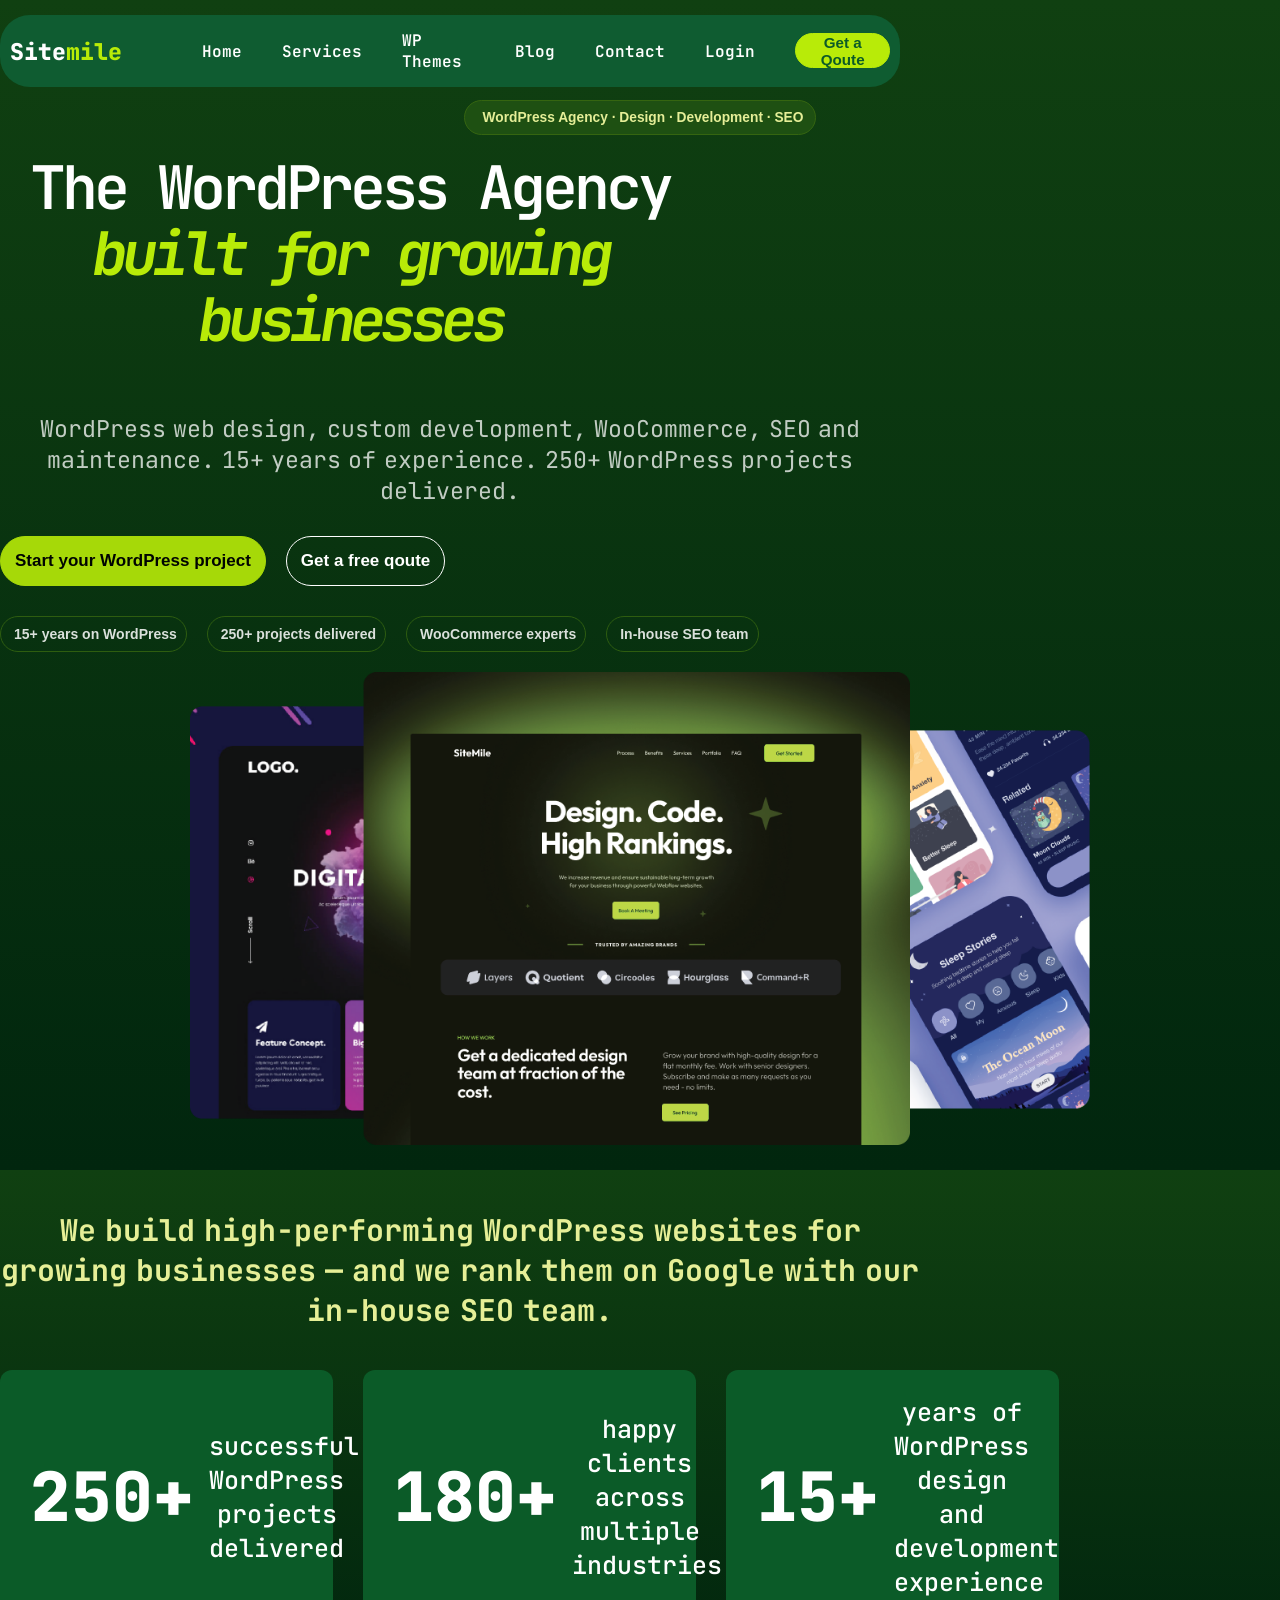
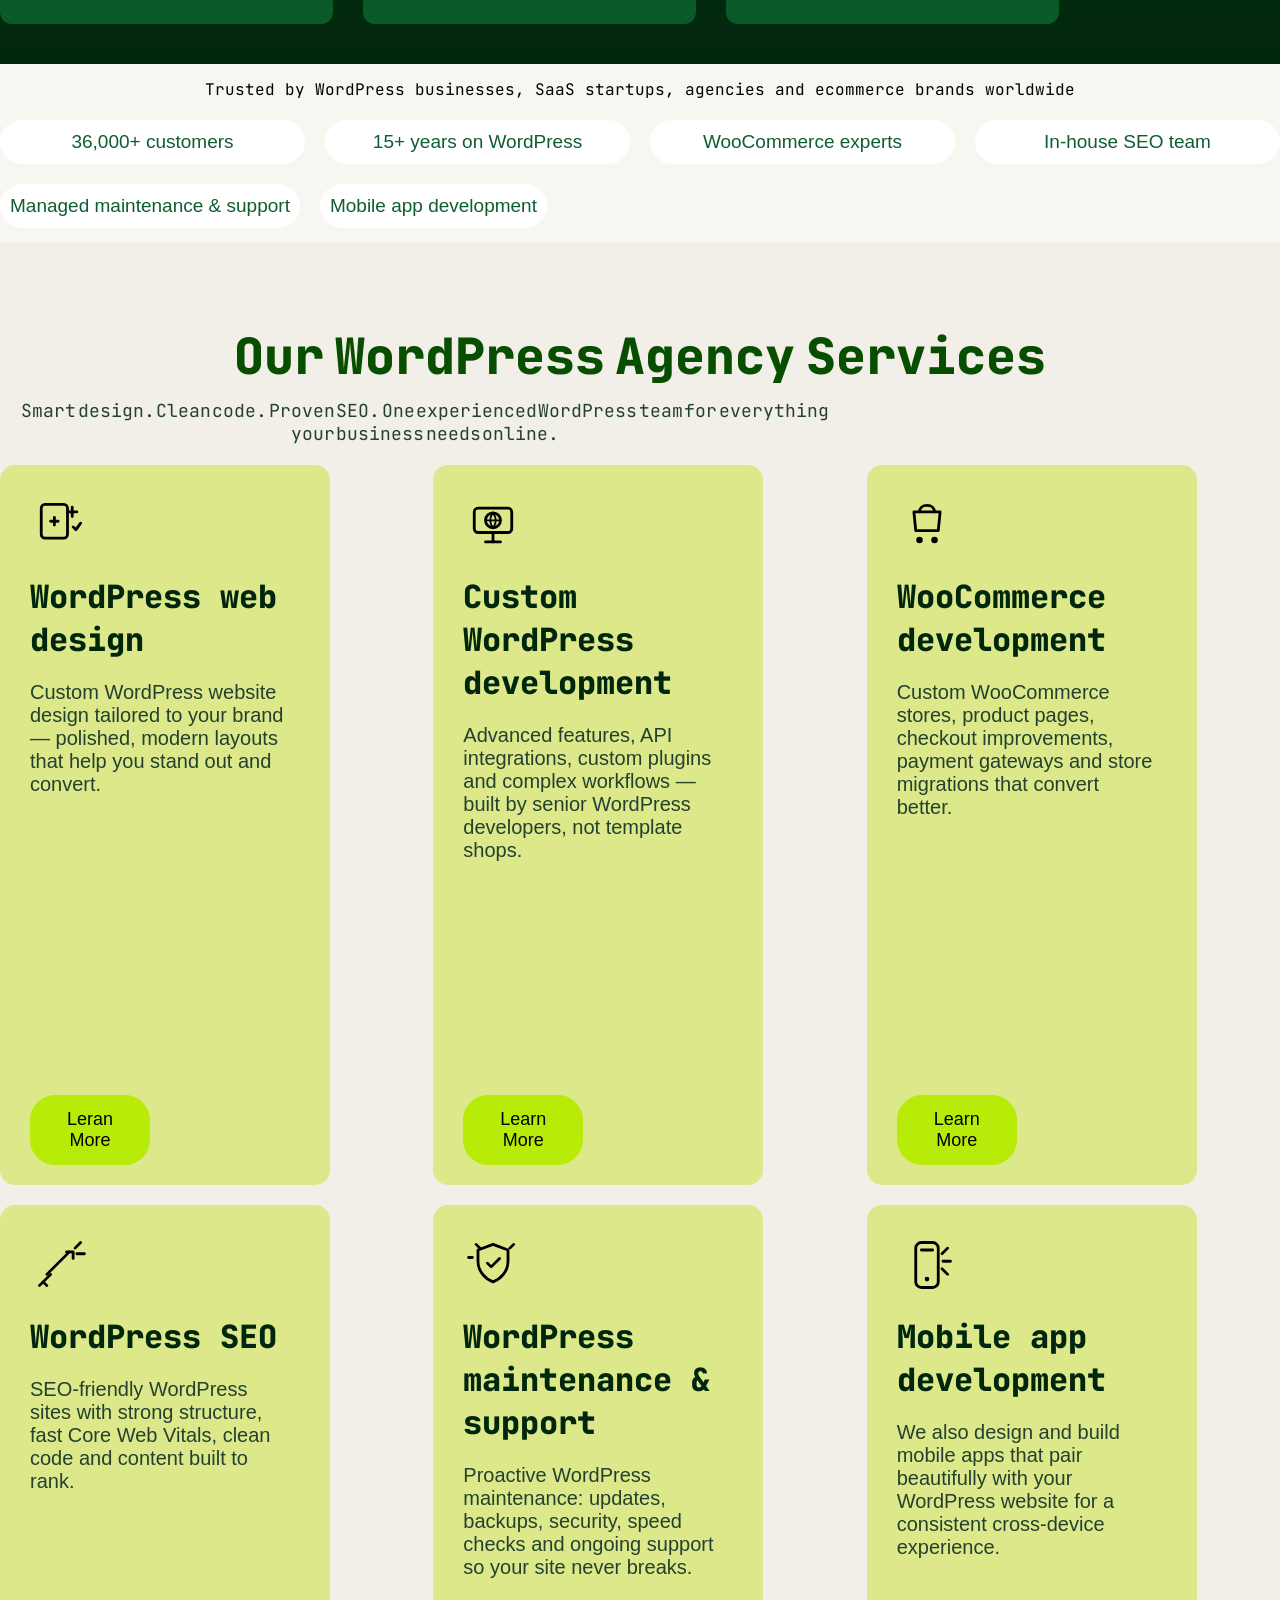
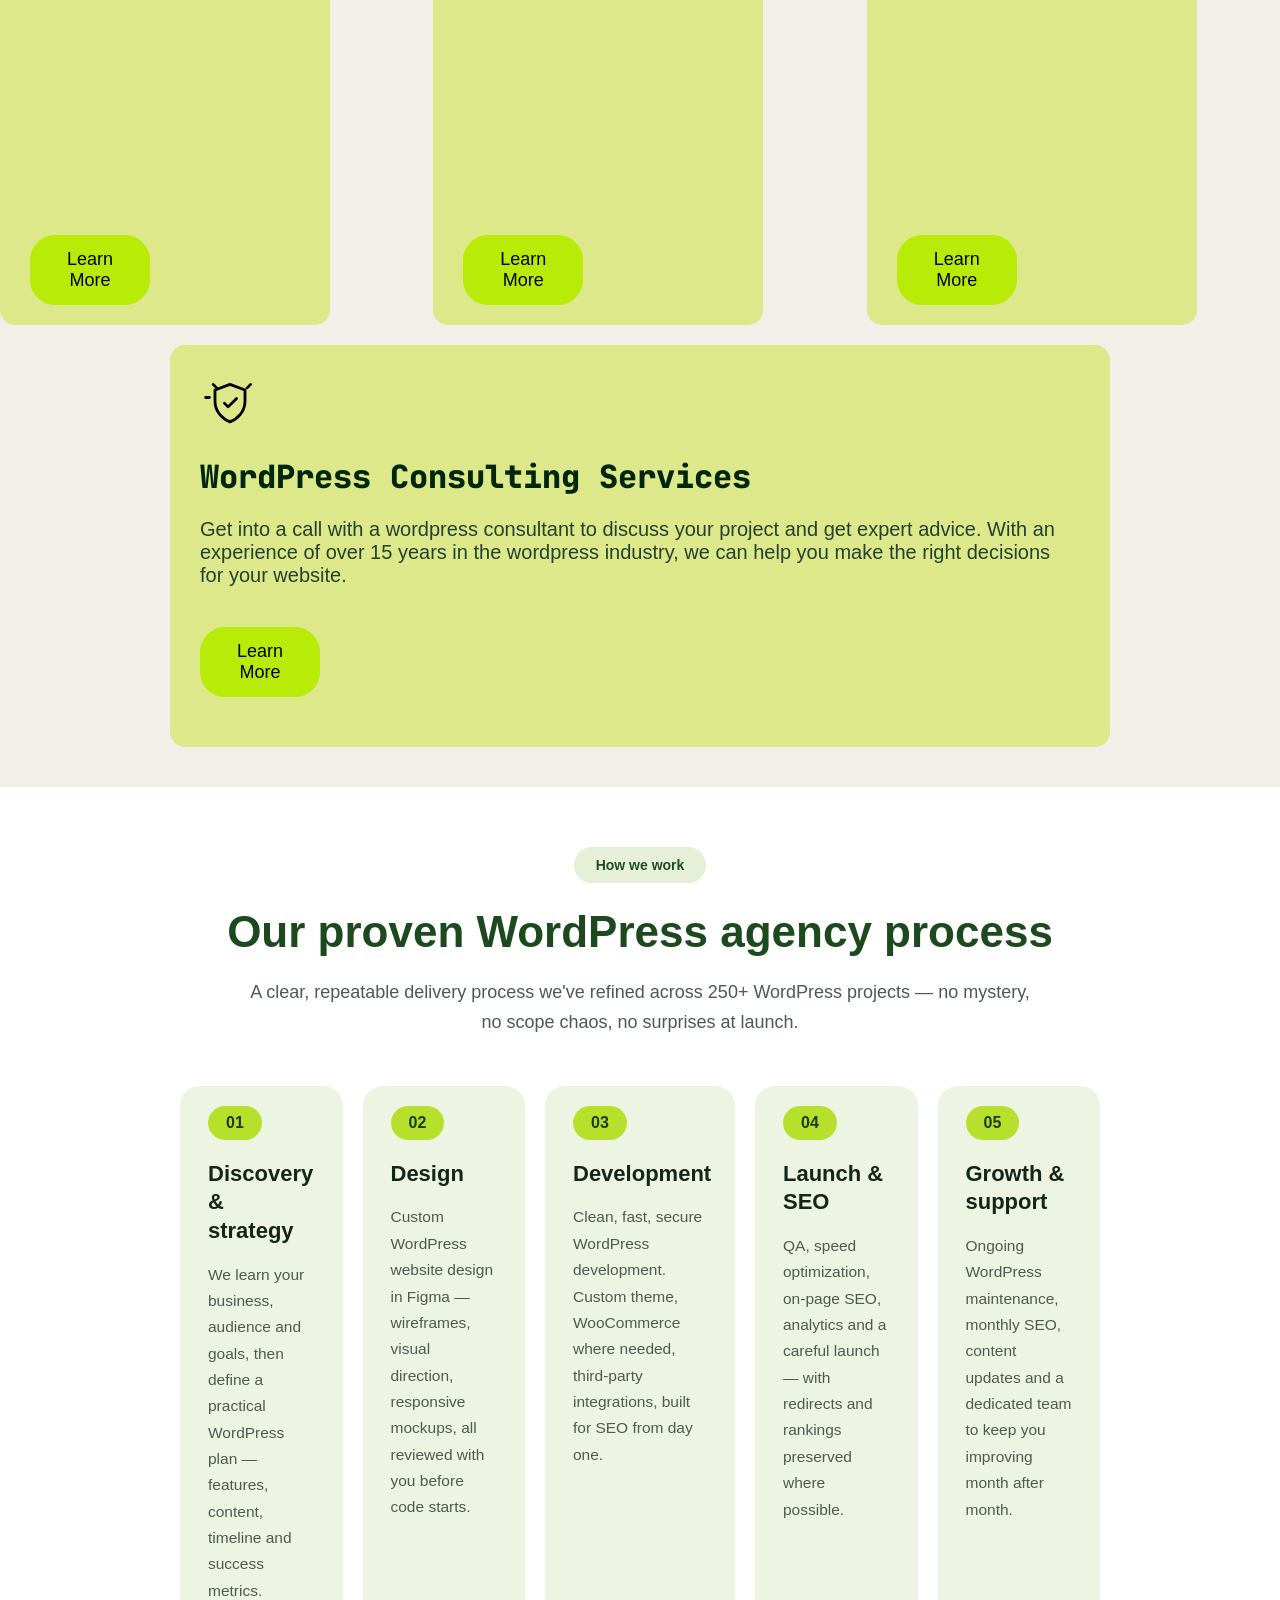
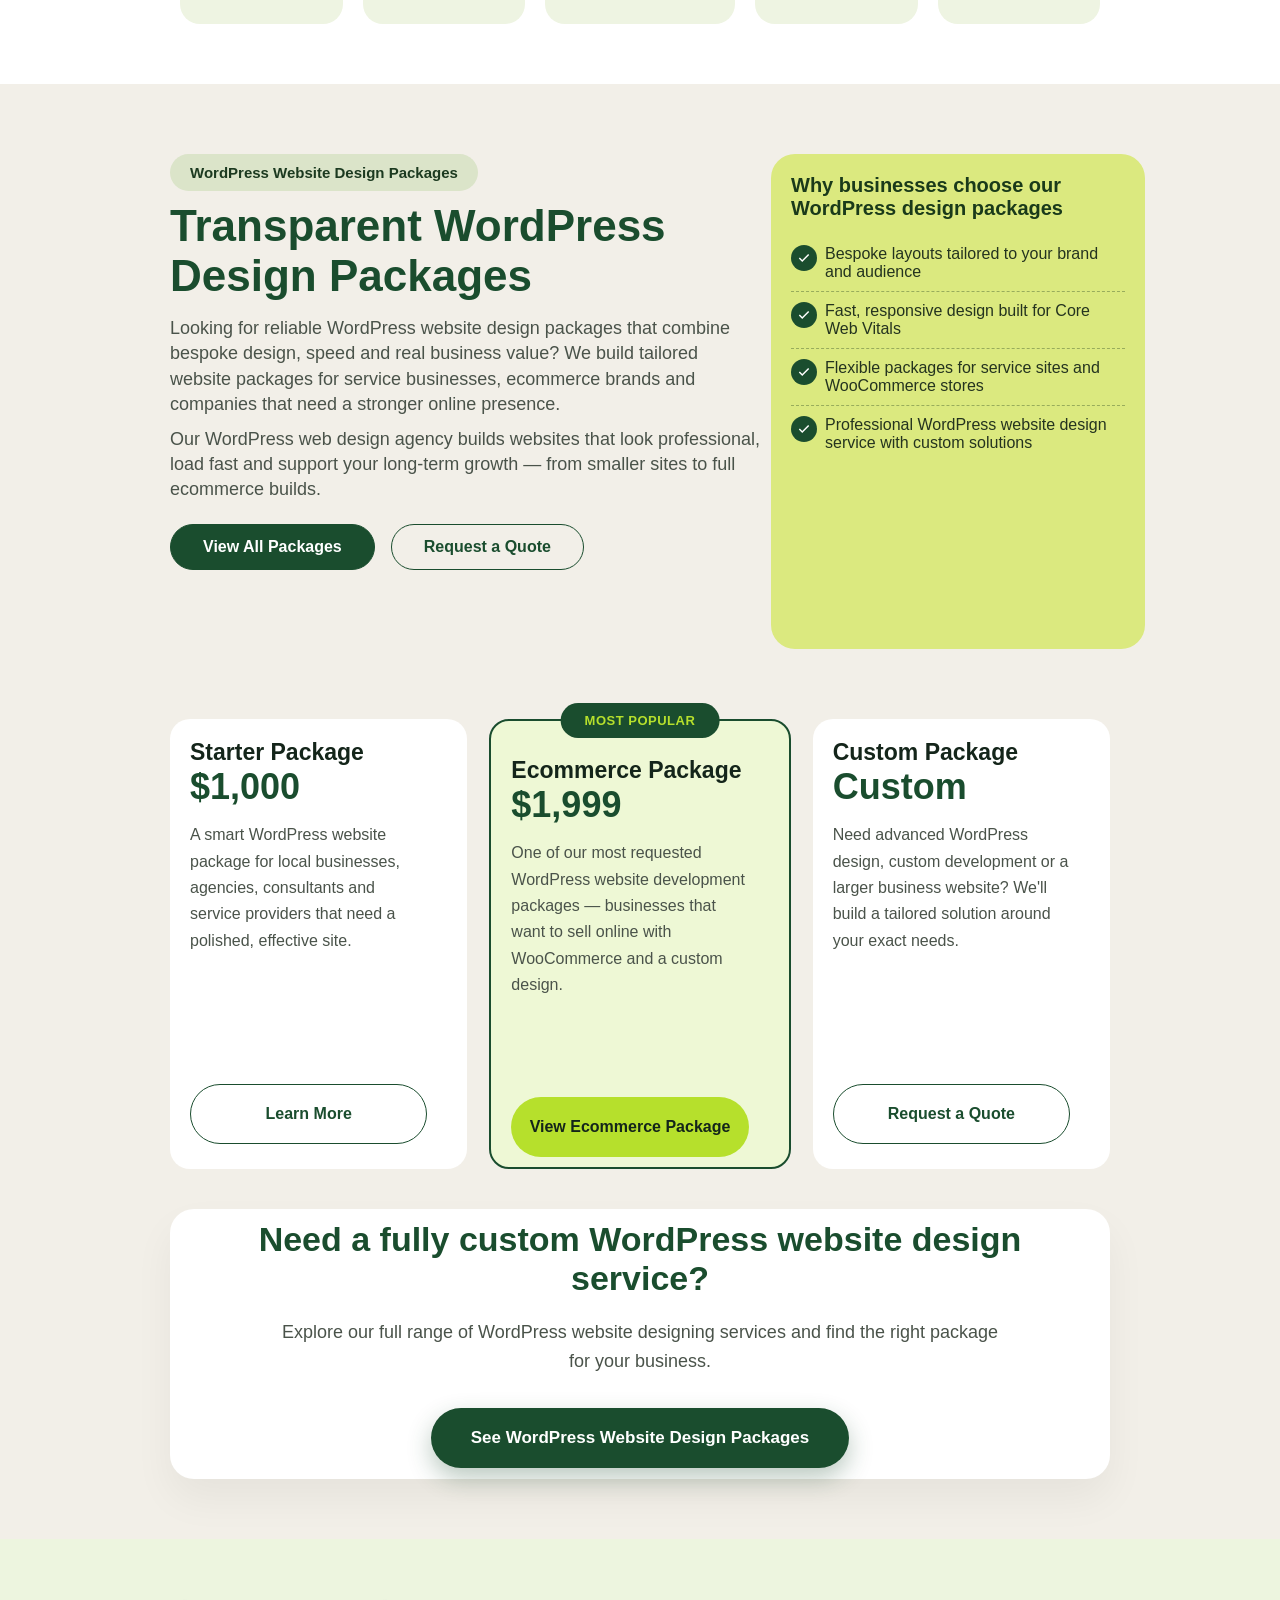
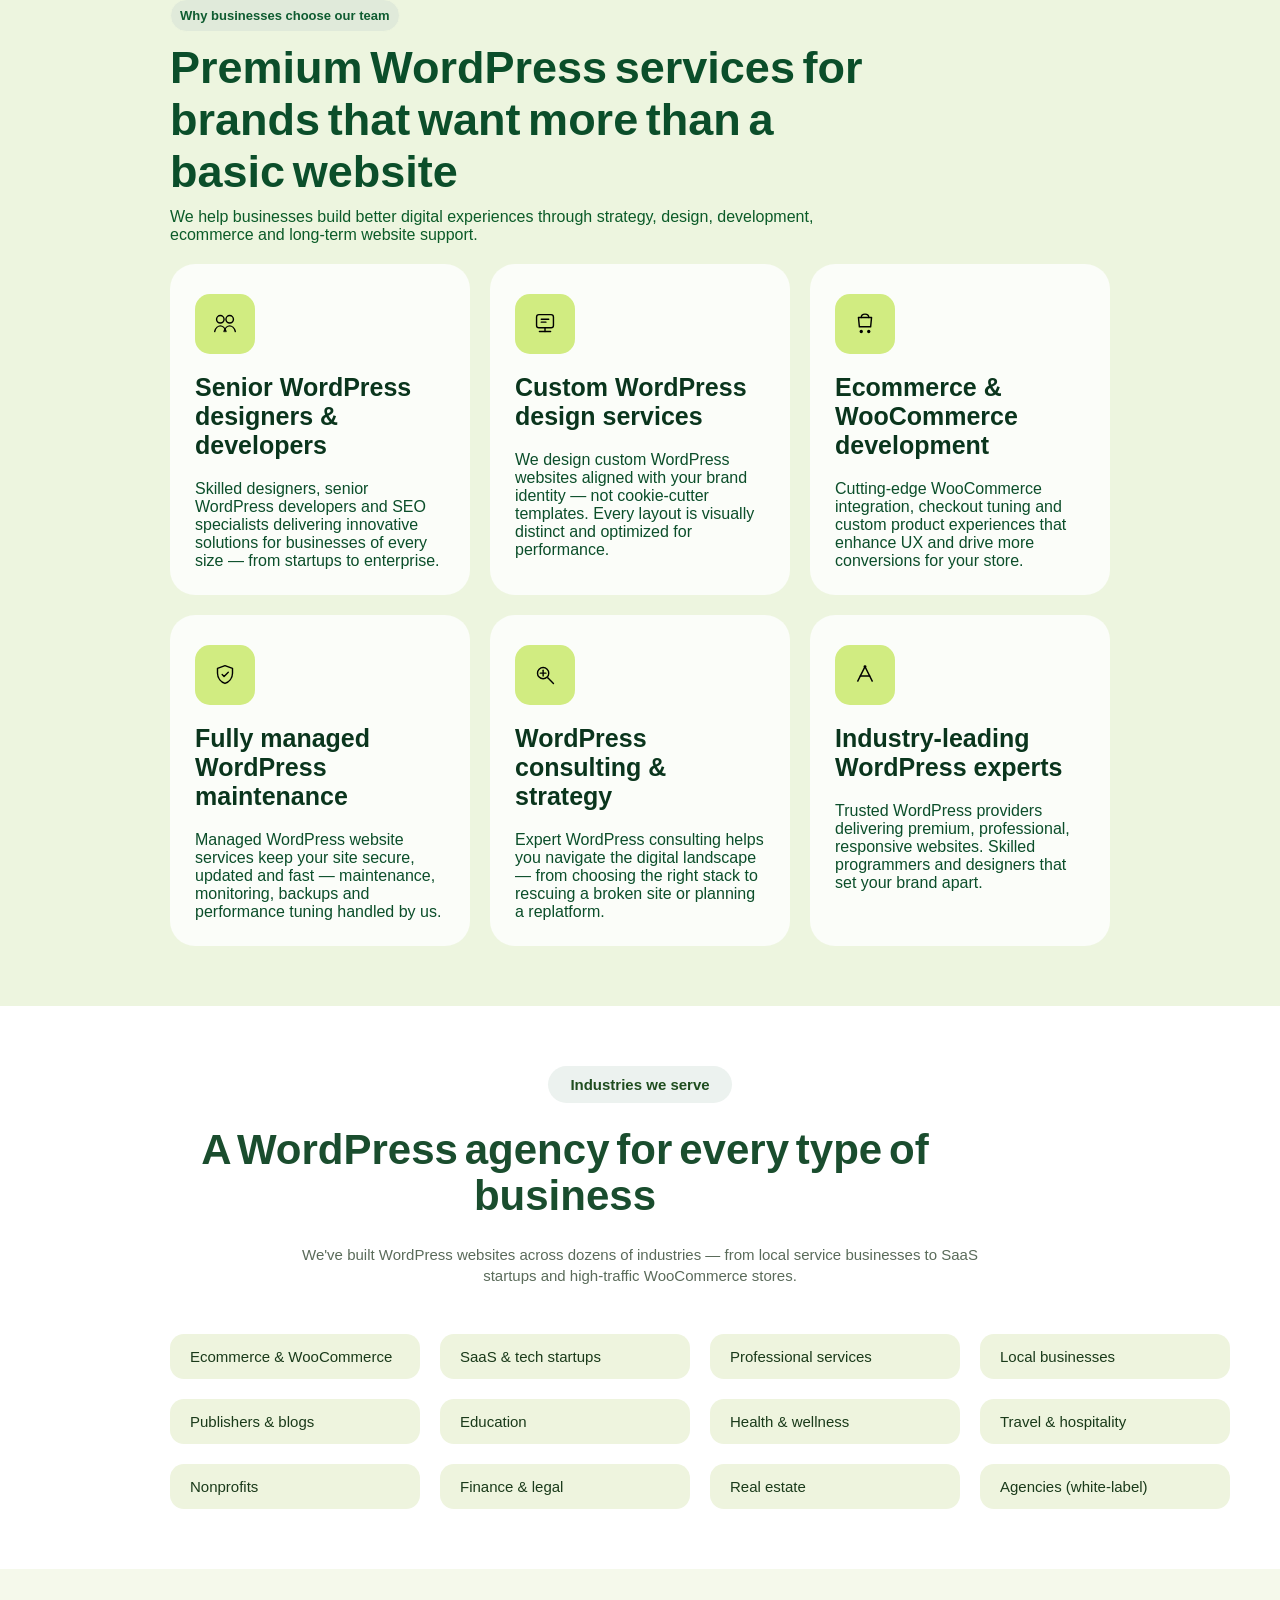
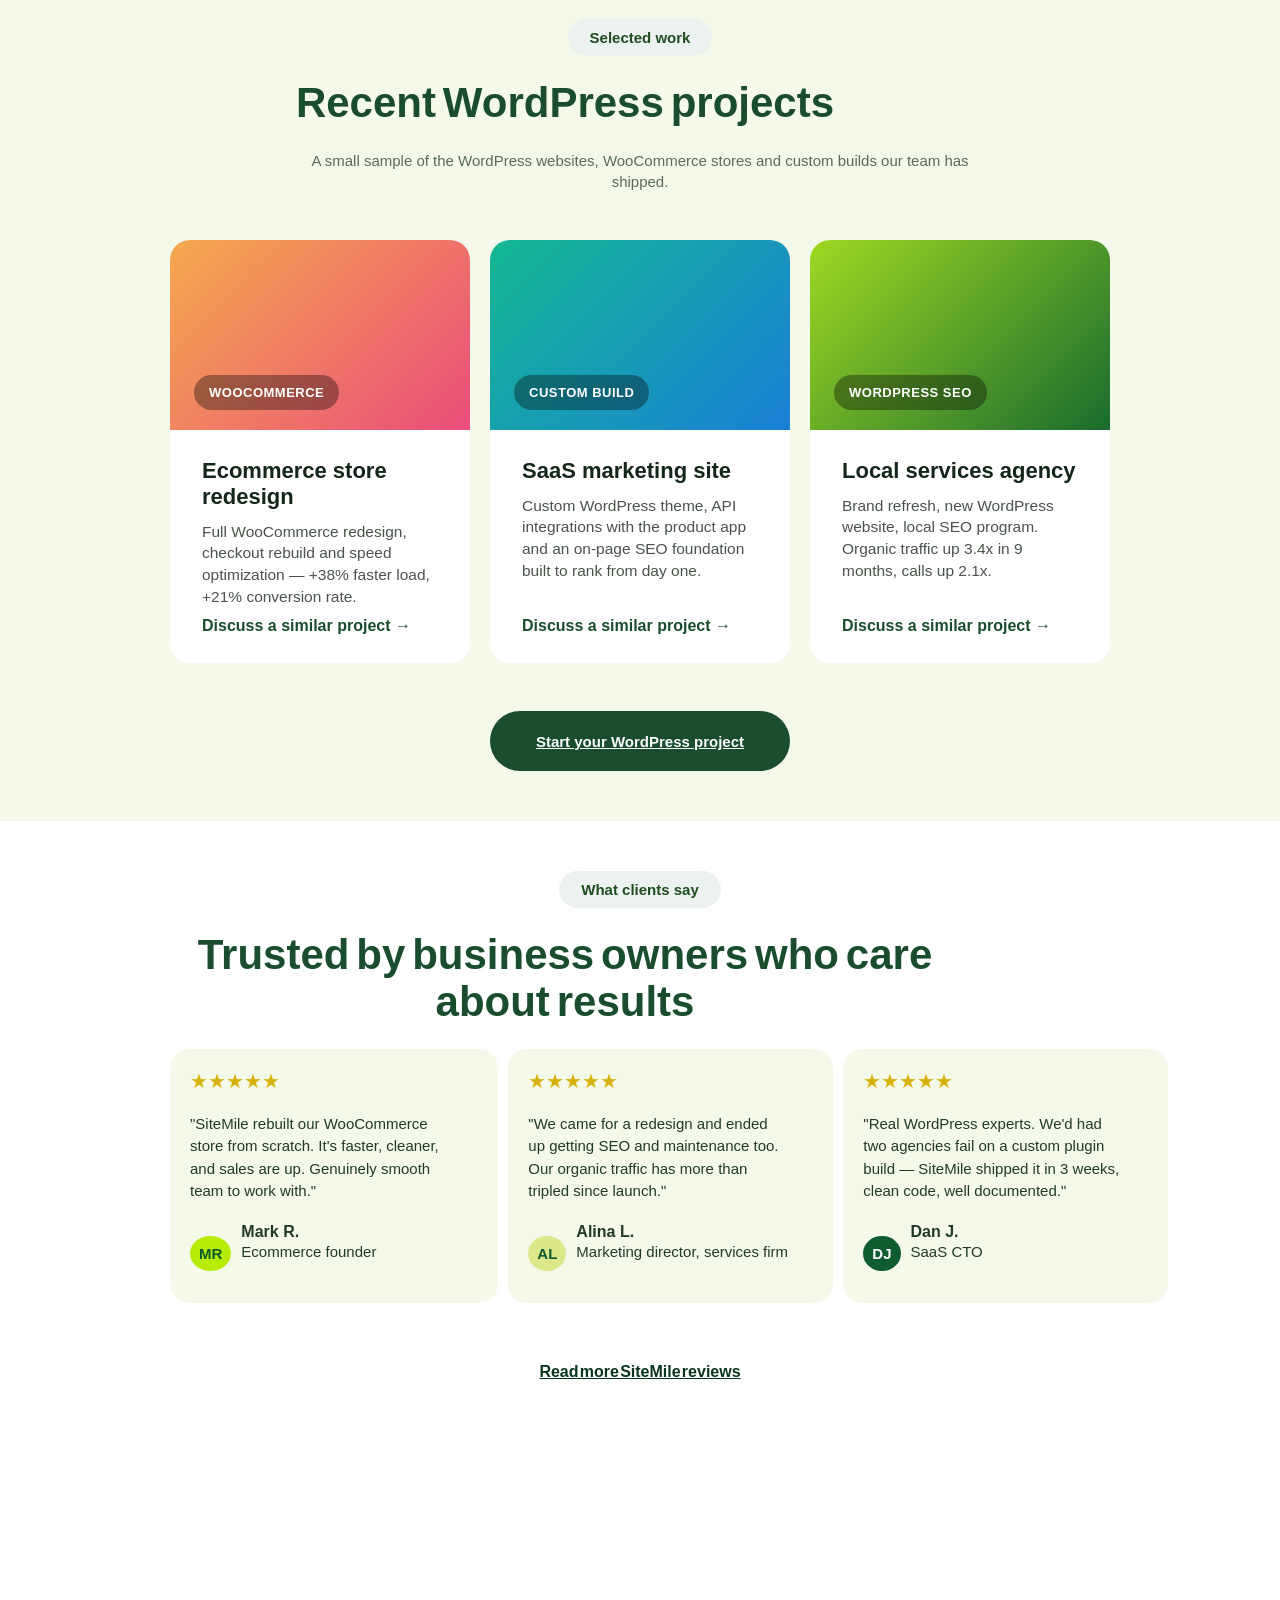
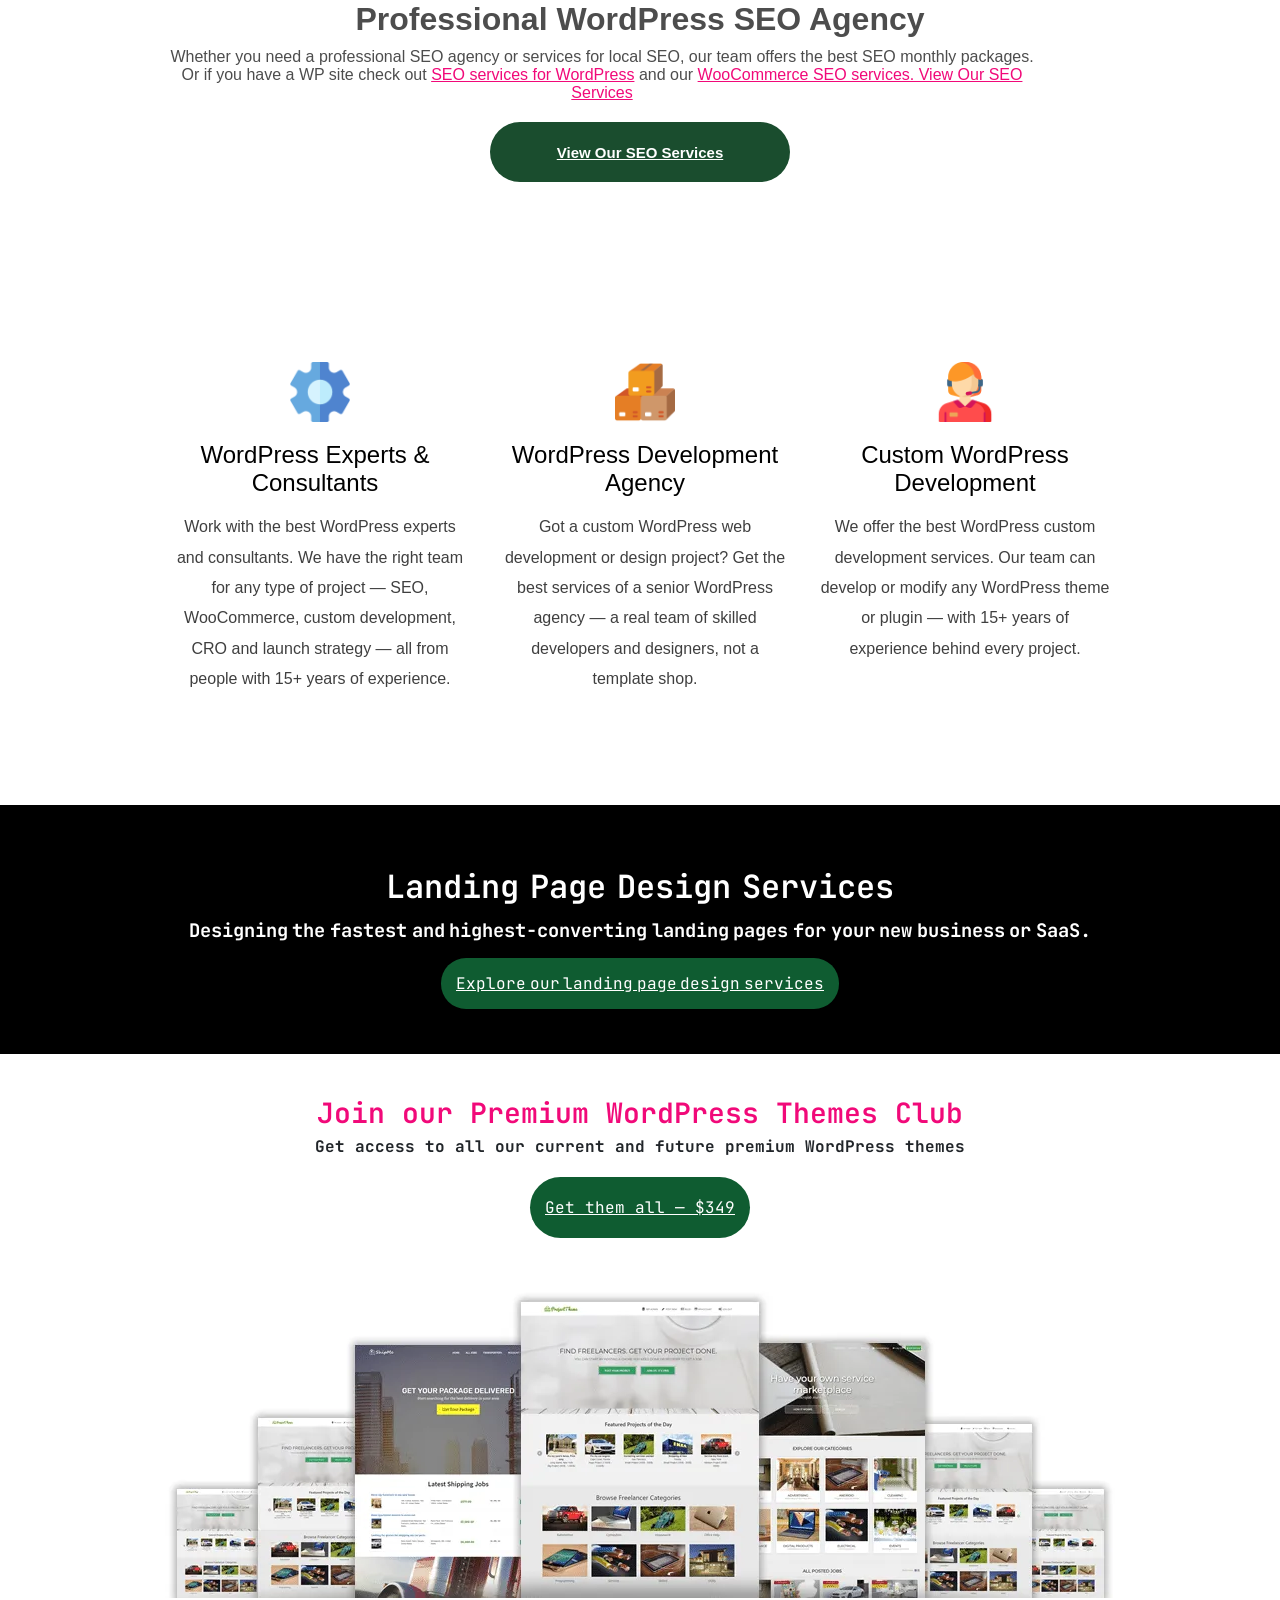
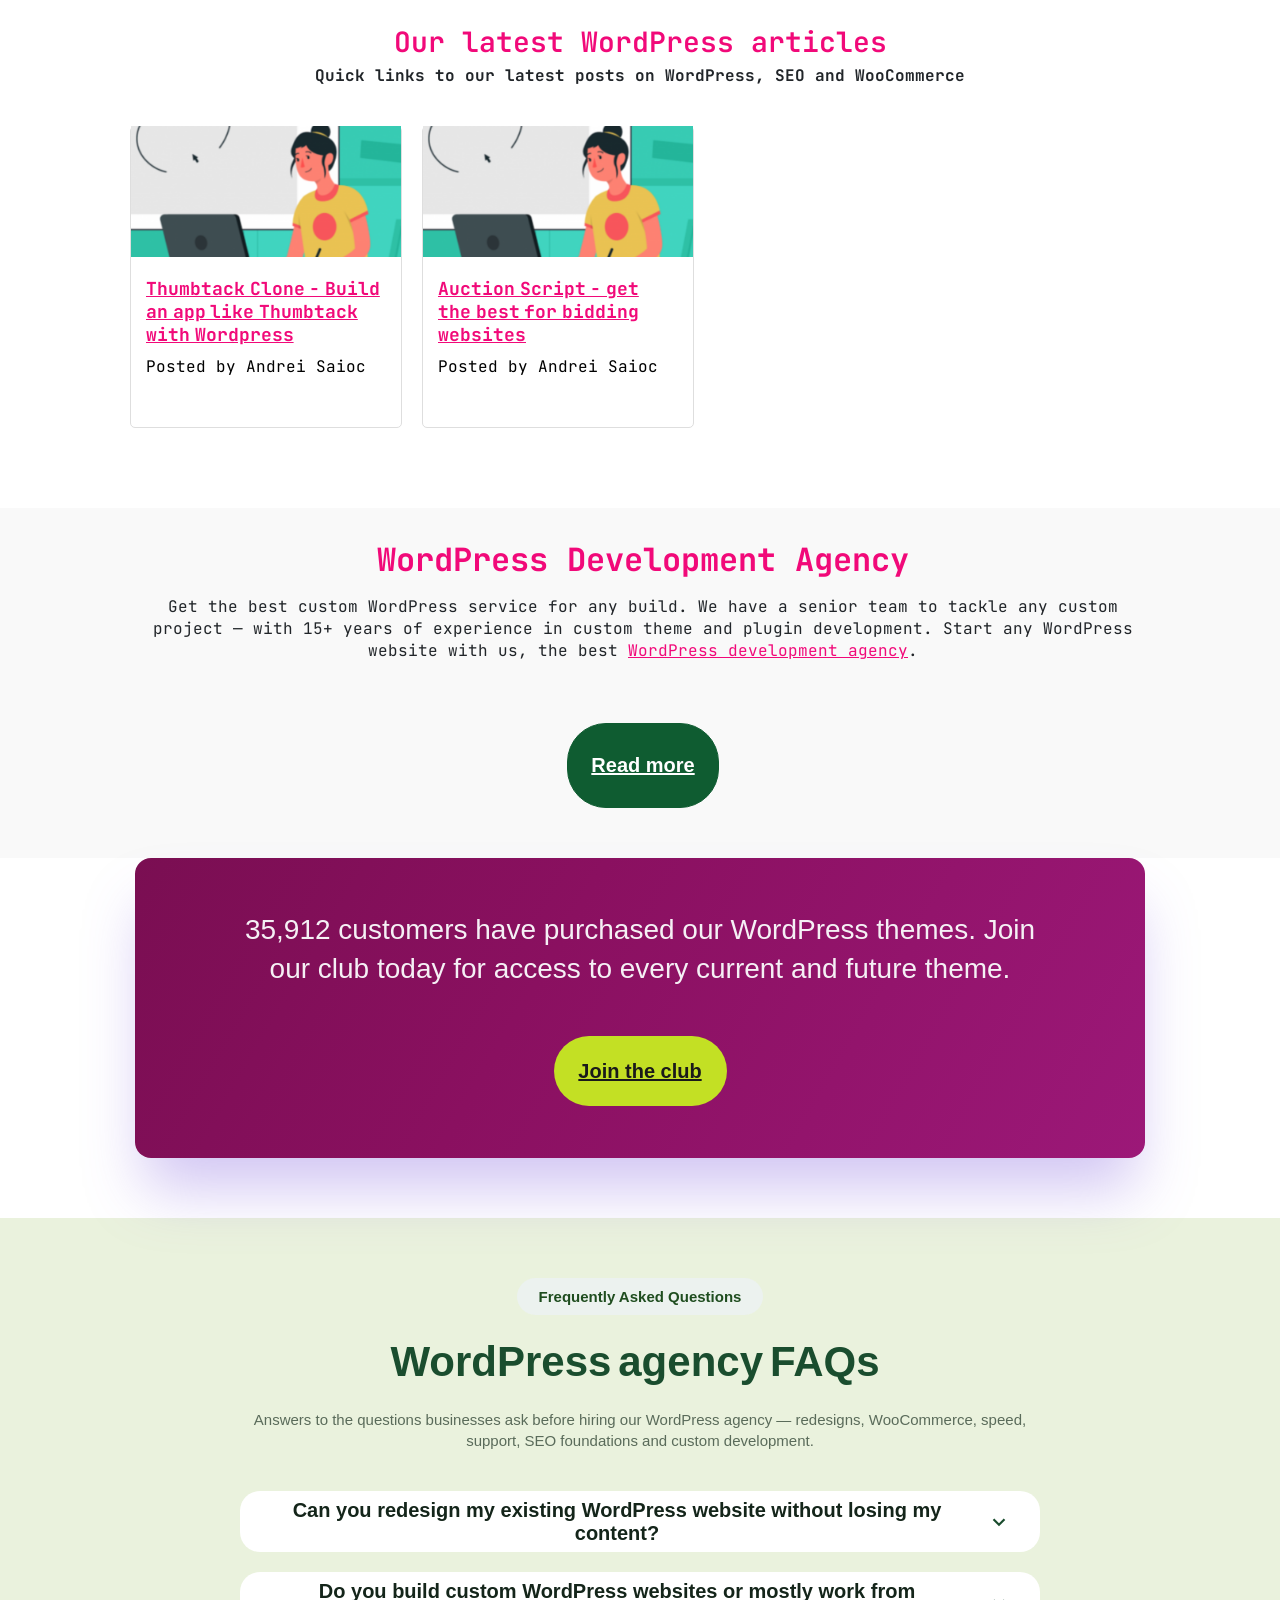
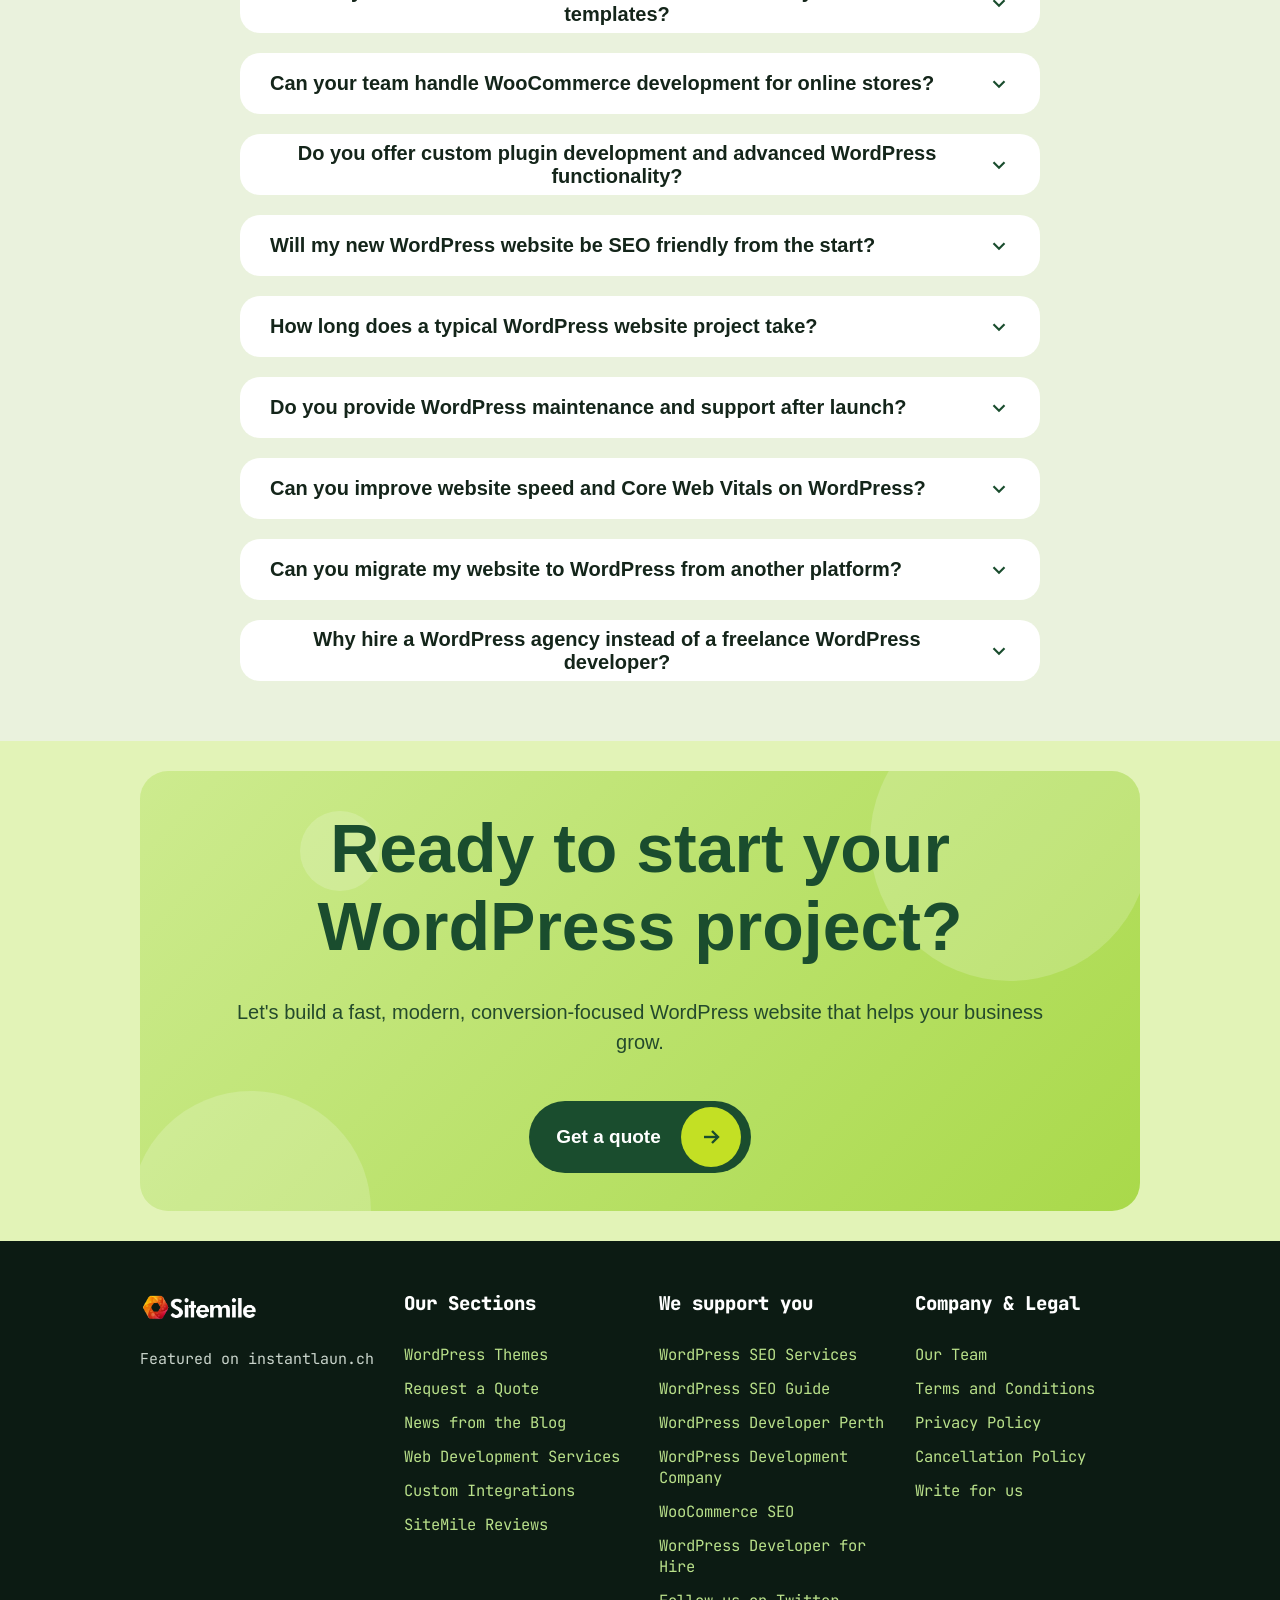
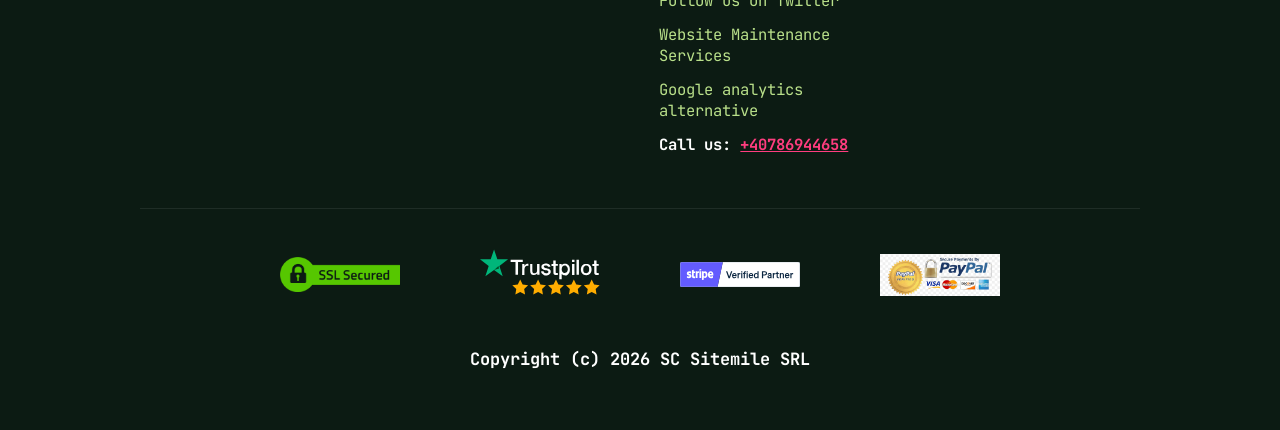
<file: index.html>
<!DOCTYPE html>
<html lang="en">

<head>
  <meta charset="UTF-8">
  <meta name="viewport" content="width=device-width, initial-scale=1.0">
  <link rel="stylesheet" href="css/style.css">
  <link rel="preconnect" href="https://fonts.googleapis.com">
  <link rel="preconnect" href="https://fonts.gstatic.com" crossorigin>
  <link href="https://fonts.googleapis.com/css2?family=JetBrains+Mono:ital,wght@0,100..800;1,100..800&family=Lato:ital,
wght@0,100;0,300;0,400;0,700;0,900;1,100;1,300;1,400;1,700;1,900&display=swap" rel="stylesheet">
  <title>Document</title>
</head>

<body>
  <nav>
    <div>
      <p class="site-p">Site<span style="color: #B8EB08;">mile</span></p>
    </div>
    <div>
      <ul class="nav-list">
        <li>Home</li>
        <li class="Services">Services
          <div class="Services-info">
            <p>WordPress Web Design</p>
            <p>WordPress Web Development</p>
            <p>Affordable Web Design</p>
            <p>Ecommerce SEO Packages</p>
            <p>Wix SEO Services</p>
            <p> Home Services SEO</p>
            <p>Resturant SEO</p>
            <p>Enterprise SEO Services</p>
            <p>SEO Pacckages</p>
            <p>WordPress SEO</p>
            <p>WordPress Maintainance</p>
            <p>Mobile App Development</p>
            <p>WooCommerce Development</p>
            <p>Hire WordPress Developers</p>
            <p>WordPress Consulting</p>
          </div>
        </li>
        <li>WP Themes</li>
        <li>Blog</li>
        <li>Contact</li>
        <li>Login</li>
        <li>
          <button>Get a Qoute</button>
        </li>
      </ul>
    </div>
  </nav>

  <section class="first-section">
    <div class="first-sectiondiv">
      <button class="WordPress">WordPress Agency · Design · Development · SEO</button>
      <h1 class="WordPress-h1">
        The WordPress Agency <span>built for growing businesses</span>
      </h1>
      <p>
        WordPress web design, custom development, WooCommerce, SEO and maintenance. 15+ years of experience. 250+
        WordPress projects delivered.
      </p>
      <div class="first-sectiondiv2">
        <button class="btn1">Start your WordPress project</button>
        <button class="btn2">Get a free qoute</button>
      </div>
      <div class="first-sectiondiv3">
        <button>15+ years on WordPress</button>
        <button>250+ projects delivered</button>
        <button>WooCommerce experts</button>
        <button>In-house SEO team</button>
      </div>
      <img class="Asset-img"
        src="/WordPress Agency _ WordPress Design, Development, WooCommerce & SEO _ SiteMile/imgi_1_Asset-1@2x.png"
        alt="">
    </div>

  </section>

  <section class="section2">
    <div>
      <h2 class="section2-h2">
        We build high-performing WordPress websites for growing businesses — and we rank them on Google with our
        in-house SEO team.
      </h2>
      <div class="section2-div">
        <div>
          <h1>250+</h1>
          <p>successful WordPress projects delivered</p>
        </div>
        <div>
          <h1>180+</h1>
          <p>happy clients across multiple industries</p>
        </div>
        <div>
          <h1>15+</h1>
          <p class="stubornp"> years of WordPress design and development experience</p>
        </div>
      </div>
    </div>

  </section>

  <section class="trusted">
    <p>
      Trusted by WordPress businesses, SaaS startups, agencies and ecommerce brands worldwide
    </p>
    <div class="trusted-div">
      <button>36,000+ customers</button>
      <button>15+ years on WordPress</button>
      <button>WooCommerce experts</button>
      <button>In-house SEO team</button>
    </div>
    <div class="trust-div">
      <button>Managed maintenance & support</button>
      <button>Mobile app development</button>
    </div>
  </section>

  <section class="Agency-service">
    <h1>Our WordPress Agency Services</h1>
    <p class="smart">Smart design. Clean code. Proven SEO. One experienced WordPress team for everything your business
      needs online.</p>
    <div class="Agency-card">
      <div>
        <img src="/WordPress Agency _ WordPress Design, Development, WooCommerce & SEO _ SiteMile/download (6).svg"
          alt="">
        <h3>WordPress web design</h3>
        <p>Custom WordPress website design tailored to your brand — polished, modern layouts that help you stand out and
          convert.</p>
        <button> Leran More</button>
      </div>
      <div>
        <img src="/WordPress Agency _ WordPress Design, Development, WooCommerce & SEO _ SiteMile/download (7).svg"
          alt="">
        <h3>Custom WordPress development</h3>
        <p>Advanced features, API integrations, custom plugins and complex workflows — built by senior WordPress
          developers, not template shops.</p>
        <button>Learn More</button>
      </div>
      <div>
        <img src="/WordPress Agency _ WordPress Design, Development, WooCommerce & SEO _ SiteMile/download (3).svg"
          alt="">
        <h3>WooCommerce development</h3>
        <p>Custom WooCommerce stores, product pages, checkout improvements, payment gateways and store migrations that
          convert better.</p>
        <button> Learn More</button>
      </div>
      <div>
        <img src="/WordPress Agency _ WordPress Design, Development, WooCommerce & SEO _ SiteMile/download (9).svg"
          alt="">
        <h3>WordPress SEO</h3>
        <p>SEO-friendly WordPress sites with strong structure, fast Core Web Vitals, clean code and content built to
          rank.</p>
        <button> Learn More</button>
      </div>
      <div>
        <img src="/WordPress Agency _ WordPress Design, Development, WooCommerce & SEO _ SiteMile/download (10).svg"
          alt="">
        <h3>WordPress maintenance & support</h3>
        <p>Proactive WordPress maintenance: updates, backups, security, speed checks and ongoing support so your site
          never breaks.</p>
        <button> Learn More</button>
      </div>
      <div>
        <img src="/WordPress Agency _ WordPress Design, Development, WooCommerce & SEO _ SiteMile/download (11).svg"
          alt="">
        <h3>Mobile app development</h3>
        <p>We also design and build mobile apps that pair beautifully with your WordPress website for a consistent
          cross-device experience.</p>
        <button>Learn More</button>
      </div>
    </div>
    <div class="Agency-card2">
      <img src="/WordPress Agency _ WordPress Design, Development, WooCommerce & SEO _ SiteMile/download (12).svg"
        alt="">
      <h1>WordPress Consulting Services</h1>
      <p>Get into a call with a wordpress consultant to discuss your project and get expert advice. With an experience
        of over 15 years in the wordpress industry, we can help you make the right decisions for your website.</p>
      <button>Learn More</button>
    </div>

  </section>


  <div class="process-section">

    <span class="process-section__badge">How we work</span>
    <h2 class="process-section__title">Our proven WordPress agency process</h2>
    <p class="process-section__subtitle">
      A clear, repeatable delivery process we've refined across 250+ WordPress projects — no mystery, no scope chaos, no
      surprises at launch.
    </p>

    <div class="process-grid">

      <div class="process-card">
        <span class="process-card__number">01</span>
        <h3 class="process-card__title">Discovery &amp; strategy</h3>
        <p class="process-card__text">We learn your business, audience and goals, then define a practical WordPress plan
          — features, content, timeline and success metrics.</p>
      </div>

      <div class="process-card">
        <span class="process-card__number">02</span>
        <h3 class="process-card__title">Design</h3>
        <p class="process-card__text">Custom WordPress website design in Figma — wireframes, visual direction,
          responsive mockups, all reviewed with you before code starts.</p>
      </div>

      <div class="process-card">
        <span class="process-card__number">03</span>
        <h3 class="process-card__title">Development</h3>
        <p class="process-card__text">Clean, fast, secure WordPress development. Custom theme, WooCommerce where needed,
          third-party integrations, built for SEO from day one.</p>
      </div>

      <div class="process-card">
        <span class="process-card__number">04</span>
        <h3 class="process-card__title">Launch &amp; SEO</h3>
        <p class="process-card__text">QA, speed optimization, on-page SEO, analytics and a careful launch — with
          redirects and rankings preserved where possible.</p>
      </div>

      <div class="process-card">
        <span class="process-card__number">05</span>
        <h3 class="process-card__title">Growth &amp; support</h3>
        <p class="process-card__text">Ongoing WordPress maintenance, monthly SEO, content updates and a dedicated team
          to keep you improving month after month.</p>
      </div>

    </div>

  </div>
  <section class="section3">


    <div class="hero-section">

      <div class="hero-content">
        <span class="hero-content__badge">WordPress Website Design Packages</span>

        <h1 class="hero-content__title">Transparent WordPress Design Packages</h1>

        <p class="hero-content__text">
          Looking for reliable WordPress website design packages that combine bespoke design, speed and real business
          value? We build tailored website packages for service businesses, ecommerce brands and companies that need a
          stronger online presence.
        </p>

        <p class="hero-content__text">
          Our WordPress web design agency builds websites that look professional, load fast and support your long-term
          growth — from smaller sites to full ecommerce builds.
        </p>

        <div class="hero-content__actions">
          <a href="#" class="hero-btn hero-btn--solid">View All Packages</a>
          <a href="#" class="hero-btn hero-btn--outline">Request a Quote</a>
        </div>
      </div>

      <div class="hero-card">
        <h2 class="hero-card__title">Why businesses choose our WordPress design packages</h2>

        <ul class="hero-card__list">
          <li>
            <span class="hero-card__check">
              <svg viewBox="0 0 24 24">
                <polyline points="4 12 9 17 20 6" />
              </svg>
            </span>
            <p>Bespoke layouts tailored to your brand and audience</p>
          </li>
          <li>
            <span class="hero-card__check">
              <svg viewBox="0 0 24 24">
                <polyline points="4 12 9 17 20 6" />
              </svg>
            </span>
            <p>Fast, responsive design built for Core Web Vitals</p>
          </li>
          <li>
            <span class="hero-card__check">
              <svg viewBox="0 0 24 24">
                <polyline points="4 12 9 17 20 6" />
              </svg>
            </span>
            <p>Flexible packages for service sites and WooCommerce stores</p>
          </li>
          <li>
            <span class="hero-card__check">
              <svg viewBox="0 0 24 24">
                <polyline points="4 12 9 17 20 6" />
              </svg>
            </span>
            <p>Professional WordPress website design service with custom solutions</p>
          </li>
        </ul>
      </div>

    </div>
    <div class="pricing-grid">

      <div class="pricing-card">
        <h3 class="pricing-card__title">Starter Package</h3>
        <p class="pricing-card__price">$1,000</p>
        <p class="pricing-card__text">A smart WordPress website package for local businesses, agencies, consultants and
          service providers that need a polished, effective site.</p>
        <a href="#" class="pricing-btn pricing-btn--outline">Learn More</a>
      </div>

      <div class="pricing-card pricing-card--featured">
        <span class="pricing-card__badge">MOST POPULAR</span>
        <h3 class="pricing-card__title">Ecommerce Package</h3>
        <p class="pricing-card__price">$1,999</p>
        <p class="pricing-card__text">One of our most requested WordPress website development packages — businesses that
          want to sell online with WooCommerce and a custom design.</p>
        <a href="#" class="pricing-btn pricing-btn--solid">View Ecommerce Package</a>
      </div>

      <div class="pricing-card">
        <h3 class="pricing-card__title">Custom Package</h3>
        <p class="pricing-card__price">Custom</p>
        <p class="pricing-card__text">Need advanced WordPress design, custom development or a larger business website?
          We'll build a tailored solution around your exact needs.</p>
        <a href="#" class="pricing-btn pricing-btn--outline">Request a Quote</a>
      </div>

    </div>

    <div class="cta-card">
      <h2 class="cta-card__title">Need a fully custom WordPress website design service?</h2>
      <p class="cta-card__text">Explore our full range of WordPress website designing services and find the right
        package for your business.</p>
      <a href="#" class="cta-card__btn">See WordPress Website Design Packages</a>
    </div>

  </section>

  <section class="section4">
    <button>Why businesses choose our team</button>
    <h2>Premium WordPress services for brands that want more than a basic website</h2>
    <p class="p-d">We help businesses build better digital experiences through strategy, design, development, ecommerce
      and long-term website support.</p>
    <div class="section4-grid">
      <div>
        <img src="/WordPress Agency _ WordPress Design, Development, WooCommerce & SEO _ SiteMile/download (5).svg"
          alt="">
        <h3>Senior WordPress designers & developers</h3>
        <p>Skilled designers, senior WordPress developers and SEO specialists delivering innovative solutions for
          businesses of every size — from startups to enterprise.</p>
      </div>
      <div>
        <img src="/WordPress Agency _ WordPress Design, Development, WooCommerce & SEO _ SiteMile/download (4).svg"
          alt="">
        <h3>Custom WordPress design services</h3>
        <p>We design custom WordPress websites aligned with your brand identity — not cookie-cutter templates. Every
          layout is visually distinct and optimized for performance.</p>
      </div>
      <div>
        <img src="/WordPress Agency _ WordPress Design, Development, WooCommerce & SEO _ SiteMile/download (3).svg"
          alt="">
        <h3>Ecommerce & WooCommerce development</h3>
        <p>Cutting-edge WooCommerce integration, checkout tuning and custom product experiences that enhance UX and
          drive more conversions for your store.</p>
      </div>
      <div>
        <img src="/WordPress Agency _ WordPress Design, Development, WooCommerce & SEO _ SiteMile/download (2).svg"
          alt="">
        <h3>Fully managed WordPress maintenance</h3>
        <p>Managed WordPress website services keep your site secure, updated and fast — maintenance, monitoring, backups
          and performance tuning handled by us.</p>
      </div>
      <div>
        <img src="/WordPress Agency _ WordPress Design, Development, WooCommerce & SEO _ SiteMile/download (1).svg"
          alt="">
        <h3>WordPress consulting & strategy</h3>
        <p>Expert WordPress consulting helps you navigate the digital landscape — from choosing the right stack to
          rescuing a broken site or planning a replatform.</p>
      </div>
      <div>
        <img src="/WordPress Agency _ WordPress Design, Development, WooCommerce & SEO _ SiteMile/download.svg" alt="">
        <h3>Industry-leading WordPress experts</h3>
        <p>Trusted WordPress providers delivering premium, professional, responsive websites. Skilled programmers and
          designers that set your brand apart.</p>
      </div>
    </div>

  </section>

  <div class="industries-section">

    <span class="industries-section__badge">Industries we serve</span>
    <h2 class="industries-section__title">A WordPress agency for every type of business</h2>
    <p class="industries-section__subtitle">
      We've built WordPress websites across dozens of industries — from local service businesses to SaaS startups and
      high-traffic WooCommerce stores.
    </p>

    <div class="industries-grid">
      <div class="industry-tag">Ecommerce & WooCommerce</div>
      <div class="industry-tag">SaaS & tech startups</div>
      <div class="industry-tag">Professional services</div>
      <div class="industry-tag">Local businesses</div>

      <div class="industry-tag">Publishers & blogs</div>
      <div class="industry-tag">Education</div>
      <div class="industry-tag">Health & wellness</div>
      <div class="industry-tag">Travel & hospitality</div>

      <div class="industry-tag">Nonprofits</div>
      <div class="industry-tag">Finance & legal</div>
      <div class="industry-tag">Real estate</div>
      <div class="industry-tag">Agencies (white-label)</div>
    </div>

  </div>

  <div class="work-section">
    <span class="industries-section__badge">Selected work</span>
    <h2 class="industries-section__title">Recent WordPress projects</h2>
    <p class="industries-section__subtitle">
      A small sample of the WordPress websites, WooCommerce stores and custom builds our team has shipped.
    </p>

    <div class="showcase-grid">

      <div class="showcase-card">
        <div class="showcase-card__image showcase-card__image--woo">
          <span class="showcase-card__badge">WOOCOMMERCE</span>
        </div>
        <div class="showcase-card__body">
          <h3 class="showcase-card__title">Ecommerce store redesign</h3>
          <p class="showcase-card__text">Full WooCommerce redesign, checkout rebuild and speed optimization — +38%
            faster load, +21% conversion rate.</p>
          <a href="#" class="showcase-card__link">Discuss a similar project &#8594;</a>
        </div>
      </div>

      <div class="showcase-card">
        <div class="showcase-card__image showcase-card__image--custom">
          <span class="showcase-card__badge">CUSTOM BUILD</span>
        </div>
        <div class="showcase-card__body">
          <h3 class="showcase-card__title">SaaS marketing site</h3>
          <p class="showcase-card__text">Custom WordPress theme, API integrations with the product app and an on-page
            SEO foundation built to rank from day one.</p>
          <a href="#" class="showcase-card__link">Discuss a similar project &#8594;</a>
        </div>
      </div>

      <div class="showcase-card">
        <div class="showcase-card__image showcase-card__image--seo">
          <span class="showcase-card__badge">WORDPRESS SEO</span>
        </div>
        <div class="showcase-card__body">
          <h3 class="showcase-card__title">Local services agency</h3>
          <p class="showcase-card__text">Brand refresh, new WordPress website, local SEO program. Organic traffic up
            3.4x in 9 months, calls up 2.1x.</p>
          <a href="#" class="showcase-card__link">Discuss a similar project &#8594;</a>
        </div>
      </div>

    </div>

    <a href="#" class="showcase-cta">Start your WordPress project</a>

  </div>

  <section class="business-owner">
    <span class="industries-section__badge">What clients say</span>
    <h2 class="industries-section__title">Trusted by business owners who care about results</h2>
    <div class="owner-flex">
      <div class="owner-card">
        <span>★★★★★</span>
        <p>"SiteMile rebuilt our WooCommerce store from scratch. It's faster, cleaner, and sales are up. Genuinely
          smooth team to work with."</p>
        <div class="initial-flex">
          <h3 class="mr">MR</h3>
          <div class="initial">
            <h4>Mark R.</h4>
            <p>Ecommerce founder</p>
          </div>
        </div>
      </div>
      <div class="owner-card">
        <span>★★★★★</span>
        <p>"We came for a redesign and ended up getting SEO and maintenance too. Our organic traffic has more than
          tripled since launch."</p>
        <div class="initial-flex">
          <h3 class="al">AL</h3>
          <div class="initial">
            <h4>Alina L.</h4>
            <p>Marketing director, services firm</p>
          </div>
        </div>
      </div>
      <div class="owner-card">
        <span>★★★★★</span>
        <p>"Real WordPress experts. We'd had two agencies fail on a custom plugin build — SiteMile shipped it in 3
          weeks, clean code, well documented."</p>
        <div class="initial-flex">
          <h3 class="dj">DJ</h3>
          <div class="initial">
            <h4>Dan J.</h4>
            <p>SaaS CTO</p>
          </div>
        </div>
      </div>

    </div>

    <a href="" class="more">Read more SiteMile reviews</a>

    <div class="professional">
      <h2>Professional WordPress SEO Agency</h2>
      <p>
        Whether you need a professional SEO agency or services for local SEO, our team offers the best SEO monthly
        packages.
        Or if you have a WP site check out <a href="">SEO services for WordPress</a> and our <a href=""> WooCommerce SEO
          services.
          View Our SEO Services</a>
      </p>
      <a href="#" class="showcase-cta">View Our SEO Services</a>

    </div>
    <div class="professional-flex">
      <div>
        <img src="/WordPress Agency _ WordPress Design, Development, WooCommerce & SEO _ SiteMile/imgi_2_adjust.png"
          alt="">
        <h2>WordPress Experts & Consultants</h2>
        <p>
          Work with the best WordPress experts and consultants. We have the right team for any type of project — SEO,
          WooCommerce, custom development, CRO and launch strategy — all from people with 15+ years of experience.
        </p>
      </div>
      <div>
        <img src="/WordPress Agency _ WordPress Design, Development, WooCommerce & SEO _ SiteMile/imgi_3_boxes.png"
          alt="">
        <h2>WordPress Development Agency</h2>
        <p>
          Got a custom WordPress web development or design project? Get the best services of a senior WordPress agency —
          a real team of skilled developers and designers, not a template shop.
        </p>
      </div>
      <div>
        <img src="/WordPress Agency _ WordPress Design, Development, WooCommerce & SEO _ SiteMile/imgi_4_cservice.png"
          alt="">
        <h2>Custom WordPress Development</h2>
        <p>
          We offer the best WordPress custom development services. Our team can develop or modify any WordPress theme or
          plugin — with 15+ years of experience behind every project.
        </p>
      </div>

    </div>

  </section>

  <div class="landing-page">
    <h2>Landing Page Design Services</h2>
    <h3>Designing the fastest and highest-converting landing pages for your new business or SaaS.</h3>
    <a href="#">Explore our landing page design services</a>

  </div>

  <div class="premium">
    <div>
      <h3>Join our Premium WordPress Themes Club</h3>
      <h4>Get access to all our current and future premium WordPress themes</h4>
      <a href="" class="premium-a">Get them all — $349</a>
    </div>
    <img
      src="/WordPress Agency _ WordPress Design, Development, WooCommerce & SEO _ SiteMile/imgi_5_second_graphic_n.webp"
      alt="">
    <h3>Our latest WordPress articles</h3>
    <h4>Quick links to our latest posts on WordPress, SEO and WooCommerce</h4>
    <div class="premium-flex">
      <div class="premium-flexed">
        <img
          src="/WordPress Agency _ WordPress Design, Development, WooCommerce & SEO _ SiteMile/imgi_6_Screenshot-2022-05-27-at-16.11.20.png"
          alt="">
        <a href="">Thumbtack Clone - Build an app like Thumbtack with Wordpress</a>
        <p>Posted by Andrei Saioc</p>
      </div>
      <div class="premium-flexed">
        <img
          src="/WordPress Agency _ WordPress Design, Development, WooCommerce & SEO _ SiteMile/imgi_6_Screenshot-2022-05-27-at-16.11.20.png"
          alt="">
        <a href="">Auction Script - get the best for bidding websites</a>
        <p>Posted by Andrei Saioc</p>
      </div>
    </div>

  </div>

  <div class="Development">
    <h2>WordPress Development Agency</h2>
    <p>
      Get the best custom WordPress service for any build. We have a senior team to tackle any custom project — with 15+
      years of experience in custom theme and plugin development. Start any WordPress website with us, the best
      <a href=""> WordPress development agency</a>.
    </p>
    <button>Read more</button>
  </div>

  <div class="banner">
    <div class="club-banner">
      <p class="club-banner__text">35,912 customers have purchased our WordPress themes. Join our club today for access
        to every current and future theme.</p>
      <a href="#" class="club-banner__btn">Join the club</a>
    </div>
  </div>

  <section class="FAQS">
    <span class="industries-section__badge">Frequently Asked Questions</span>
    <h2 class="industries-section__title">WordPress agency FAQs</h2>
    <p style="width: 800px; margin-bottom: 40px;" class="industries-section__subtitle">
      Answers to the questions businesses ask before hiring our WordPress agency — redesigns, WooCommerce, speed,
      support, SEO foundations and custom development.
    </p>

    <div class="faq-list">

      <div class="faq-item">
        <p class="faq-item__question">Can you redesign my existing WordPress website without losing my content?</p>
        <span class="faq-item__icon"><svg viewBox="0 0 24 24">
            <polyline points="6 9 12 15 18 9" />
          </svg></span>
      </div>

      <div class="faq-item">
        <p class="faq-item__question">Do you build custom WordPress websites or mostly work from templates?</p>
        <span class="faq-item__icon"><svg viewBox="0 0 24 24">
            <polyline points="6 9 12 15 18 9" />
          </svg></span>
      </div>

      <div class="faq-item">
        <p class="faq-item__question">Can your team handle WooCommerce development for online stores?</p>
        <span class="faq-item__icon"><svg viewBox="0 0 24 24">
            <polyline points="6 9 12 15 18 9" />
          </svg></span>
      </div>

      <div class="faq-item">
        <p class="faq-item__question">Do you offer custom plugin development and advanced WordPress functionality?</p>
        <span class="faq-item__icon"><svg viewBox="0 0 24 24">
            <polyline points="6 9 12 15 18 9" />
          </svg></span>
      </div>

      <div class="faq-item">
        <p class="faq-item__question">Will my new WordPress website be SEO friendly from the start?</p>
        <span class="faq-item__icon"><svg viewBox="0 0 24 24">
            <polyline points="6 9 12 15 18 9" />
          </svg></span>
      </div>

      <div class="faq-item">
        <p class="faq-item__question">How long does a typical WordPress website project take?</p>
        <span class="faq-item__icon"><svg viewBox="0 0 24 24">
            <polyline points="6 9 12 15 18 9" />
          </svg></span>
      </div>

      <div class="faq-item">
        <p class="faq-item__question">Do you provide WordPress maintenance and support after launch?</p>
        <span class="faq-item__icon"><svg viewBox="0 0 24 24">
            <polyline points="6 9 12 15 18 9" />
          </svg></span>
      </div>

      <div class="faq-item">
        <p class="faq-item__question">Can you improve website speed and Core Web Vitals on WordPress?</p>
        <span class="faq-item__icon"><svg viewBox="0 0 24 24">
            <polyline points="6 9 12 15 18 9" />
          </svg></span>
      </div>

      <div class="faq-item">
        <p class="faq-item__question">Can you migrate my website to WordPress from another platform?</p>
        <span class="faq-item__icon"><svg viewBox="0 0 24 24">
            <polyline points="6 9 12 15 18 9" />
          </svg></span>
      </div>

      <div class="faq-item">
        <p class="faq-item__question">Why hire a WordPress agency instead of a freelance WordPress developer?</p>
        <span class="faq-item__icon"><svg viewBox="0 0 24 24">
            <polyline points="6 9 12 15 18 9" />
          </svg></span>
      </div>

    </div>

  </section>

  <section class="cta-section">
    <div class="cta-hero">

      <span class="cta-hero__blob cta-hero__blob--1"></span>
      <span class="cta-hero__blob cta-hero__blob--2"></span>
      <span class="cta-hero__blob cta-hero__blob--3"></span>

      <div class="cta-hero__content">
        <h2 class="cta-hero__title">Ready to start your WordPress project?</h2>
        <p class="cta-hero__subtitle">Let's build a fast, modern, conversion-focused WordPress website that helps your
          business grow.</p>
        <a href="#" class="cta-hero__btn">
          Get a quote
          <span class="cta-hero__btn-icon">
            <svg viewBox="0 0 24 24">
              <line x1="5" y1="12" x2="19" y2="12" />
              <polyline points="13 6 19 12 13 18" />
            </svg>
          </span>
        </a>
      </div>

    </div>
  </section>

  <section class="footer-section">

    <div class="footer">

      <div class="footer__top">

        <div class="footer__brand">
          <div class="footer__logo">
            <!-- <span class="footer__logo-icon"></span> -->
            <img
              src="/WordPress Agency _ WordPress Design, Development, WooCommerce & SEO _ SiteMile/imgi_7_white_text_logo.png"
              alt="">
            <!-- <span class="footer__logo-text">Sitemile</span> -->
          </div>
          <p class="footer__featured">Featured on instantlaun.ch</p>
        </div>

        <div class="footer__col">
          <h4 class="footer__col-title">Our Sections</h4>
          <ul>
            <li><a href="#">WordPress Themes</a></li>
            <li><a href="#">Request a Quote</a></li>
            <li><a href="#">News from the Blog</a></li>
            <li><a href="#">Web Development Services</a></li>
            <li><a href="#">Custom Integrations</a></li>
            <li><a href="#">SiteMile Reviews</a></li>
          </ul>
        </div>

        <div class="footer__col">
          <h4 class="footer__col-title">We support you</h4>
          <ul>
            <li><a href="#">WordPress SEO Services</a></li>
            <li><a href="#">WordPress SEO Guide</a></li>
            <li><a href="#">WordPress Developer Perth</a></li>
            <li><a href="#">WordPress Development Company</a></li>
            <li><a href="#">WooCommerce SEO</a></li>
            <li><a href="#">WordPress Developer for Hire</a></li>
            <li><a href="#">Follow us on Twitter</a></li>
            <li><a href="#">Website Maintenance Services</a></li>
            <li><a href="#">Google analytics alternative</a></li>
            <li><span class="footer__phone-label">Call us: </span><a href="#"
                class="footer__phone-number">+40786944658</a></li>
          </ul>
        </div>

        <div class="footer__col">
          <h4 class="footer__col-title">Company &amp; Legal</h4>
          <ul>
            <li><a href="#">Our Team</a></li>
            <li><a href="#">Terms and Conditions</a></li>
            <li><a href="#">Privacy Policy</a></li>
            <li><a href="#">Cancellation Policy</a></li>
            <li><a href="#">Write for us</a></li>
          </ul>
        </div>

      </div>

      <div class="footer__trust">
        <img
          src="/WordPress Agency _ WordPress Design, Development, WooCommerce & SEO _ SiteMile/imgi_8_205-2051305_comodo-trusted-site-seal-ssl-secure-logo-png.png"
          alt="">
        <img
          src="/WordPress Agency _ WordPress Design, Development, WooCommerce & SEO _ SiteMile/imgi_9_trustpilot123.svg"
          alt="">
        <img src="/WordPress Agency _ WordPress Design, Development, WooCommerce & SEO _ SiteMile/imgi_10_strp.svg"
          alt="">
        <img
          src="/WordPress Agency _ WordPress Design, Development, WooCommerce & SEO _ SiteMile/imgi_11_1511599-middle-e1640774155616.png"
          alt="">

      </div>
      <p class="footer__copyright">Copyright (c) 2026 SC Sitemile SRL</p>


  </section>

</body>

</html>
</file>
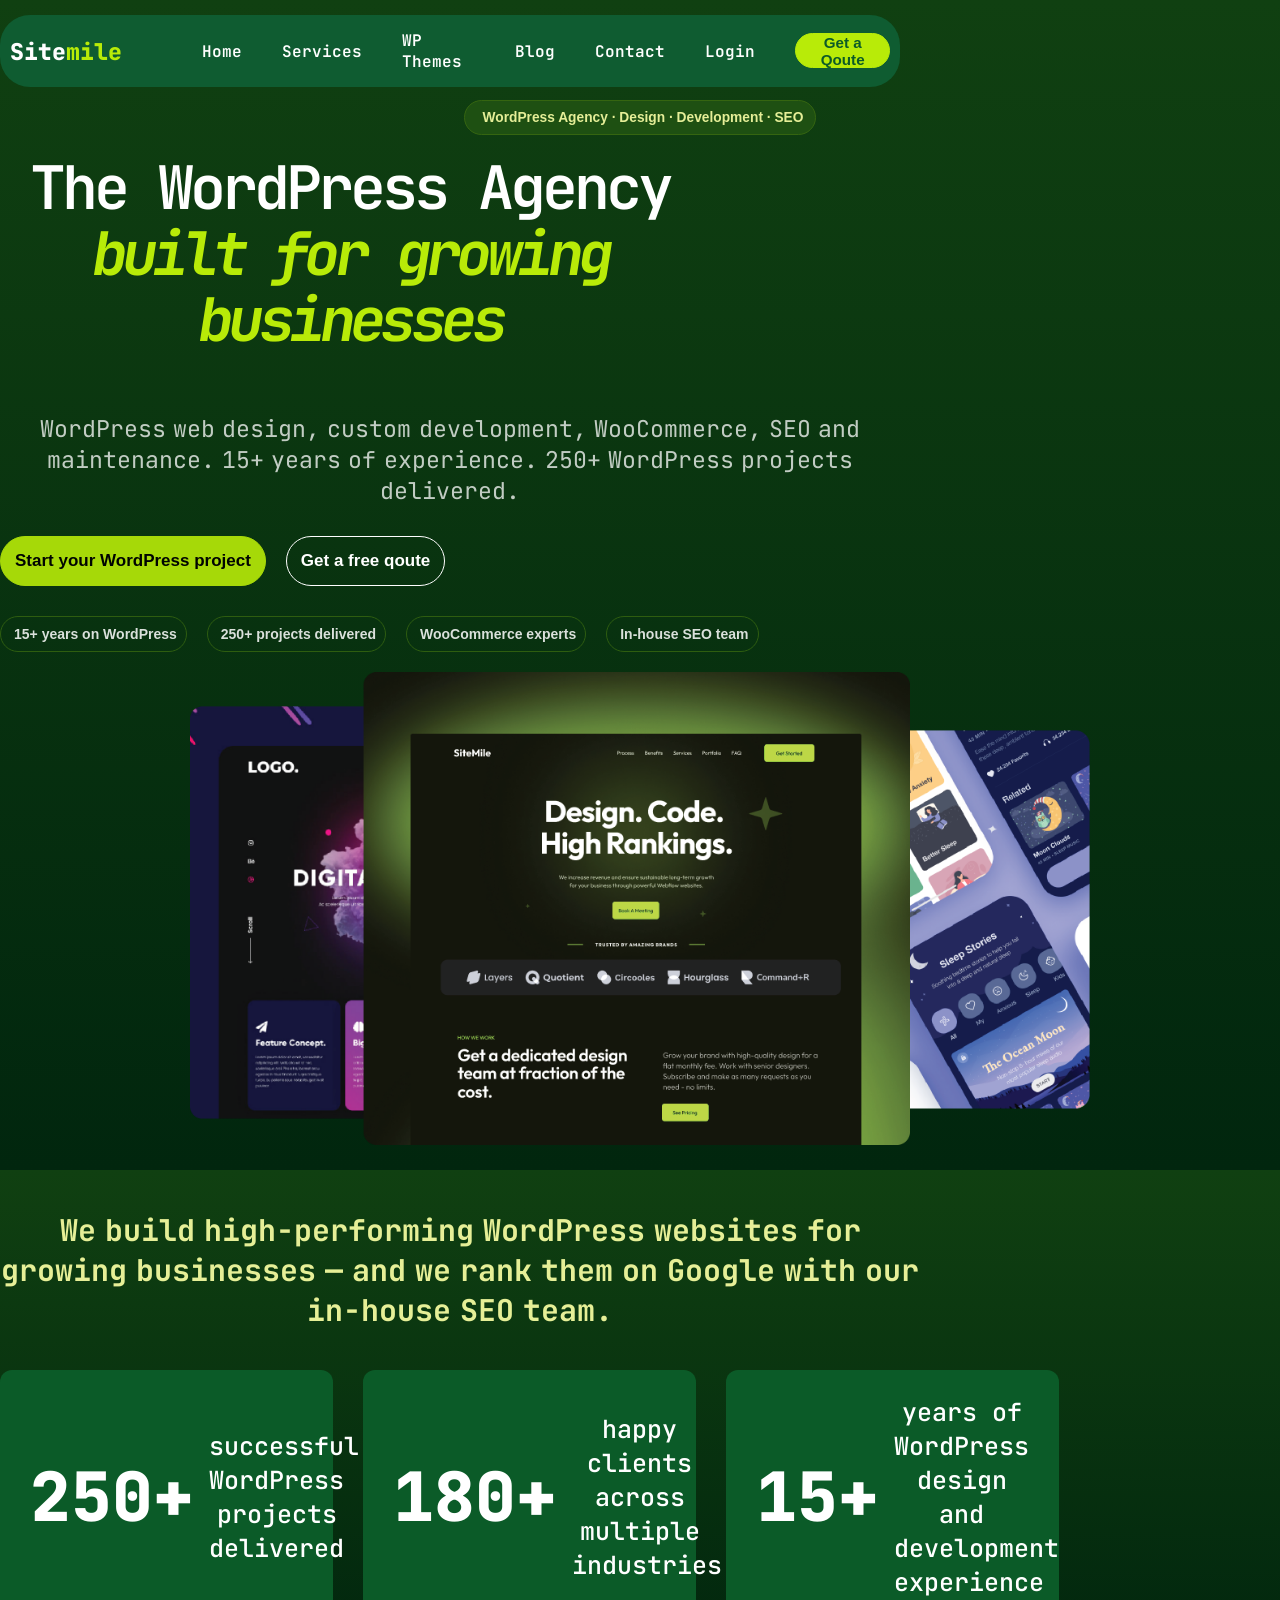
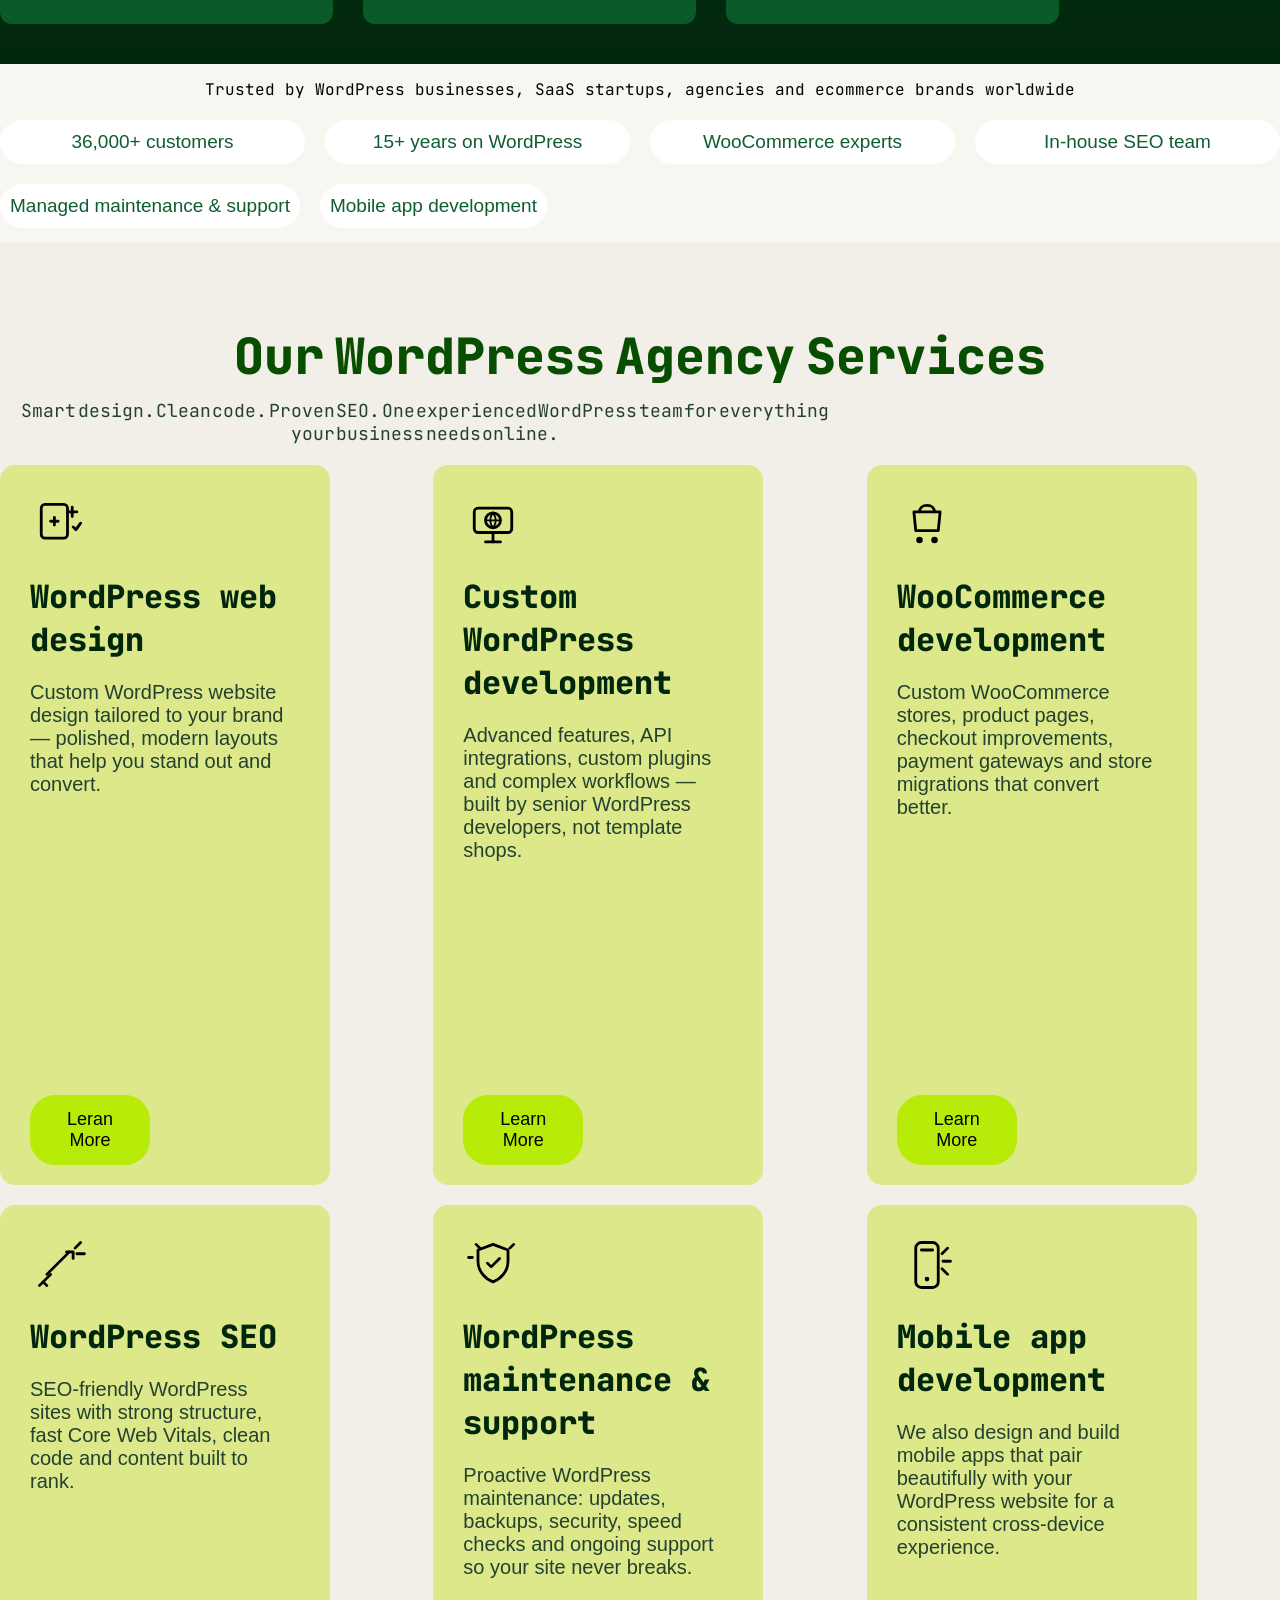
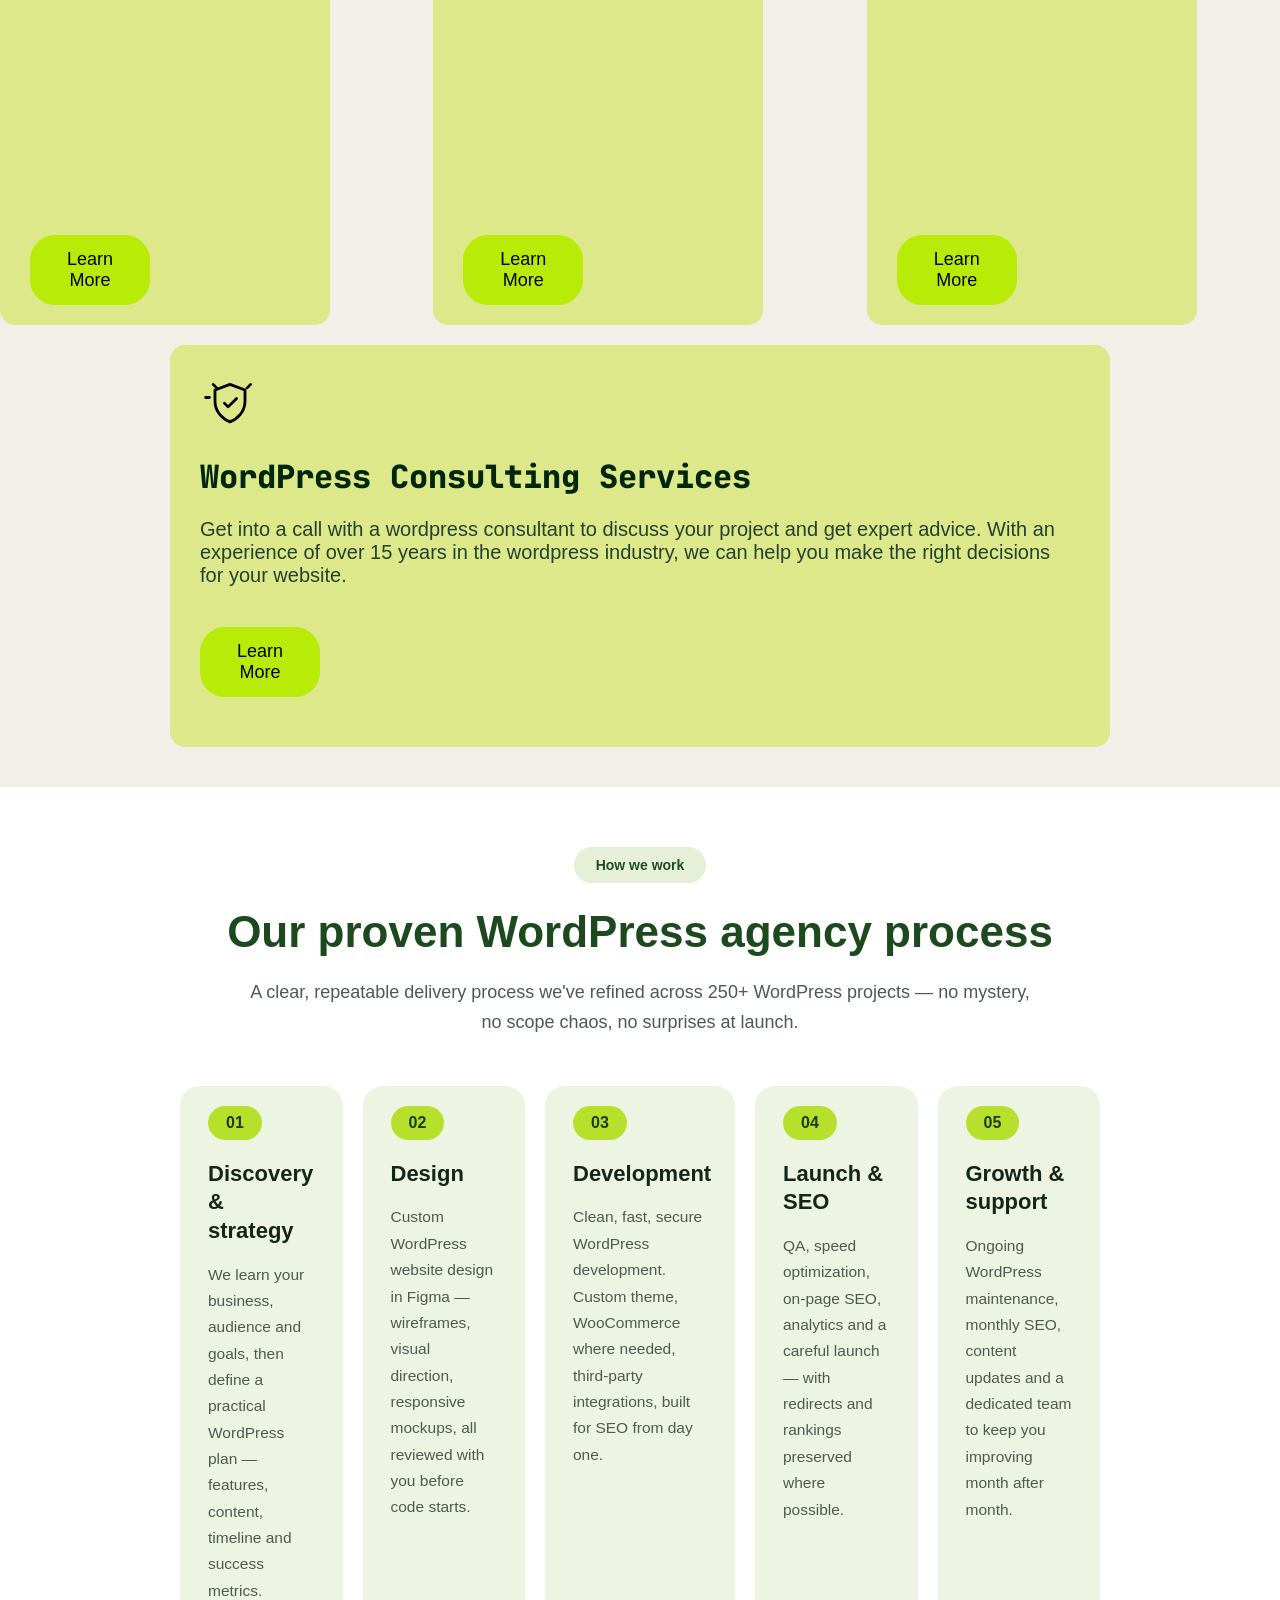
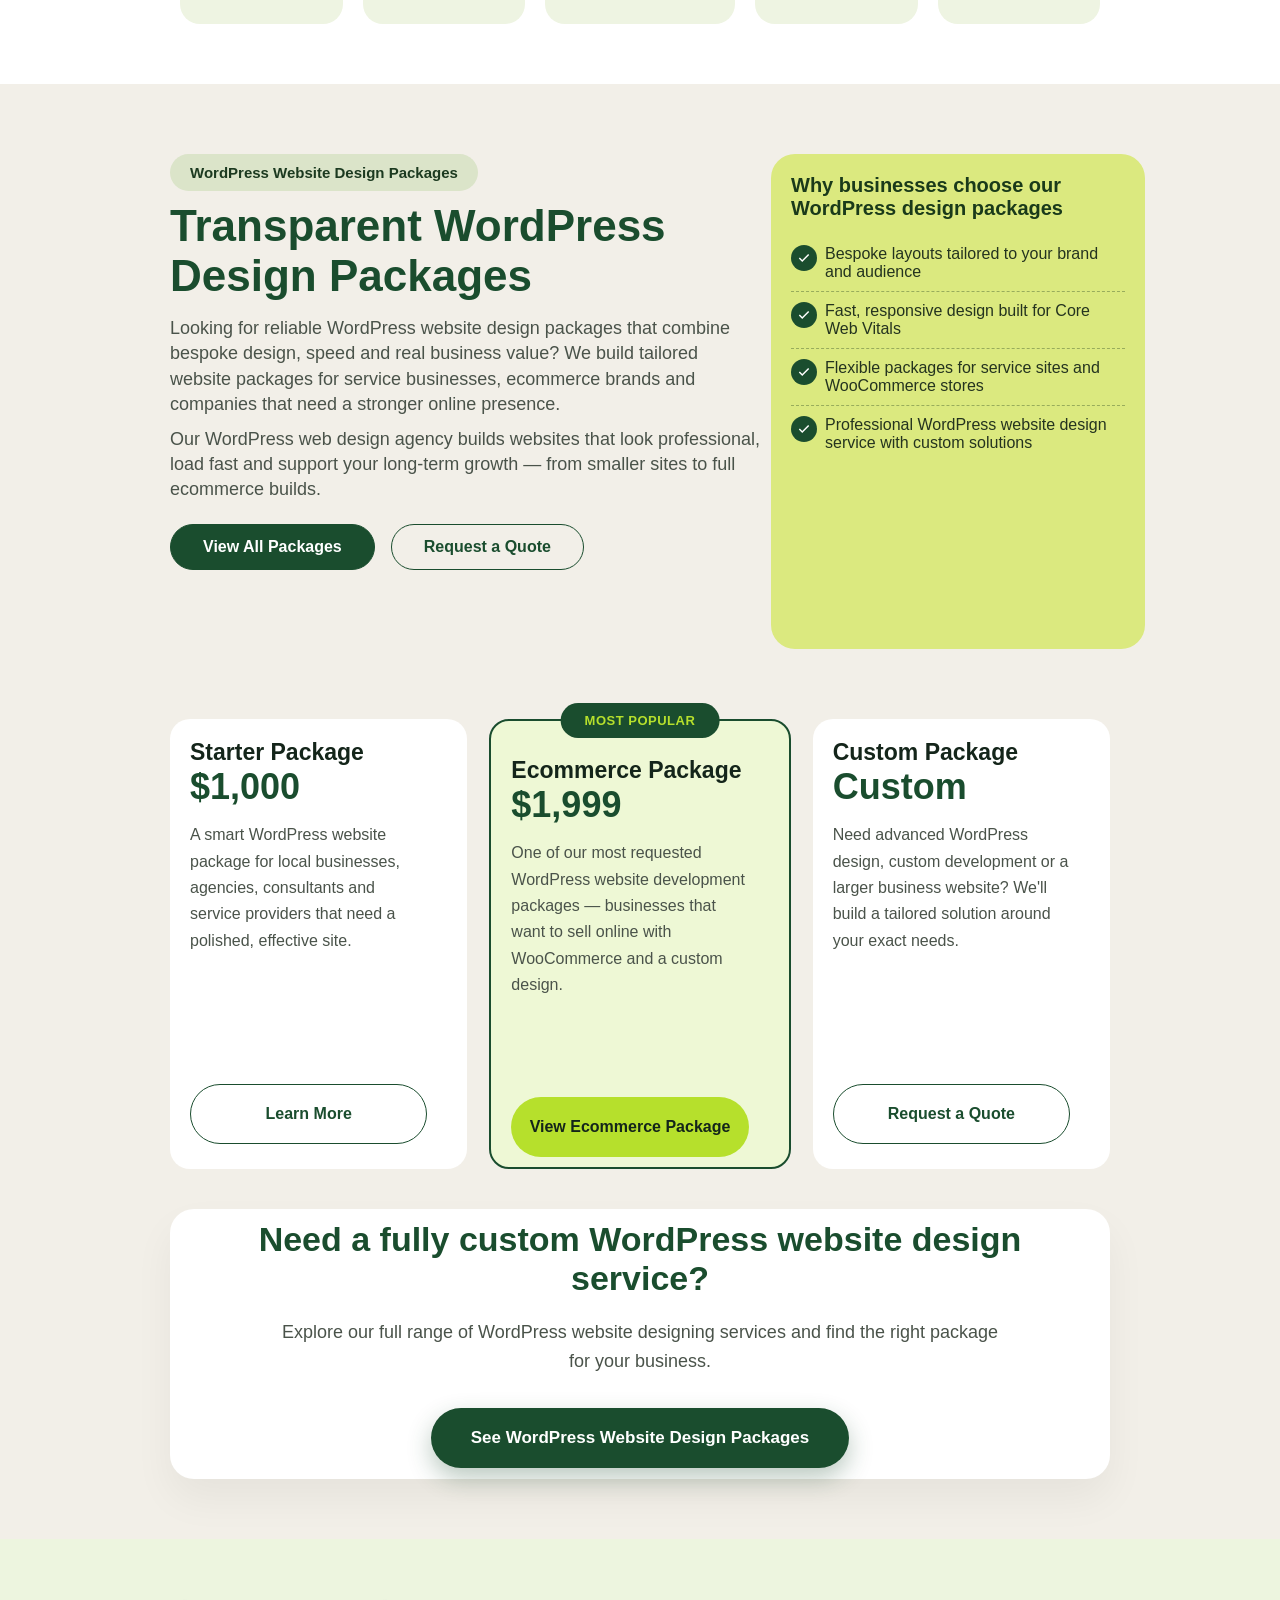
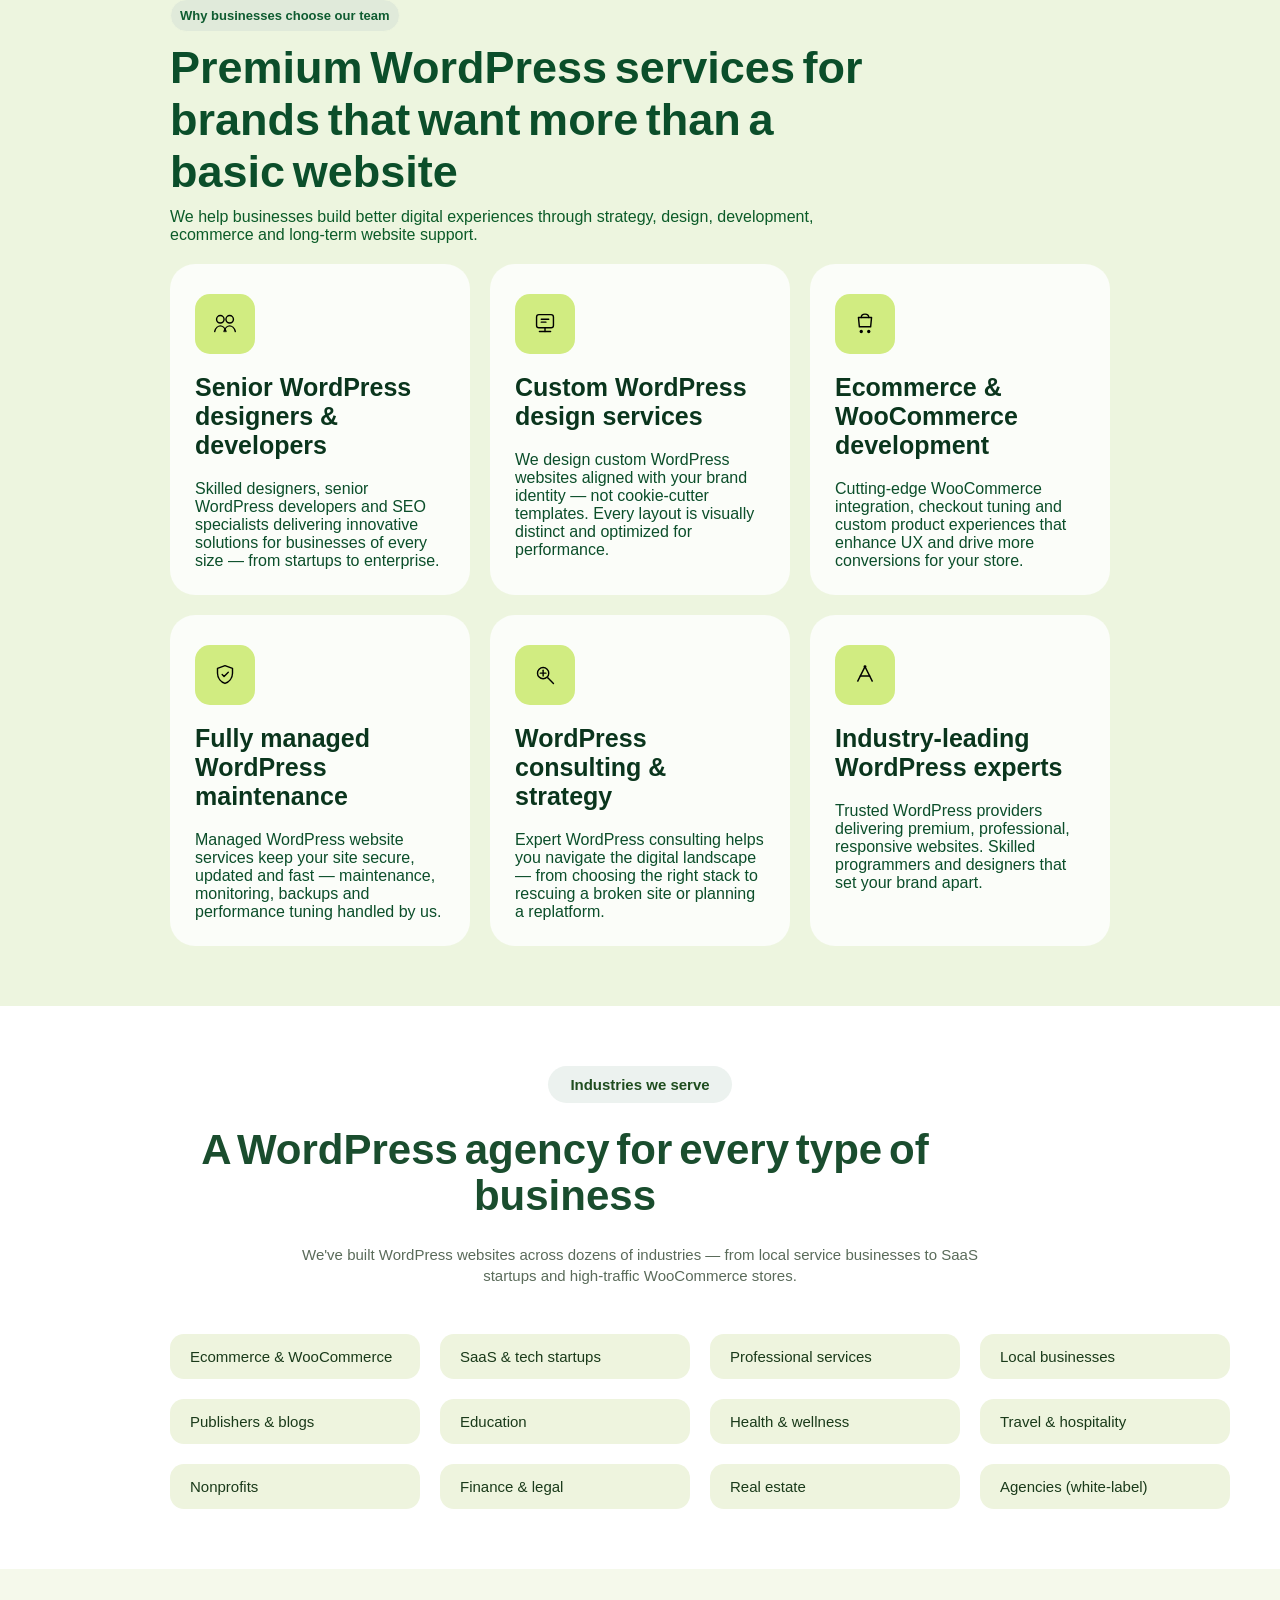
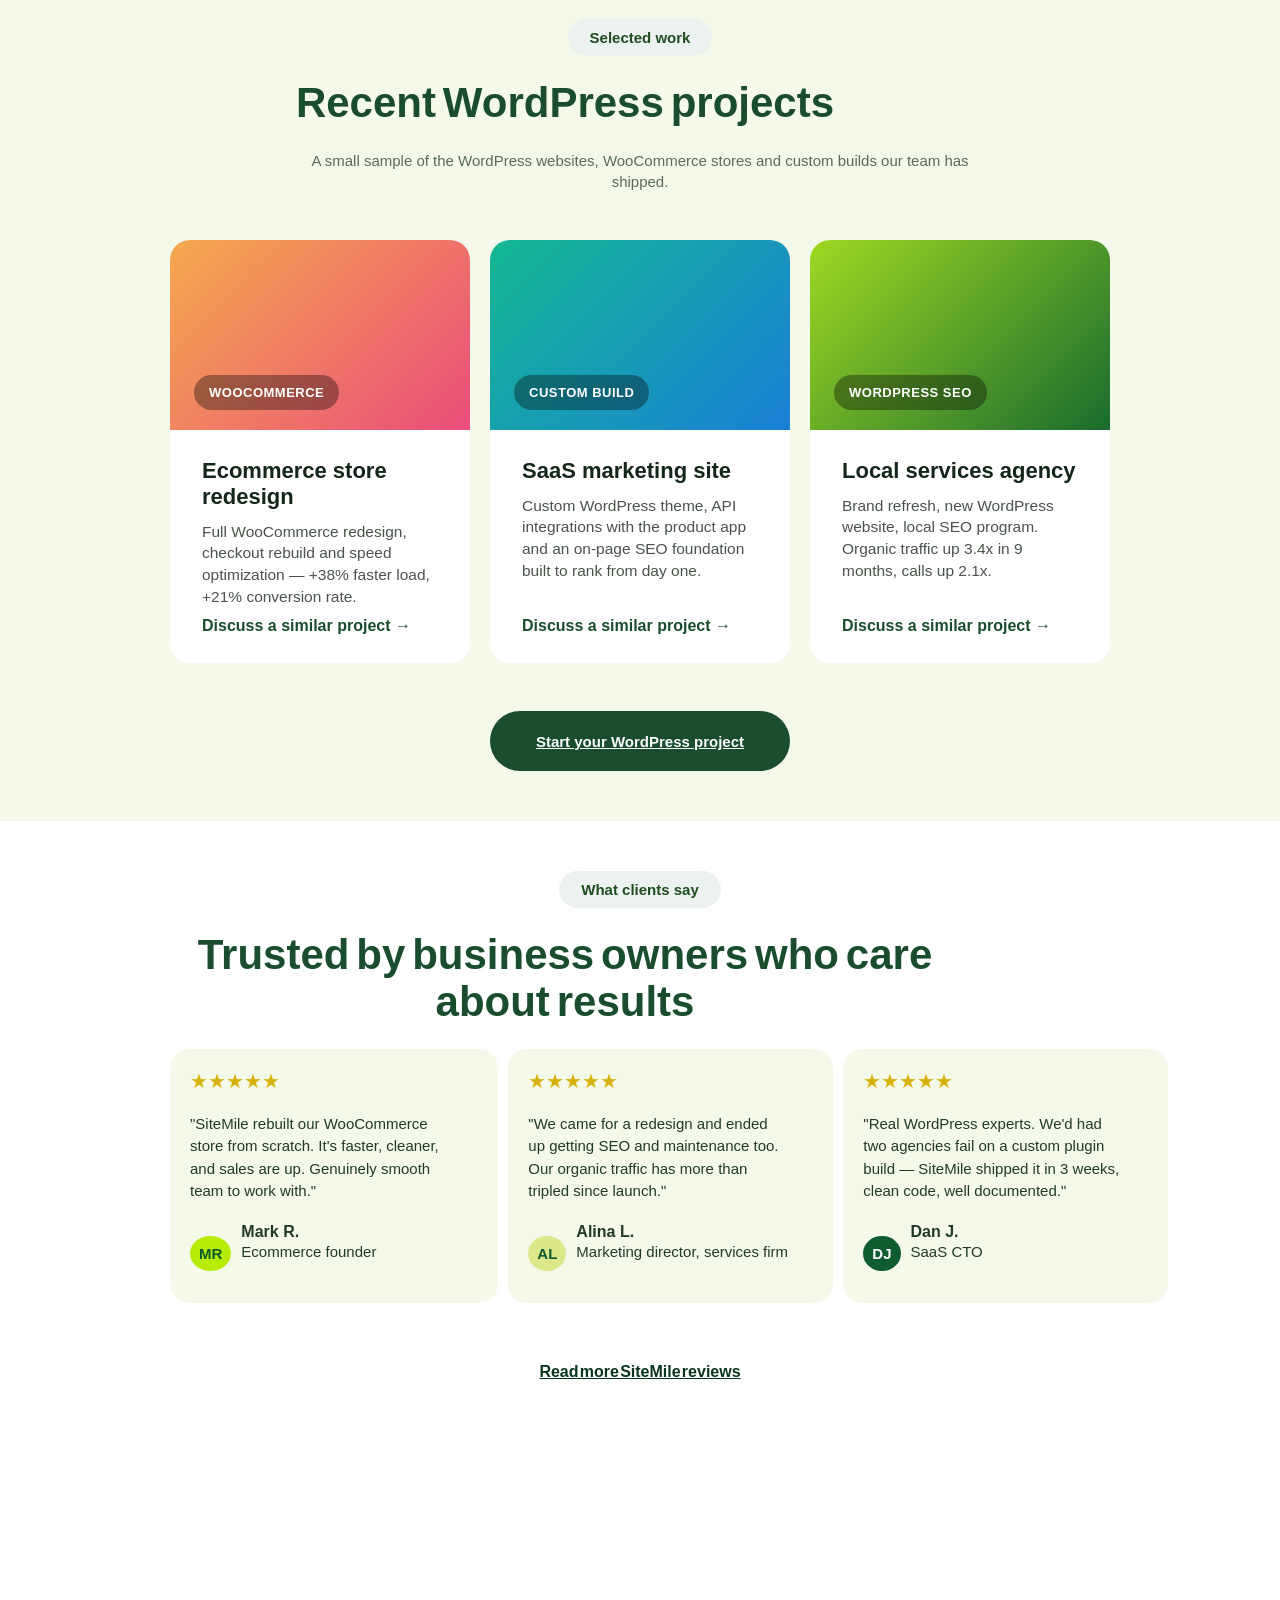
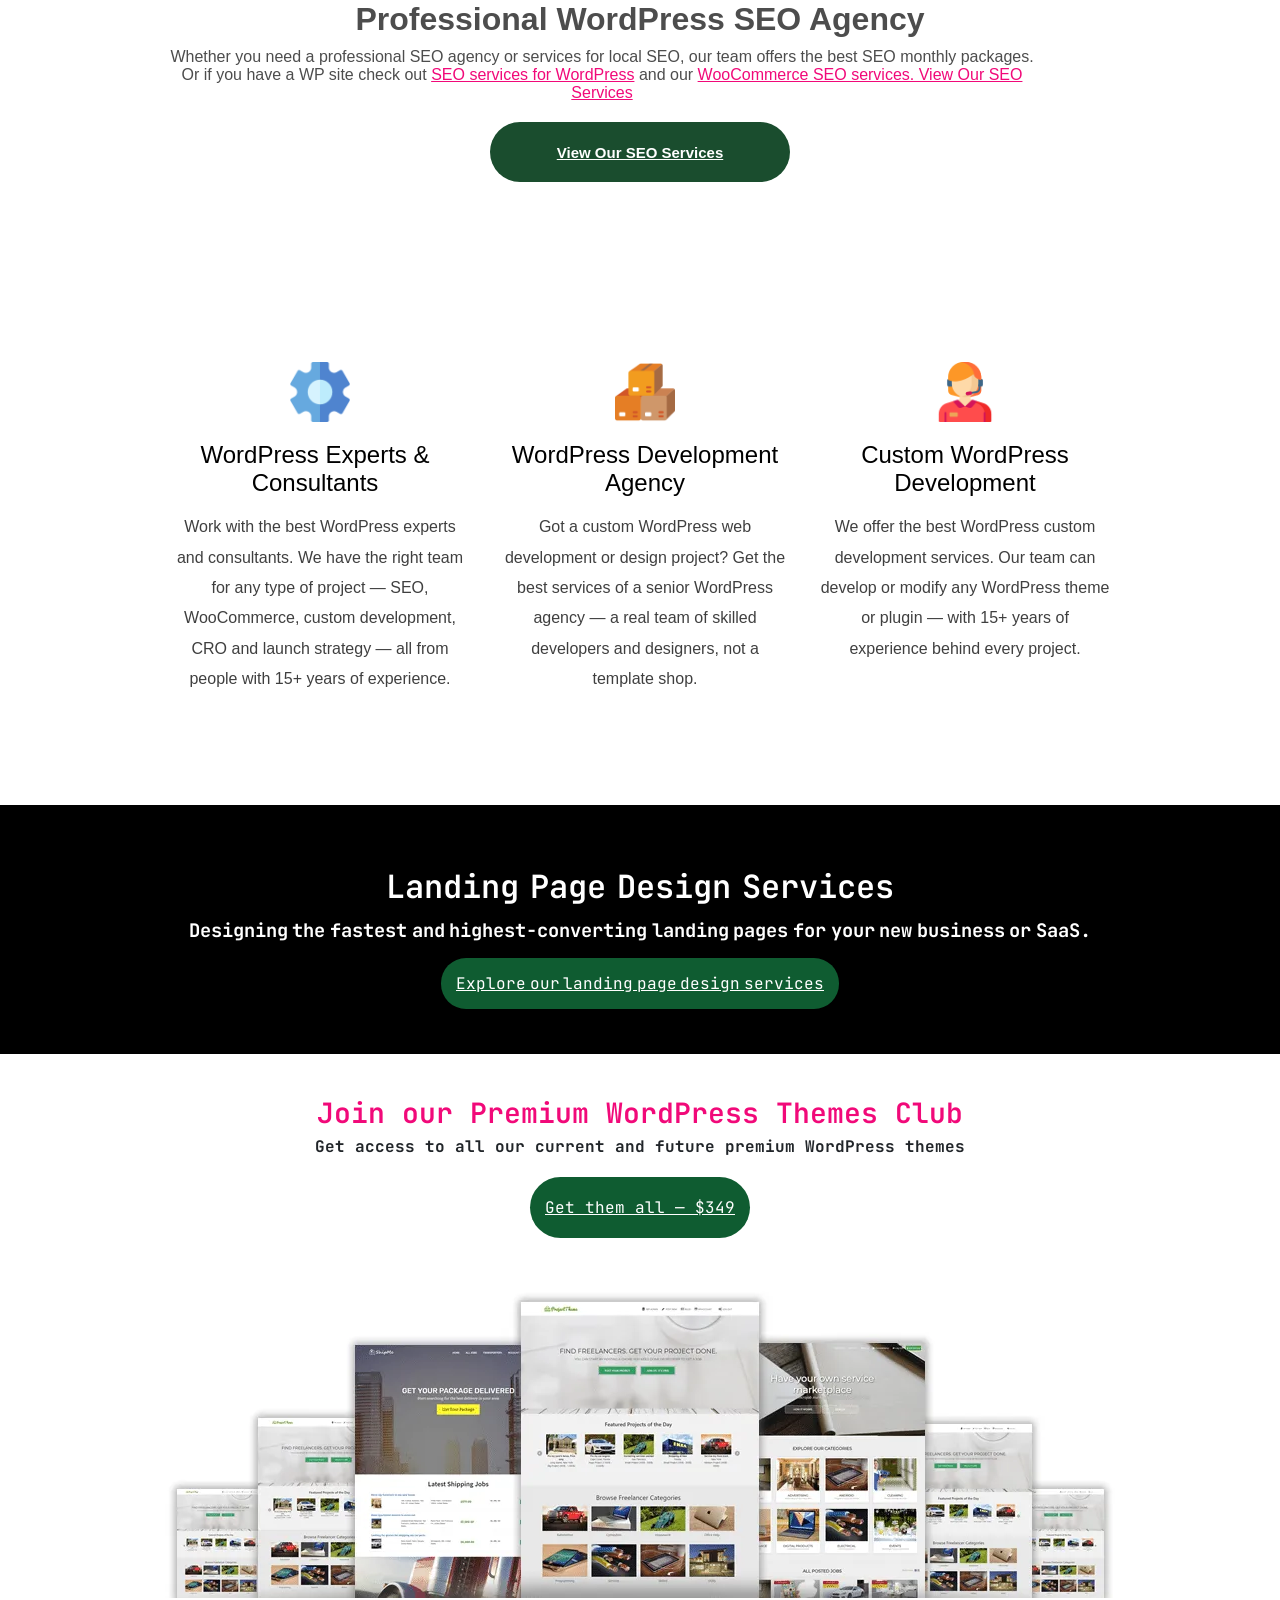
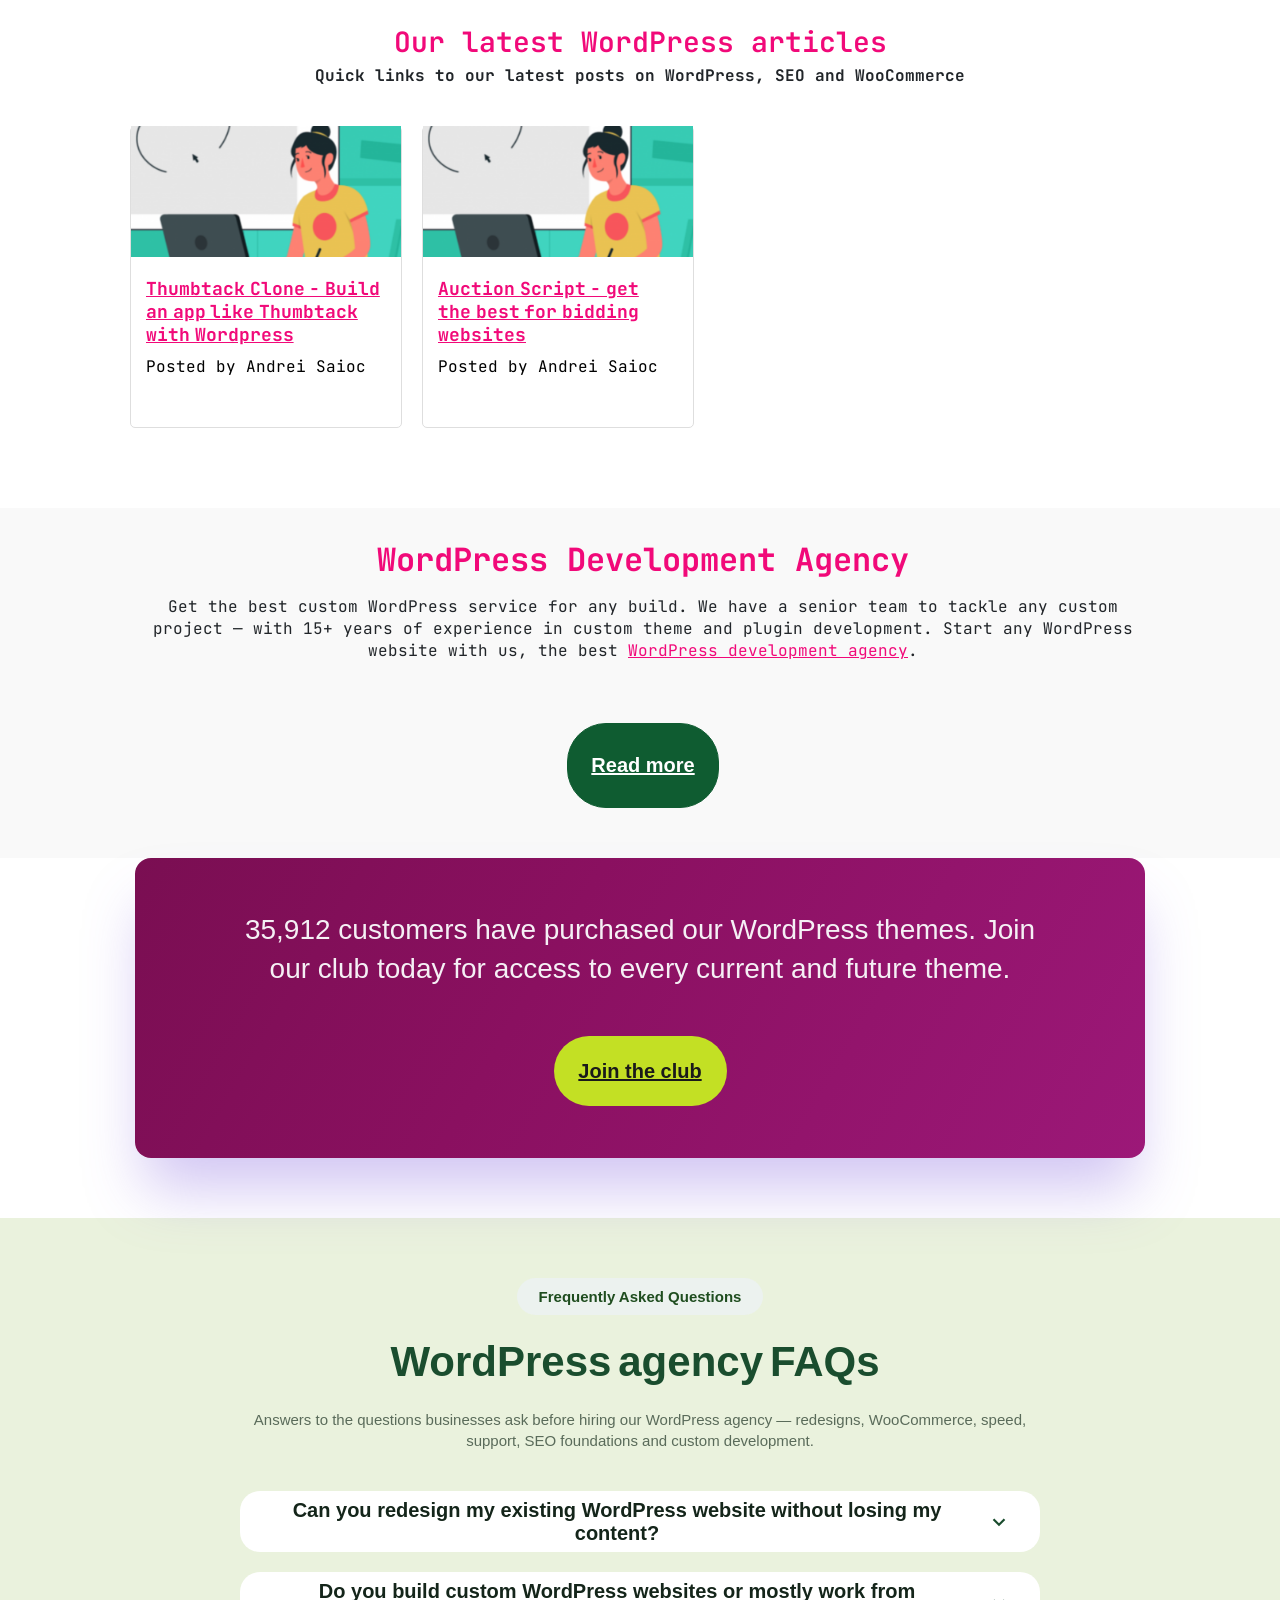
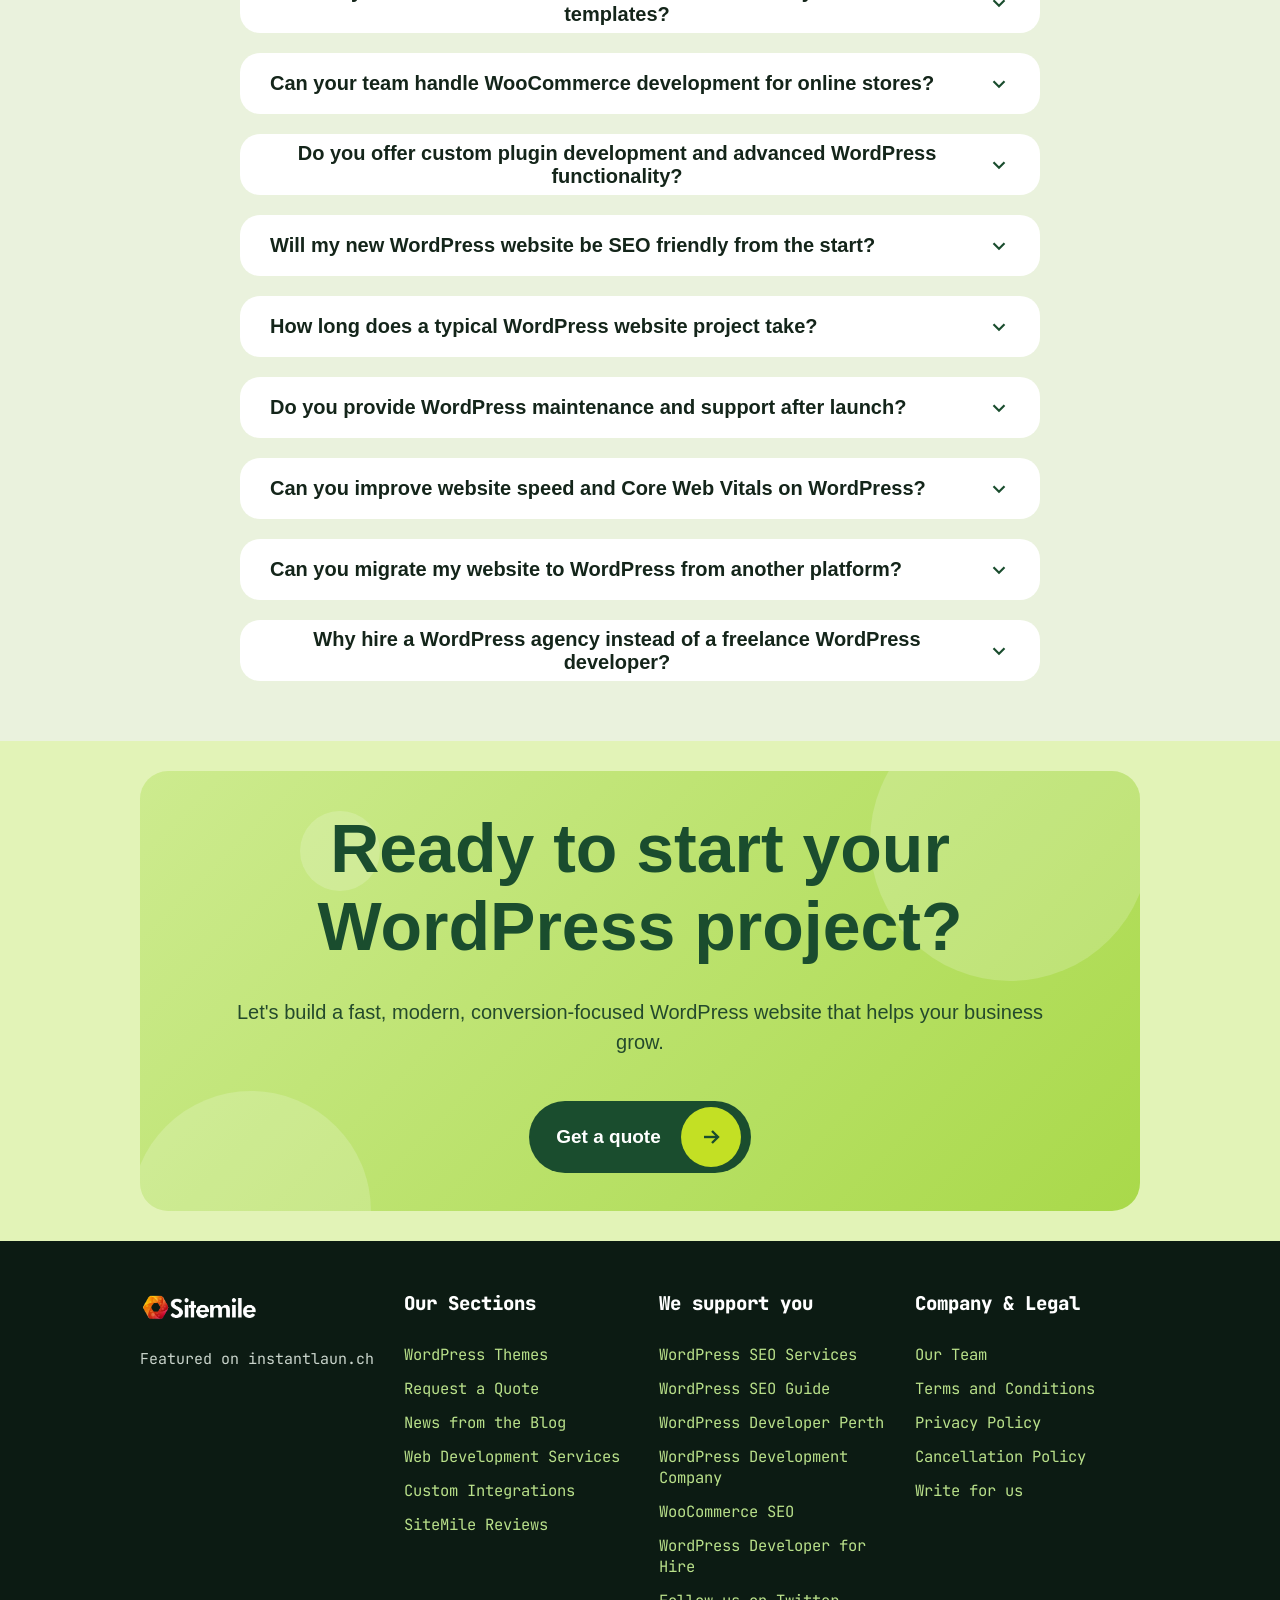
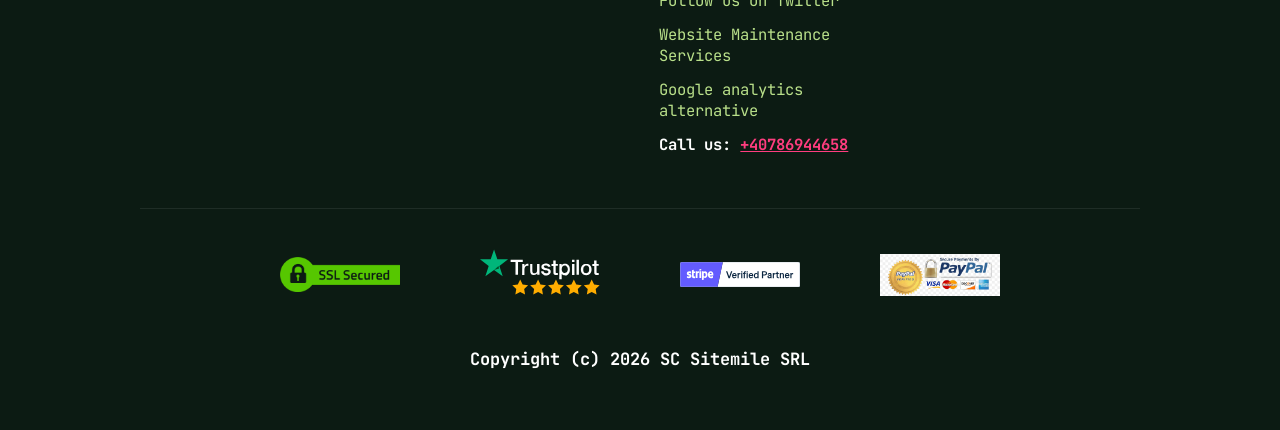
<file: sitesmile.html>
<!DOCTYPE html>
<html lang="en">

<head>
  <meta charset="UTF-8">
  <meta name="viewport" content="width=device-width, initial-scale=1.0">
  <link rel="stylesheet" href="/sitesmile.css">
  <link rel="preconnect" href="https://fonts.googleapis.com">
  <link rel="preconnect" href="https://fonts.gstatic.com" crossorigin>
  <link href="https://fonts.googleapis.com/css2?family=JetBrains+Mono:ital,wght@0,100..800;1,100..800&family=Lato:ital,
wght@0,100;0,300;0,400;0,700;0,900;1,100;1,300;1,400;1,700;1,900&display=swap" rel="stylesheet">
  <title>Document</title>
</head>

<body>
  <nav>
    <div>
      <p class="site-p">Site<span style="color: #B8EB08;">mile</span></p>
    </div>
    <div>
      <ul class="nav-list">
        <li>Home</li>
        <li class="Services">Services
          <div class="Services-info">
            <p>WordPress Web Design</p>
            <p>WordPress Web Development</p>
            <p>Affordable Web Design</p>
            <p>Ecommerce SEO Packages</p>
            <p>Wix SEO Services</p>
            <p> Home Services SEO</p>
            <p>Resturant SEO</p>
            <p>Enterprise SEO Services</p>
            <p>SEO Pacckages</p>
            <p>WordPress SEO</p>
            <p>WordPress Maintainance</p>
            <p>Mobile App Development</p>
            <p>WooCommerce Development</p>
            <p>Hire WordPress Developers</p>
            <p>WordPress Consulting</p>
          </div>
        </li>
        <li>WP Themes</li>
        <li>Blog</li>
        <li>Contact</li>
        <li>Login</li>
        <li>
          <button>Get a Qoute</button>
        </li>
      </ul>
    </div>
  </nav>

  <section class="first-section">
    <div class="first-sectiondiv">
      <button class="WordPress">WordPress Agency · Design · Development · SEO</button>
      <h1 class="WordPress-h1">
        The WordPress Agency <span>built for growing businesses</span>
      </h1>
      <p>
        WordPress web design, custom development, WooCommerce, SEO and maintenance. 15+ years of experience. 250+
        WordPress projects delivered.
      </p>
      <div class="first-sectiondiv2">
        <button class="btn1">Start your WordPress project</button>
        <button class="btn2">Get a free qoute</button>
      </div>
      <div class="first-sectiondiv3">
        <button>15+ years on WordPress</button>
        <button>250+ projects delivered</button>
        <button>WooCommerce experts</button>
        <button>In-house SEO team</button>
      </div>
      <img class="Asset-img"
        src="/WordPress Agency _ WordPress Design, Development, WooCommerce & SEO _ SiteMile/imgi_1_Asset-1@2x.png"
        alt="">
    </div>

  </section>

  <section class="section2">
    <div>
      <h2 class="section2-h2">
        We build high-performing WordPress websites for growing businesses — and we rank them on Google with our
        in-house SEO team.
      </h2>
      <div class="section2-div">
        <div>
          <h1>250+</h1>
          <p>successful WordPress projects delivered</p>
        </div>
        <div>
          <h1>180+</h1>
          <p>happy clients across multiple industries</p>
        </div>
        <div>
          <h1>15+</h1>
          <p class="stubornp"> years of WordPress design and development experience</p>
        </div>
      </div>
    </div>

  </section>

  <section class="trusted">
    <p>
      Trusted by WordPress businesses, SaaS startups, agencies and ecommerce brands worldwide
    </p>
    <div class="trusted-div">
      <button>36,000+ customers</button>
      <button>15+ years on WordPress</button>
      <button>WooCommerce experts</button>
      <button>In-house SEO team</button>
    </div>
    <div class="trust-div">
      <button>Managed maintenance & support</button>
      <button>Mobile app development</button>
    </div>
  </section>

  <section class="Agency-service">
    <h1>Our WordPress Agency Services</h1>
    <p class="smart">Smart design. Clean code. Proven SEO. One experienced WordPress team for everything your business
      needs online.</p>
    <div class="Agency-card">
      <div>
        <img src="/WordPress Agency _ WordPress Design, Development, WooCommerce & SEO _ SiteMile/download (6).svg"
          alt="">
        <h3>WordPress web design</h3>
        <p>Custom WordPress website design tailored to your brand — polished, modern layouts that help you stand out and
          convert.</p>
        <button> Leran More</button>
      </div>
      <div>
        <img src="/WordPress Agency _ WordPress Design, Development, WooCommerce & SEO _ SiteMile/download (7).svg"
          alt="">
        <h3>Custom WordPress development</h3>
        <p>Advanced features, API integrations, custom plugins and complex workflows — built by senior WordPress
          developers, not template shops.</p>
        <button>Learn More</button>
      </div>
      <div>
        <img src="/WordPress Agency _ WordPress Design, Development, WooCommerce & SEO _ SiteMile/download (3).svg"
          alt="">
        <h3>WooCommerce development</h3>
        <p>Custom WooCommerce stores, product pages, checkout improvements, payment gateways and store migrations that
          convert better.</p>
        <button> Learn More</button>
      </div>
      <div>
        <img src="/WordPress Agency _ WordPress Design, Development, WooCommerce & SEO _ SiteMile/download (9).svg"
          alt="">
        <h3>WordPress SEO</h3>
        <p>SEO-friendly WordPress sites with strong structure, fast Core Web Vitals, clean code and content built to
          rank.</p>
        <button> Learn More</button>
      </div>
      <div>
        <img src="/WordPress Agency _ WordPress Design, Development, WooCommerce & SEO _ SiteMile/download (10).svg"
          alt="">
        <h3>WordPress maintenance & support</h3>
        <p>Proactive WordPress maintenance: updates, backups, security, speed checks and ongoing support so your site
          never breaks.</p>
        <button> Learn More</button>
      </div>
      <div>
        <img src="/WordPress Agency _ WordPress Design, Development, WooCommerce & SEO _ SiteMile/download (11).svg"
          alt="">
        <h3>Mobile app development</h3>
        <p>We also design and build mobile apps that pair beautifully with your WordPress website for a consistent
          cross-device experience.</p>
        <button>Learn More</button>
      </div>
    </div>
    <div class="Agency-card2">
      <img src="/WordPress Agency _ WordPress Design, Development, WooCommerce & SEO _ SiteMile/download (12).svg"
        alt="">
      <h1>WordPress Consulting Services</h1>
      <p>Get into a call with a wordpress consultant to discuss your project and get expert advice. With an experience
        of over 15 years in the wordpress industry, we can help you make the right decisions for your website.</p>
      <button>Learn More</button>
    </div>

  </section>


  <div class="process-section">

    <span class="process-section__badge">How we work</span>
    <h2 class="process-section__title">Our proven WordPress agency process</h2>
    <p class="process-section__subtitle">
      A clear, repeatable delivery process we've refined across 250+ WordPress projects — no mystery, no scope chaos, no
      surprises at launch.
    </p>

    <div class="process-grid">

      <div class="process-card">
        <span class="process-card__number">01</span>
        <h3 class="process-card__title">Discovery &amp; strategy</h3>
        <p class="process-card__text">We learn your business, audience and goals, then define a practical WordPress plan
          — features, content, timeline and success metrics.</p>
      </div>

      <div class="process-card">
        <span class="process-card__number">02</span>
        <h3 class="process-card__title">Design</h3>
        <p class="process-card__text">Custom WordPress website design in Figma — wireframes, visual direction,
          responsive mockups, all reviewed with you before code starts.</p>
      </div>

      <div class="process-card">
        <span class="process-card__number">03</span>
        <h3 class="process-card__title">Development</h3>
        <p class="process-card__text">Clean, fast, secure WordPress development. Custom theme, WooCommerce where needed,
          third-party integrations, built for SEO from day one.</p>
      </div>

      <div class="process-card">
        <span class="process-card__number">04</span>
        <h3 class="process-card__title">Launch &amp; SEO</h3>
        <p class="process-card__text">QA, speed optimization, on-page SEO, analytics and a careful launch — with
          redirects and rankings preserved where possible.</p>
      </div>

      <div class="process-card">
        <span class="process-card__number">05</span>
        <h3 class="process-card__title">Growth &amp; support</h3>
        <p class="process-card__text">Ongoing WordPress maintenance, monthly SEO, content updates and a dedicated team
          to keep you improving month after month.</p>
      </div>

    </div>

  </div>
  <section class="section3">


    <div class="hero-section">

      <div class="hero-content">
        <span class="hero-content__badge">WordPress Website Design Packages</span>

        <h1 class="hero-content__title">Transparent WordPress Design Packages</h1>

        <p class="hero-content__text">
          Looking for reliable WordPress website design packages that combine bespoke design, speed and real business
          value? We build tailored website packages for service businesses, ecommerce brands and companies that need a
          stronger online presence.
        </p>

        <p class="hero-content__text">
          Our WordPress web design agency builds websites that look professional, load fast and support your long-term
          growth — from smaller sites to full ecommerce builds.
        </p>

        <div class="hero-content__actions">
          <a href="#" class="hero-btn hero-btn--solid">View All Packages</a>
          <a href="#" class="hero-btn hero-btn--outline">Request a Quote</a>
        </div>
      </div>

      <div class="hero-card">
        <h2 class="hero-card__title">Why businesses choose our WordPress design packages</h2>

        <ul class="hero-card__list">
          <li>
            <span class="hero-card__check">
              <svg viewBox="0 0 24 24">
                <polyline points="4 12 9 17 20 6" />
              </svg>
            </span>
            <p>Bespoke layouts tailored to your brand and audience</p>
          </li>
          <li>
            <span class="hero-card__check">
              <svg viewBox="0 0 24 24">
                <polyline points="4 12 9 17 20 6" />
              </svg>
            </span>
            <p>Fast, responsive design built for Core Web Vitals</p>
          </li>
          <li>
            <span class="hero-card__check">
              <svg viewBox="0 0 24 24">
                <polyline points="4 12 9 17 20 6" />
              </svg>
            </span>
            <p>Flexible packages for service sites and WooCommerce stores</p>
          </li>
          <li>
            <span class="hero-card__check">
              <svg viewBox="0 0 24 24">
                <polyline points="4 12 9 17 20 6" />
              </svg>
            </span>
            <p>Professional WordPress website design service with custom solutions</p>
          </li>
        </ul>
      </div>

    </div>
    <div class="pricing-grid">

      <div class="pricing-card">
        <h3 class="pricing-card__title">Starter Package</h3>
        <p class="pricing-card__price">$1,000</p>
        <p class="pricing-card__text">A smart WordPress website package for local businesses, agencies, consultants and
          service providers that need a polished, effective site.</p>
        <a href="#" class="pricing-btn pricing-btn--outline">Learn More</a>
      </div>

      <div class="pricing-card pricing-card--featured">
        <span class="pricing-card__badge">MOST POPULAR</span>
        <h3 class="pricing-card__title">Ecommerce Package</h3>
        <p class="pricing-card__price">$1,999</p>
        <p class="pricing-card__text">One of our most requested WordPress website development packages — businesses that
          want to sell online with WooCommerce and a custom design.</p>
        <a href="#" class="pricing-btn pricing-btn--solid">View Ecommerce Package</a>
      </div>

      <div class="pricing-card">
        <h3 class="pricing-card__title">Custom Package</h3>
        <p class="pricing-card__price">Custom</p>
        <p class="pricing-card__text">Need advanced WordPress design, custom development or a larger business website?
          We'll build a tailored solution around your exact needs.</p>
        <a href="#" class="pricing-btn pricing-btn--outline">Request a Quote</a>
      </div>

    </div>

    <div class="cta-card">
      <h2 class="cta-card__title">Need a fully custom WordPress website design service?</h2>
      <p class="cta-card__text">Explore our full range of WordPress website designing services and find the right
        package for your business.</p>
      <a href="#" class="cta-card__btn">See WordPress Website Design Packages</a>
    </div>

  </section>

  <section class="section4">
    <button>Why businesses choose our team</button>
    <h2>Premium WordPress services for brands that want more than a basic website</h2>
    <p class="p-d">We help businesses build better digital experiences through strategy, design, development, ecommerce
      and long-term website support.</p>
    <div class="section4-grid">
      <div>
        <img src="/WordPress Agency _ WordPress Design, Development, WooCommerce & SEO _ SiteMile/download (5).svg"
          alt="">
        <h3>Senior WordPress designers & developers</h3>
        <p>Skilled designers, senior WordPress developers and SEO specialists delivering innovative solutions for
          businesses of every size — from startups to enterprise.</p>
      </div>
      <div>
        <img src="/WordPress Agency _ WordPress Design, Development, WooCommerce & SEO _ SiteMile/download (4).svg"
          alt="">
        <h3>Custom WordPress design services</h3>
        <p>We design custom WordPress websites aligned with your brand identity — not cookie-cutter templates. Every
          layout is visually distinct and optimized for performance.</p>
      </div>
      <div>
        <img src="/WordPress Agency _ WordPress Design, Development, WooCommerce & SEO _ SiteMile/download (3).svg"
          alt="">
        <h3>Ecommerce & WooCommerce development</h3>
        <p>Cutting-edge WooCommerce integration, checkout tuning and custom product experiences that enhance UX and
          drive more conversions for your store.</p>
      </div>
      <div>
        <img src="/WordPress Agency _ WordPress Design, Development, WooCommerce & SEO _ SiteMile/download (2).svg"
          alt="">
        <h3>Fully managed WordPress maintenance</h3>
        <p>Managed WordPress website services keep your site secure, updated and fast — maintenance, monitoring, backups
          and performance tuning handled by us.</p>
      </div>
      <div>
        <img src="/WordPress Agency _ WordPress Design, Development, WooCommerce & SEO _ SiteMile/download (1).svg"
          alt="">
        <h3>WordPress consulting & strategy</h3>
        <p>Expert WordPress consulting helps you navigate the digital landscape — from choosing the right stack to
          rescuing a broken site or planning a replatform.</p>
      </div>
      <div>
        <img src="/WordPress Agency _ WordPress Design, Development, WooCommerce & SEO _ SiteMile/download.svg" alt="">
        <h3>Industry-leading WordPress experts</h3>
        <p>Trusted WordPress providers delivering premium, professional, responsive websites. Skilled programmers and
          designers that set your brand apart.</p>
      </div>
    </div>

  </section>

  <div class="industries-section">

    <span class="industries-section__badge">Industries we serve</span>
    <h2 class="industries-section__title">A WordPress agency for every type of business</h2>
    <p class="industries-section__subtitle">
      We've built WordPress websites across dozens of industries — from local service businesses to SaaS startups and
      high-traffic WooCommerce stores.
    </p>

    <div class="industries-grid">
      <div class="industry-tag">Ecommerce & WooCommerce</div>
      <div class="industry-tag">SaaS & tech startups</div>
      <div class="industry-tag">Professional services</div>
      <div class="industry-tag">Local businesses</div>

      <div class="industry-tag">Publishers & blogs</div>
      <div class="industry-tag">Education</div>
      <div class="industry-tag">Health & wellness</div>
      <div class="industry-tag">Travel & hospitality</div>

      <div class="industry-tag">Nonprofits</div>
      <div class="industry-tag">Finance & legal</div>
      <div class="industry-tag">Real estate</div>
      <div class="industry-tag">Agencies (white-label)</div>
    </div>

  </div>

  <div class="work-section">
    <span class="industries-section__badge">Selected work</span>
    <h2 class="industries-section__title">Recent WordPress projects</h2>
    <p class="industries-section__subtitle">
      A small sample of the WordPress websites, WooCommerce stores and custom builds our team has shipped.
    </p>

    <div class="showcase-grid">

      <div class="showcase-card">
        <div class="showcase-card__image showcase-card__image--woo">
          <span class="showcase-card__badge">WOOCOMMERCE</span>
        </div>
        <div class="showcase-card__body">
          <h3 class="showcase-card__title">Ecommerce store redesign</h3>
          <p class="showcase-card__text">Full WooCommerce redesign, checkout rebuild and speed optimization — +38%
            faster load, +21% conversion rate.</p>
          <a href="#" class="showcase-card__link">Discuss a similar project &#8594;</a>
        </div>
      </div>

      <div class="showcase-card">
        <div class="showcase-card__image showcase-card__image--custom">
          <span class="showcase-card__badge">CUSTOM BUILD</span>
        </div>
        <div class="showcase-card__body">
          <h3 class="showcase-card__title">SaaS marketing site</h3>
          <p class="showcase-card__text">Custom WordPress theme, API integrations with the product app and an on-page
            SEO foundation built to rank from day one.</p>
          <a href="#" class="showcase-card__link">Discuss a similar project &#8594;</a>
        </div>
      </div>

      <div class="showcase-card">
        <div class="showcase-card__image showcase-card__image--seo">
          <span class="showcase-card__badge">WORDPRESS SEO</span>
        </div>
        <div class="showcase-card__body">
          <h3 class="showcase-card__title">Local services agency</h3>
          <p class="showcase-card__text">Brand refresh, new WordPress website, local SEO program. Organic traffic up
            3.4x in 9 months, calls up 2.1x.</p>
          <a href="#" class="showcase-card__link">Discuss a similar project &#8594;</a>
        </div>
      </div>

    </div>

    <a href="#" class="showcase-cta">Start your WordPress project</a>

  </div>

  <section class="business-owner">
    <span class="industries-section__badge">What clients say</span>
    <h2 class="industries-section__title">Trusted by business owners who care about results</h2>
    <div class="owner-flex">
      <div class="owner-card">
        <span>★★★★★</span>
        <p>"SiteMile rebuilt our WooCommerce store from scratch. It's faster, cleaner, and sales are up. Genuinely
          smooth team to work with."</p>
        <div class="initial-flex">
          <h3 class="mr">MR</h3>
          <div class="initial">
            <h4>Mark R.</h4>
            <p>Ecommerce founder</p>
          </div>
        </div>
      </div>
      <div class="owner-card">
        <span>★★★★★</span>
        <p>"We came for a redesign and ended up getting SEO and maintenance too. Our organic traffic has more than
          tripled since launch."</p>
        <div class="initial-flex">
          <h3 class="al">AL</h3>
          <div class="initial">
            <h4>Alina L.</h4>
            <p>Marketing director, services firm</p>
          </div>
        </div>
      </div>
      <div class="owner-card">
        <span>★★★★★</span>
        <p>"Real WordPress experts. We'd had two agencies fail on a custom plugin build — SiteMile shipped it in 3
          weeks, clean code, well documented."</p>
        <div class="initial-flex">
          <h3 class="dj">DJ</h3>
          <div class="initial">
            <h4>Dan J.</h4>
            <p>SaaS CTO</p>
          </div>
        </div>
      </div>

    </div>

    <a href="" class="more">Read more SiteMile reviews</a>

    <div class="professional">
      <h2>Professional WordPress SEO Agency</h2>
      <p>
        Whether you need a professional SEO agency or services for local SEO, our team offers the best SEO monthly
        packages.
        Or if you have a WP site check out <a href="">SEO services for WordPress</a> and our <a href=""> WooCommerce SEO
          services.
          View Our SEO Services</a>
      </p>
      <a href="#" class="showcase-cta">View Our SEO Services</a>

    </div>
    <div class="professional-flex">
      <div>
        <img src="/WordPress Agency _ WordPress Design, Development, WooCommerce & SEO _ SiteMile/imgi_2_adjust.png"
          alt="">
        <h2>WordPress Experts & Consultants</h2>
        <p>
          Work with the best WordPress experts and consultants. We have the right team for any type of project — SEO,
          WooCommerce, custom development, CRO and launch strategy — all from people with 15+ years of experience.
        </p>
      </div>
      <div>
        <img src="/WordPress Agency _ WordPress Design, Development, WooCommerce & SEO _ SiteMile/imgi_3_boxes.png"
          alt="">
        <h2>WordPress Development Agency</h2>
        <p>
          Got a custom WordPress web development or design project? Get the best services of a senior WordPress agency —
          a real team of skilled developers and designers, not a template shop.
        </p>
      </div>
      <div>
        <img src="/WordPress Agency _ WordPress Design, Development, WooCommerce & SEO _ SiteMile/imgi_4_cservice.png"
          alt="">
        <h2>Custom WordPress Development</h2>
        <p>
          We offer the best WordPress custom development services. Our team can develop or modify any WordPress theme or
          plugin — with 15+ years of experience behind every project.
        </p>
      </div>

    </div>

  </section>

  <div class="landing-page">
    <h2>Landing Page Design Services</h2>
    <h3>Designing the fastest and highest-converting landing pages for your new business or SaaS.</h3>
    <a href="#">Explore our landing page design services</a>

  </div>

  <div class="premium">
    <div>
      <h3>Join our Premium WordPress Themes Club</h3>
      <h4>Get access to all our current and future premium WordPress themes</h4>
      <a href="" class="premium-a">Get them all — $349</a>
    </div>
    <img
      src="/WordPress Agency _ WordPress Design, Development, WooCommerce & SEO _ SiteMile/imgi_5_second_graphic_n.webp"
      alt="">
    <h3>Our latest WordPress articles</h3>
    <h4>Quick links to our latest posts on WordPress, SEO and WooCommerce</h4>
    <div class="premium-flex">
      <div class="premium-flexed">
        <img
          src="/WordPress Agency _ WordPress Design, Development, WooCommerce & SEO _ SiteMile/imgi_6_Screenshot-2022-05-27-at-16.11.20.png"
          alt="">
        <a href="">Thumbtack Clone - Build an app like Thumbtack with Wordpress</a>
        <p>Posted by Andrei Saioc</p>
      </div>
      <div class="premium-flexed">
        <img
          src="/WordPress Agency _ WordPress Design, Development, WooCommerce & SEO _ SiteMile/imgi_6_Screenshot-2022-05-27-at-16.11.20.png"
          alt="">
        <a href="">Auction Script - get the best for bidding websites</a>
        <p>Posted by Andrei Saioc</p>
      </div>
    </div>

  </div>

  <div class="Development">
    <h2>WordPress Development Agency</h2>
    <p>
      Get the best custom WordPress service for any build. We have a senior team to tackle any custom project — with 15+
      years of experience in custom theme and plugin development. Start any WordPress website with us, the best
      <a href=""> WordPress development agency</a>.
    </p>
    <button>Read more</button>
  </div>

  <div class="banner">
    <div class="club-banner">
      <p class="club-banner__text">35,912 customers have purchased our WordPress themes. Join our club today for access
        to every current and future theme.</p>
      <a href="#" class="club-banner__btn">Join the club</a>
    </div>
  </div>

  <section class="FAQS">
    <span class="industries-section__badge">Frequently Asked Questions</span>
    <h2 class="industries-section__title">WordPress agency FAQs</h2>
    <p style="width: 800px; margin-bottom: 40px;" class="industries-section__subtitle">
      Answers to the questions businesses ask before hiring our WordPress agency — redesigns, WooCommerce, speed,
      support, SEO foundations and custom development.
    </p>

    <div class="faq-list">

      <div class="faq-item">
        <p class="faq-item__question">Can you redesign my existing WordPress website without losing my content?</p>
        <span class="faq-item__icon"><svg viewBox="0 0 24 24">
            <polyline points="6 9 12 15 18 9" />
          </svg></span>
      </div>

      <div class="faq-item">
        <p class="faq-item__question">Do you build custom WordPress websites or mostly work from templates?</p>
        <span class="faq-item__icon"><svg viewBox="0 0 24 24">
            <polyline points="6 9 12 15 18 9" />
          </svg></span>
      </div>

      <div class="faq-item">
        <p class="faq-item__question">Can your team handle WooCommerce development for online stores?</p>
        <span class="faq-item__icon"><svg viewBox="0 0 24 24">
            <polyline points="6 9 12 15 18 9" />
          </svg></span>
      </div>

      <div class="faq-item">
        <p class="faq-item__question">Do you offer custom plugin development and advanced WordPress functionality?</p>
        <span class="faq-item__icon"><svg viewBox="0 0 24 24">
            <polyline points="6 9 12 15 18 9" />
          </svg></span>
      </div>

      <div class="faq-item">
        <p class="faq-item__question">Will my new WordPress website be SEO friendly from the start?</p>
        <span class="faq-item__icon"><svg viewBox="0 0 24 24">
            <polyline points="6 9 12 15 18 9" />
          </svg></span>
      </div>

      <div class="faq-item">
        <p class="faq-item__question">How long does a typical WordPress website project take?</p>
        <span class="faq-item__icon"><svg viewBox="0 0 24 24">
            <polyline points="6 9 12 15 18 9" />
          </svg></span>
      </div>

      <div class="faq-item">
        <p class="faq-item__question">Do you provide WordPress maintenance and support after launch?</p>
        <span class="faq-item__icon"><svg viewBox="0 0 24 24">
            <polyline points="6 9 12 15 18 9" />
          </svg></span>
      </div>

      <div class="faq-item">
        <p class="faq-item__question">Can you improve website speed and Core Web Vitals on WordPress?</p>
        <span class="faq-item__icon"><svg viewBox="0 0 24 24">
            <polyline points="6 9 12 15 18 9" />
          </svg></span>
      </div>

      <div class="faq-item">
        <p class="faq-item__question">Can you migrate my website to WordPress from another platform?</p>
        <span class="faq-item__icon"><svg viewBox="0 0 24 24">
            <polyline points="6 9 12 15 18 9" />
          </svg></span>
      </div>

      <div class="faq-item">
        <p class="faq-item__question">Why hire a WordPress agency instead of a freelance WordPress developer?</p>
        <span class="faq-item__icon"><svg viewBox="0 0 24 24">
            <polyline points="6 9 12 15 18 9" />
          </svg></span>
      </div>

    </div>

  </section>

  <section class="cta-section">
    <div class="cta-hero">

      <span class="cta-hero__blob cta-hero__blob--1"></span>
      <span class="cta-hero__blob cta-hero__blob--2"></span>
      <span class="cta-hero__blob cta-hero__blob--3"></span>

      <div class="cta-hero__content">
        <h2 class="cta-hero__title">Ready to start your WordPress project?</h2>
        <p class="cta-hero__subtitle">Let's build a fast, modern, conversion-focused WordPress website that helps your
          business grow.</p>
        <a href="#" class="cta-hero__btn">
          Get a quote
          <span class="cta-hero__btn-icon">
            <svg viewBox="0 0 24 24">
              <line x1="5" y1="12" x2="19" y2="12" />
              <polyline points="13 6 19 12 13 18" />
            </svg>
          </span>
        </a>
      </div>

    </div>
  </section>

  <section class="footer-section">

    <div class="footer">

      <div class="footer__top">

        <div class="footer__brand">
          <div class="footer__logo">
            <!-- <span class="footer__logo-icon"></span> -->
            <img
              src="/WordPress Agency _ WordPress Design, Development, WooCommerce & SEO _ SiteMile/imgi_7_white_text_logo.png"
              alt="">
            <!-- <span class="footer__logo-text">Sitemile</span> -->
          </div>
          <p class="footer__featured">Featured on instantlaun.ch</p>
        </div>

        <div class="footer__col">
          <h4 class="footer__col-title">Our Sections</h4>
          <ul>
            <li><a href="#">WordPress Themes</a></li>
            <li><a href="#">Request a Quote</a></li>
            <li><a href="#">News from the Blog</a></li>
            <li><a href="#">Web Development Services</a></li>
            <li><a href="#">Custom Integrations</a></li>
            <li><a href="#">SiteMile Reviews</a></li>
          </ul>
        </div>

        <div class="footer__col">
          <h4 class="footer__col-title">We support you</h4>
          <ul>
            <li><a href="#">WordPress SEO Services</a></li>
            <li><a href="#">WordPress SEO Guide</a></li>
            <li><a href="#">WordPress Developer Perth</a></li>
            <li><a href="#">WordPress Development Company</a></li>
            <li><a href="#">WooCommerce SEO</a></li>
            <li><a href="#">WordPress Developer for Hire</a></li>
            <li><a href="#">Follow us on Twitter</a></li>
            <li><a href="#">Website Maintenance Services</a></li>
            <li><a href="#">Google analytics alternative</a></li>
            <li><span class="footer__phone-label">Call us: </span><a href="#"
                class="footer__phone-number">+40786944658</a></li>
          </ul>
        </div>

        <div class="footer__col">
          <h4 class="footer__col-title">Company &amp; Legal</h4>
          <ul>
            <li><a href="#">Our Team</a></li>
            <li><a href="#">Terms and Conditions</a></li>
            <li><a href="#">Privacy Policy</a></li>
            <li><a href="#">Cancellation Policy</a></li>
            <li><a href="#">Write for us</a></li>
          </ul>
        </div>

      </div>

      <div class="footer__trust">
        <img
          src="/WordPress Agency _ WordPress Design, Development, WooCommerce & SEO _ SiteMile/imgi_8_205-2051305_comodo-trusted-site-seal-ssl-secure-logo-png.png"
          alt="">
        <img
          src="/WordPress Agency _ WordPress Design, Development, WooCommerce & SEO _ SiteMile/imgi_9_trustpilot123.svg"
          alt="">
        <img src="/WordPress Agency _ WordPress Design, Development, WooCommerce & SEO _ SiteMile/imgi_10_strp.svg"
          alt="">
        <img
          src="/WordPress Agency _ WordPress Design, Development, WooCommerce & SEO _ SiteMile/imgi_11_1511599-middle-e1640774155616.png"
          alt="">

      </div>
      <p class="footer__copyright">Copyright (c) 2026 SC Sitemile SRL</p>


  </section>

</body>

</html>
</file>
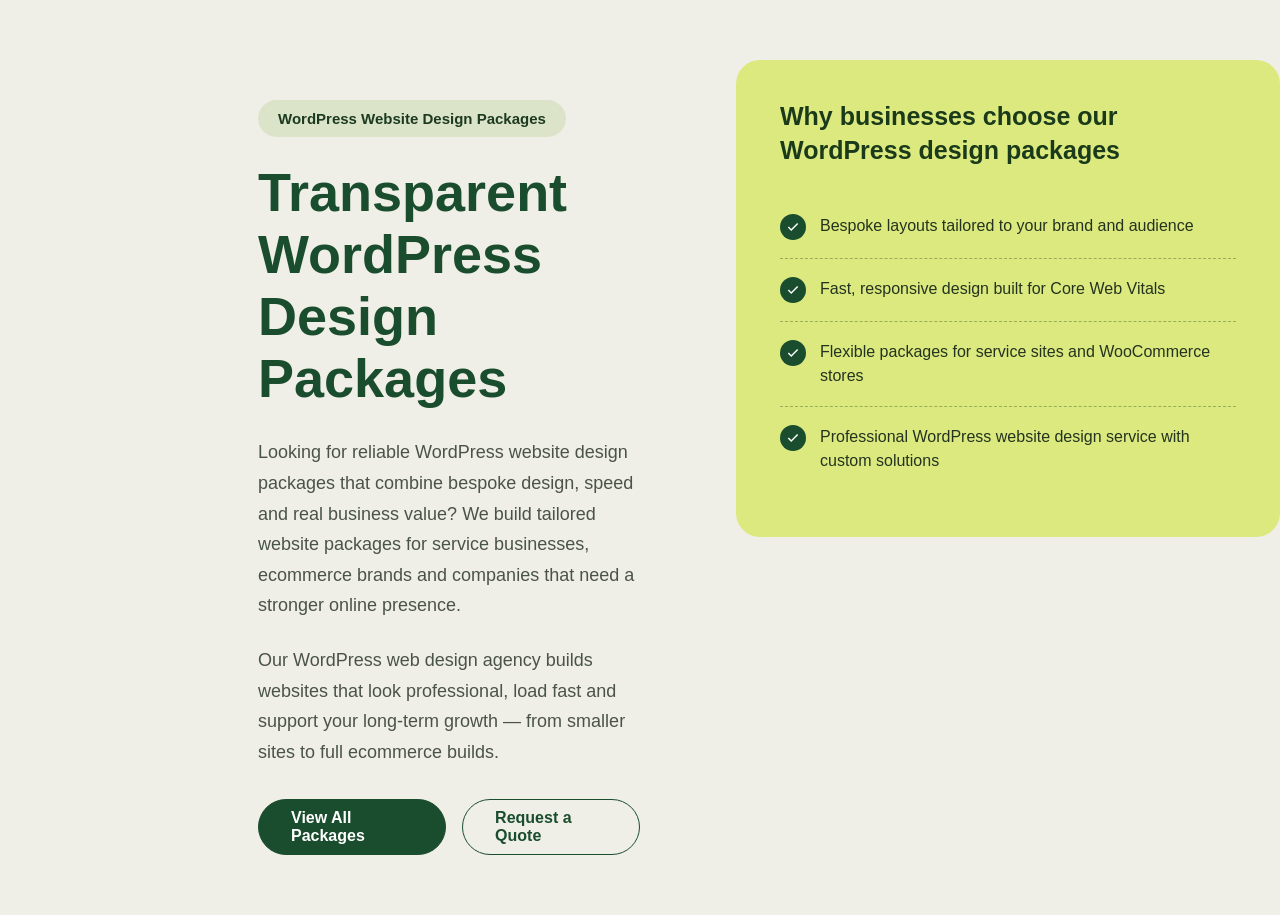
<file: WordPress Agency _ WordPress Design, Development, WooCommerce & SEO _ SiteMile/experim.html>
<!DOCTYPE html>
<html lang="en">
<head>
<meta charset="UTF-8">
<title>Transparent WordPress Design Packages</title>
<style>
  * {
    box-sizing: border-box;
  }

  body {
    font-family: 'Poppins', 'Segoe UI', Arial, sans-serif;
    background: #f0efe7;
    margin: 0;
    padding: 60px 0 60px 258px;
  }

  .hero-section {
    display: flex;
    gap: 96px;
  }

  .hero-content {
    flex: 1;
    padding-top: 40px;
  }

  .hero-content__badge {
    display: inline-block;
    background: #dbe4c9;
    color: #1c3a20;
    font-size: 15px;
    font-weight: 700;
    padding: 10px 20px;
    border-radius: 999px;
    margin-bottom: 24px;
  }

  .hero-content__title {
    font-size: 54px;
    font-weight: 800;
    line-height: 1.15;
    color: #1a4d2e;
    margin: 0 0 28px 0;
  }

  .hero-content__text {
    font-size: 18px;
    line-height: 1.7;
    color: #4a534a;
    margin: 0 0 24px 0;
  }

  .hero-content__actions {
    display: flex;
    gap: 16px;
    margin-top: 32px;
  }

  .hero-btn {
    display: inline-flex;
    align-items: center;
    height: 56px;
    padding: 0 32px;
    border-radius: 999px;
    font-size: 16px;
    font-weight: 700;
    text-decoration: none;
  }

  .hero-btn--solid {
    background: #1a4d2e;
    color: #ffffff;
    border: 1px solid #1a4d2e;
  }

  .hero-btn--outline {
    background: transparent;
    color: #1a4d2e;
    border: 1.5px solid #1a4d2e;
  }

  .hero-card {
    width: 544px;
    height: 477px;
    flex-shrink: 0;
    background: #dbe97f;
    border-radius: 24px;
    padding: 40px 44px;
  }

  .hero-card__title {
    font-size: 25px;
    font-weight: 800;
    line-height: 1.35;
    color: #1a3a1a;
    margin: 0 0 28px 0;
  }

  .hero-card__list {
    list-style: none;
    margin: 0;
    padding: 0;
  }

  .hero-card__list li {
    display: flex;
    align-items: flex-start;
    gap: 14px;
    padding: 18px 0;
    border-bottom: 1px dashed rgba(26, 58, 26, 0.35);
  }

  .hero-card__list li:last-child {
    border-bottom: none;
  }

  .hero-card__check {
    flex-shrink: 0;
    width: 26px;
    height: 26px;
    border-radius: 50%;
    background: #1a4d2e;
    display: flex;
    align-items: center;
    justify-content: center;
  }

  .hero-card__check svg {
    width: 14px;
    height: 14px;
    fill: none;
    stroke: #ffffff;
    stroke-width: 2.5;
  }

  .hero-card__list p {
    margin: 0;
    font-size: 16px;
    line-height: 1.5;
    color: #24331f;
  }
</style>
</head>
<body>

<div class="hero-section">

  <div class="hero-content">
    <span class="hero-content__badge">WordPress Website Design Packages</span>

    <h1 class="hero-content__title">Transparent WordPress Design Packages</h1>

    <p class="hero-content__text">
      Looking for reliable WordPress website design packages that combine bespoke design, speed and real business value? We build tailored website packages for service businesses, ecommerce brands and companies that need a stronger online presence.
    </p>

    <p class="hero-content__text">
      Our WordPress web design agency builds websites that look professional, load fast and support your long-term growth — from smaller sites to full ecommerce builds.
    </p>

    <div class="hero-content__actions">
      <a href="#" class="hero-btn hero-btn--solid">View All Packages</a>
      <a href="#" class="hero-btn hero-btn--outline">Request a Quote</a>
    </div>
  </div>

  <div class="hero-card">
    <h2 class="hero-card__title">Why businesses choose our WordPress design packages</h2>

    <ul class="hero-card__list">
      <li>
        <span class="hero-card__check">
          <svg viewBox="0 0 24 24"><polyline points="4 12 9 17 20 6"/></svg>
        </span>
        <p>Bespoke layouts tailored to your brand and audience</p>
      </li>
      <li>
        <span class="hero-card__check">
          <svg viewBox="0 0 24 24"><polyline points="4 12 9 17 20 6"/></svg>
        </span>
        <p>Fast, responsive design built for Core Web Vitals</p>
      </li>
      <li>
        <span class="hero-card__check">
          <svg viewBox="0 0 24 24"><polyline points="4 12 9 17 20 6"/></svg>
        </span>
        <p>Flexible packages for service sites and WooCommerce stores</p>
      </li>
      <li>
        <span class="hero-card__check">
          <svg viewBox="0 0 24 24"><polyline points="4 12 9 17 20 6"/></svg>
        </span>
        <p>Professional WordPress website design service with custom solutions</p>
      </li>
    </ul>
  </div>

</div>

</body>
</html>
</file>
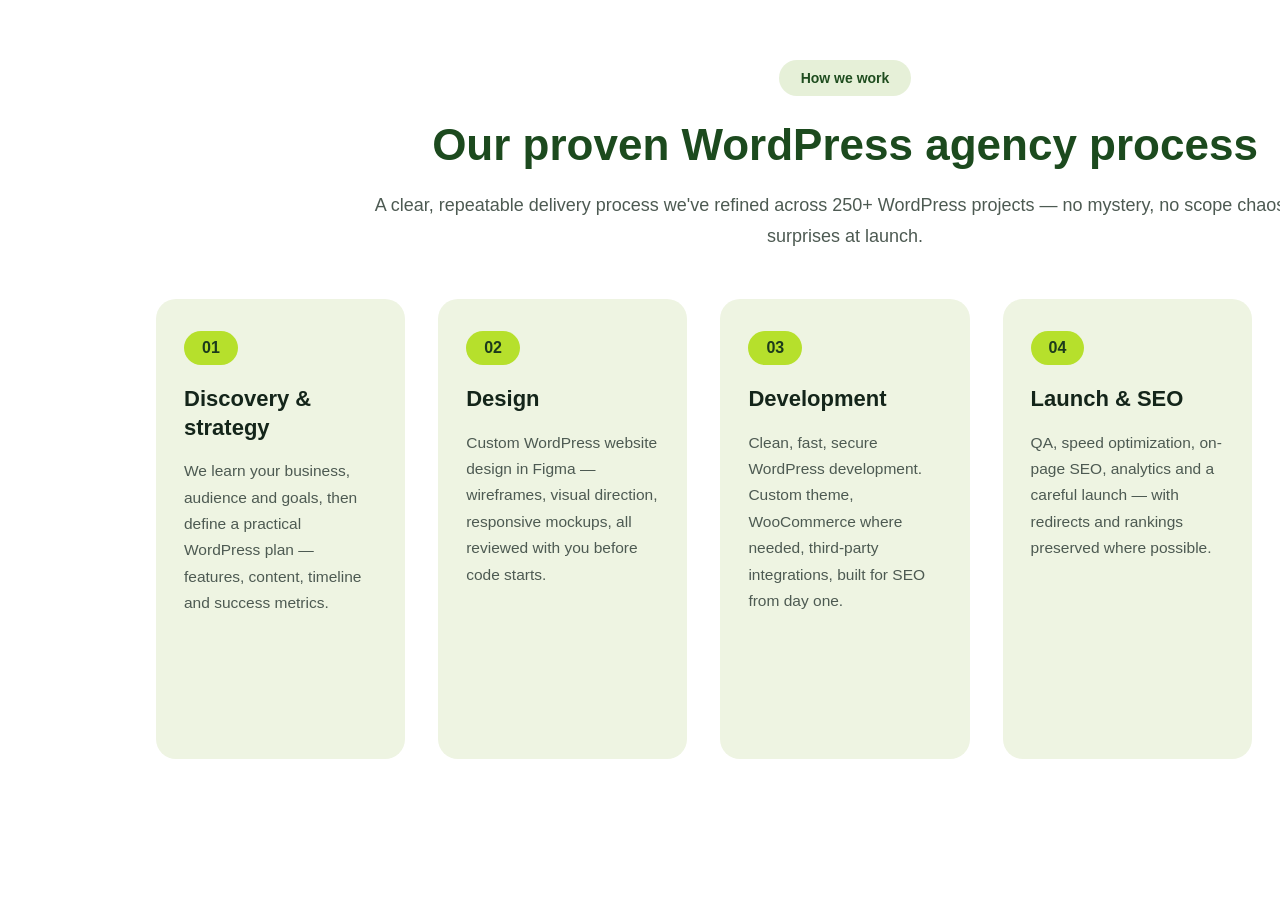
<file: WordPress Agency _ WordPress Design, Development, WooCommerce & SEO _ SiteMile/experimental.html/exp.html>
<!DOCTYPE html>
<html lang="en">
<head>
<meta charset="UTF-8">
<title>Our Proven WordPress Agency Process</title>
<style>
  * {
    box-sizing: border-box;
  }

  body {
    font-family: 'Poppins', 'Segoe UI', Arial, sans-serif;
    background: #ffffff;
    margin: 0;
    padding: 60px 40px;
  }

  .process-section {
    width: 1610px;
    text-align: center;
  }

  .process-section__badge {
    display: inline-block;
    background: #e6f0d8;
    color: #1f4d1f;
    font-size: 14px;
    font-weight: 700;
    padding: 10px 22px;
    border-radius: 999px;
    margin-bottom: 24px;
  }

  .process-section__title {
    font-size: 44px;
    font-weight: 800;
    color: #1c4a1e;
    margin: 0 0 20px 0;
  }

  .process-section__subtitle {
    font-size: 18px;
    line-height: 1.7;
    color: #4d5a52;
    max-width: 980px;
    margin: 0 auto 48px auto;
  }

  .process-grid {
    width: 1378px;
    margin: 0 auto;
    display: flex;
    gap: 33px;
    text-align: left;
  }

  .process-card {
    width: 250px;
    height: 460px;
    background: #eef4e2;
    border-radius: 20px;
    padding: 32px 28px;
  }

  .process-card__number {
    display: inline-block;
    background: #b6e02c;
    color: #1c3a1c;
    font-size: 16px;
    font-weight: 800;
    padding: 8px 18px;
    border-radius: 999px;
    margin-bottom: 20px;
  }

  .process-card__title {
    font-size: 22px;
    font-weight: 800;
    color: #14251a;
    line-height: 1.3;
    margin: 0 0 16px 0;
  }

  .process-card__text {
    font-size: 15.5px;
    line-height: 1.7;
    color: #4d5a52;
    margin: 0;
  }
</style>
</head>
<body>

<div class="process-section">

  <span class="process-section__badge">How we work</span>
  <h2 class="process-section__title">Our proven WordPress agency process</h2>
  <p class="process-section__subtitle">
    A clear, repeatable delivery process we've refined across 250+ WordPress projects — no mystery, no scope chaos, no surprises at launch.
  </p>

  <div class="process-grid">

    <div class="process-card">
      <span class="process-card__number">01</span>
      <h3 class="process-card__title">Discovery &amp; strategy</h3>
      <p class="process-card__text">We learn your business, audience and goals, then define a practical WordPress plan — features, content, timeline and success metrics.</p>
    </div>

    <div class="process-card">
      <span class="process-card__number">02</span>
      <h3 class="process-card__title">Design</h3>
      <p class="process-card__text">Custom WordPress website design in Figma — wireframes, visual direction, responsive mockups, all reviewed with you before code starts.</p>
    </div>

    <div class="process-card">
      <span class="process-card__number">03</span>
      <h3 class="process-card__title">Development</h3>
      <p class="process-card__text">Clean, fast, secure WordPress development. Custom theme, WooCommerce where needed, third-party integrations, built for SEO from day one.</p>
    </div>

    <div class="process-card">
      <span class="process-card__number">04</span>
      <h3 class="process-card__title">Launch &amp; SEO</h3>
      <p class="process-card__text">QA, speed optimization, on-page SEO, analytics and a careful launch — with redirects and rankings preserved where possible.</p>
    </div>

    <div class="process-card">
      <span class="process-card__number">05</span>
      <h3 class="process-card__title">Growth &amp; support</h3>
      <p class="process-card__text">Ongoing WordPress maintenance, monthly SEO, content updates and a dedicated team to keep you improving month after month.</p>
    </div>

  </div>

</div>

</body>
</html>
</file>
<file: css/style.css>
* {
  padding: 0;
  margin: 0;
  box-sizing: border-box;
}

body {
  font-family: "JetBrains Mono", monospace;
  /* word-spacing: -0.3em; */
}

nav {
  background-color: #0F5C31;
  display: flex;
  justify-content: space-around;
  align-items: center;
  margin-top: 15px;
  /* width: 100%; */
  height: 8vh;
  position: fixed;
  justify-self: center;
  border-radius: 30px;
  z-index: 99;
  gap: 80px;
  padding: 0 10px;
  width: 900px;
}

.site-p {
  color: white;
  font-size: 23.2px;
  font-weight: 800;
}

.nav-list {
  display: flex;
  gap: 40px;
  color: white;
  align-items: center;
  font-size: 15.04;
  font-weight: 600;
}

.nav-list li {
  display: inline-block;
}

.nav-list button {
  background-color: #B8EB08;
  color: #0B5B28;
  font-size: 15.2px;
  font-weight: 600;
  height: 35px;
  padding: 0 14px;
  border-radius: 18px;
  border: 1px solid #B8EB08;
}

.nav-list button:hover {
  background-color: #A6D700;
}

.Services {
  position: relative;
}

.Services-info {
  position: absolute;
  width: 250px;
  line-height: 2.5;
  font-size: 16px;
  font-weight: 550;
  margin-top: 26px;
  padding: 10px;
  visibility: hidden;
  background-color: black;
  border: 1px solid white;
  border-radius: 10px;
  opacity: 0.9;
}

.Services:hover .Services-info {
  visibility: visible;
}

.first-section {
  background: linear-gradient(to bottom, #104011, #01260E);
  padding: 100px 0 0 0;
  justify-content: center;
}

.first-sectiondiv {
  text-align: center;
  justify-self: center;
}

.WordPress {
  padding: 9px 12px 9px 18px;
  border-radius: 18px;
  font-size: 13.76px;
  font-weight: 700;
  color: #E5EE97;
  background-color: #1E5012;
  border: 1px solid #356510;
  margin-bottom: 20px;
}

.WordPress-h1 {
  color: white;
  font-size: 60px;
  text-align: center;
  align-items: center;
  font-weight: 600;
  width: 700px;
  justify-self: center;
  letter-spacing: -4px;
  line-height: 1.1;
}

.WordPress-h1 span {
  color: #B8EB08;
  font-style: italic;
  font-weight: 700;
  letter-spacing: -5.6px;
}

.first-sectiondiv p {
  color: white;
  opacity: 0.75;
  font-size: 23.2px;
  font-weight: 400;
  width: 900px;
  margin: 60px 0 30px 0;
  word-spacing: -0.3em;
}

.first-sectiondiv2 {
  display: flex;
  gap: 20px;
  justify-self: center;
  margin-bottom: 30px;
}

.btn1 {
  background-color: #B8EB08;
  font-size: 17px;
  font-weight: 600;
  height: 50px;
  padding: 0 14px;
  border-radius: 25px;
  border: 1px solid #B8EB08;
  opacity: 0.9;
}

.btn1:hover {
  background-color: #A6D700;
  height: 48px;
}

.btn2 {
  background-color: transparent;
  color: white;
  font-size: 17px;
  font-weight: 600;
  height: 50px;
  padding: 0 14px;
  border-radius: 25px;
  border: 1px solid white;
}

.btn2:hover {
  height: 49px;
  border: 2px solid white;
  background-color: #234B2F;
}

.first-sectiondiv3 {
  display: flex;
  gap: 20px;
  justify-self: center;
}

.first-sectiondiv3 button {
  color: white;
  opacity: 0.85;
  background-color: transparent;
  border: 1px solid #356510;
  font-size: 14px;
  font-weight: 700;
  padding: 9px 9px 9px 13px;
  margin-bottom: 20px;
  border-radius: 18px;
}

.first-sectiondiv img {
  width: 900px;
  margin-bottom: 20px;
}

.section2 {
  background: linear-gradient(to bottom, #104011, #01260E);
  padding: 40px 0 0 0;
  justify-content: center;
}

.section2-div {
  text-align: center;
  justify-self: center;
  color: white;
  display: flex;
  gap: 30px;
}

.section2-div div {
  display: flex;
  background-color: #0B5B28;
  align-items: center;
  gap: 15px;
  padding: 25px 0 25px 30px;
  width: 333px;
  margin-bottom: 40px;
  border-radius: 12px;
}

.section2-div div p {
  width: 135px;
  font-size: 25px;
  font-weight: 500;
}

.section2-div div h1 {
  font-size: 68px;
  font-weight: 900;
}

.section2-h2 {
  justify-self: center;
  text-align: center;
  color: #E6EF97;
  font-size: 30px;
  font-weight: 700;
  word-spacing: -0.3em;
  width: 920px;
  margin-bottom: 40px;
}

.trusted {
  background-color: #F7F6F0;
  padding: 15px 0;
  text-align: center;
}

.trusted p {}

.trusted button {
  background-color: #FFFFFF;
  color: #0F5D31;
  font-size: 19px;
  font-family: 900;
  padding: 10px 9px;
  border-radius: 25px;
  border: 1px solid #FFFFFF;
}

.trusted-div {
  display: grid;
  grid-template-columns: repeat(4, 1fr);
  gap: 20px;
  justify-self: center;
  margin: 20px 0;
  text-align: center;
}

.trust-div {
  display: flex;
  gap: 20px;
  justify-self: center;
  align-items: center;
}

.Agency-service {
  background-color: #F2EFE8;
  padding: 80px 0 40px 0;
  text-align: center;
}

.Agency-service h1 {
  color: rgb(8, 78, 0);
  font-size: 50px;
  font-weight: 900;
  word-spacing: -1.2rem;
}

.smart {
  color: #24412F;
  font-size: 18px;
  font-weight: 400;
  width: 850px;
  word-spacing: -0.6rem;
  justify-self: center;
  margin: 10px 0 20px 0;
}

.Agency-card {
  display: grid;
  grid-template-columns: repeat(3, 1fr);
  gap: 20px;
  justify-self: center;

}

.Agency-card div {
  background-color: #DCE88A;
  padding: 0 0 0 30px;
  width: 330px;
  border-radius: 15px;
  height: 80vh;
  display: flex;
  flex-direction: column;


}

.Agency-card img {
  width: 60px;
  margin-top: 30px;
}

.Agency-card h3 {
  font-size: 32px;
  font-weight: 900;
  width: 270px;
  text-align: start;
  margin: 20px 0 20px 0;
  color: #01260E;
}

.Agency-card p {
  font-size: 20px;
  font-weight: 400;
  width: 300px;
  padding-right: 40px;
  text-align: start;
  margin-bottom: 40px;
  font-family: Arial, Helvetica, sans-serif;
  color: #24412F;

}

.Agency-card button {
  background-color: #B8EB08;
  padding: 13px;
  border-radius: 25px;
  border: 1px solid #B8EB08;
  width: 120px;
  font-size: 18px;
  font-weight: 400;
  margin-top: auto;
  margin-bottom: 20px;

}

.Agency-card2 {
  background-color: #DCE88A;
  margin: 20px 170px 0 170px;
  border-radius: 15px;
  display: flex;
  flex-direction: column;
  padding: 0 0 30px 30px;
}

.Agency-card2 img {
  width: 60px;
  margin-top: 30px;
}

.Agency-card2 h1 {
  font-size: 32px;
  font-weight: 900;
  text-align: start;
  margin: 20px 0 20px 0;
  color: #01260E;
  word-spacing: 0.1px;
}

.Agency-card2 p {
  font-size: 20px;
  font-weight: 200;
  padding-right: 40px;
  text-align: start;
  margin-bottom: 40px;
  font-family: Arial, Helvetica, sans-serif;
  color: #24412F;
}

.Agency-card2 button {
  background-color: #B8EB08;
  padding: 13px;
  border-radius: 25px;
  border: 1px solid #B8EB08;
  width: 120px;
  font-size: 18px;
  font-weight: 400;
  margin-top: auto;
  margin-bottom: 20px;
}


.process-section {
  text-align: center;
  padding: 60px 0;
  font-family: 'Poppins', 'Segoe UI', Arial, sans-serif;
  background: #ffffff;
  margin: 0;
}

.process-section__badge {
  display: inline-block;
  background: #e6f0d8;
  color: #1f4d1f;
  font-size: 14px;
  font-weight: 700;
  padding: 10px 22px;
  border-radius: 999px;
  margin-bottom: 24px;
}

.process-section__title {
  font-size: 44px;
  font-weight: 800;
  color: #1c4a1e;
  margin: 0 0 20px 0;
}

.process-section__subtitle {
  font-size: 18px;
  line-height: 1.7;
  color: #4d5a52;
  width: 790px;
  margin: 0 auto 48px auto;
}

.process-grid {
  margin: 0 auto;
  display: flex;
  gap: 20px;
  text-align: left;
  justify-self: center;
  margin: 0 180px;
}

.process-card {
  width: 190px;
  background: #eef4e2;
  border-radius: 20px;
  padding: 20px 28px;

}

.process-card__number {
  display: inline-block;
  background: #b6e02c;
  color: #1c3a1c;
  font-size: 16px;
  font-weight: 800;
  padding: 8px 18px;
  border-radius: 999px;
  margin-bottom: 20px;
}

.process-card__title {
  font-size: 22px;
  font-weight: 800;
  color: #14251a;
  line-height: 1.3;
  margin: 0 0 16px 0;
}

.process-card__text {
  font-size: 15.5px;
  line-height: 1.7;
  color: #4d5a52;
  margin: 0;
}

.hero-section {
  display: flex;
  gap: 1px;
  padding: 70px 0;
  font-family: 'Poppins', 'Segoe UI', Arial, sans-serif;
}

.hero-content {
  flex: 1;
  /* padding-top: 40px; */
}

.hero-content__badge {
  display: inline-block;
  background: #dbe4c9;
  color: #1c3a20;
  font-size: 15px;
  font-weight: 700;
  padding: 10px 20px;
  border-radius: 999px;
  margin-bottom: 10px;
}

.hero-content__title {
  font-size: 44px;
  font-weight: 700;
  /* line-height: 1.15; */
  color: #1a4d2e;
  margin: 0 0 15px 0;
  width: 600px;
}

.hero-content__text {
  font-size: 18px;
  line-height: 1.4;
  width: 590px;
  color: #4a534a;
  margin: 0 0 10px 0;
}

.hero-content__actions {
  display: flex;
  gap: 16px;
  margin-top: 22px;
}

.hero-btn {
  display: inline-flex;
  align-items: center;
  height: 46px;
  padding: 0 32px;
  border-radius: 999px;
  font-size: 16px;
  font-weight: 700;
  text-decoration: none;
}

.hero-btn--solid {
  background: #1a4d2e;
  color: #ffffff;
  border: 1px solid #1a4d2e;
}

.hero-btn--outline {
  background: transparent;
  color: #1a4d2e;
  border: 1.5px solid #1a4d2e;
}

.hero-btn--outline:hover {

  background-color: #0F5C31;
  color: white;
}

.hero-card {
  flex-shrink: 0;
  background: #dbe97f;
  border-radius: 24px;
  padding: 20px 20px 0 20px;
  height: 55vh;
}

.hero-card__title {
  font-size: 20px;
  font-weight: 700;
  width: 320px;
  color: #1a3a1a;
  margin: 0 0 15px 0;
}

.hero-card__list {
  list-style: none;
  margin: 0;
  padding: 0;
}

.hero-card__list li {
  display: flex;
  align-items: flex-start;
  gap: 8px;
  padding: 10px 0;
  border-bottom: 1px dashed rgba(26, 58, 26, 0.35);
}

.hero-card__list li:last-child {
  border-bottom: none;
}

.hero-card__check {
  flex-shrink: 0;
  width: 26px;
  height: 26px;
  border-radius: 50%;
  background: #1a4d2e;
  display: flex;
  align-items: center;
  justify-content: center;
}

.hero-card__check svg {
  width: 14px;
  height: 14px;
  fill: none;
  stroke: #ffffff;
  stroke-width: 2.5;
}

.hero-card__list p {
  margin: 0;
  font-size: 16px;
  width: 300px;
  color: #24331f;
}

.section3 {
  background-color: #F2EFE8;
  padding: 0 170px;
  padding-bottom: 60px;
}

.pricing-grid {
  width: 100%;
  max-width: 1354px;
  display: flex;
  gap: 22px;
  padding-bottom: 40px;
  justify-content: center;
  font-family: 'Poppins', 'Segoe UI', Arial, sans-serif;

}

.pricing-card {
  flex: 1;
  background: #ffffff;
  border-radius: 20px;
  height: 50vh;
  padding: 20px 40px 10px 20px;
  display: flex;
  flex-direction: column;
  position: relative;
}

.pricing-card--featured {
  background: #eef8d5;
  border: 2px solid #1a4d2e;
  padding-top: 36px;
  display: flex;
  flex-direction: column;
}

.pricing-card__badge {
  position: absolute;
  top: -18px;
  left: 50%;
  transform: translateX(-50%);
  background: #1a4d2e;
  color: #b6e02c;
  font-size: 13px;
  font-weight: 800;
  letter-spacing: 0.5px;
  padding: 10px 24px;
  border-radius: 999px;
  white-space: nowrap;
}

.pricing-card__title {
  font-size: 23px;
  font-weight: 800;
  color: #14251a;
  margin: 0 0 0px 0;
}

.pricing-card__price {
  font-size: 36px;
  font-weight: 800;
  color: #1a4d2e;
  margin: 0 0 14px 0;
}

.pricing-card__text {
  font-size: 16px;
  line-height: 1.65;
  color: #4a534a;
  margin: 0 0 10px 0;
}

.pricing-btn {
  display: flex;
  align-items: center;
  justify-content: center;
  height: 60px;
  border-radius: 999px;
  font-size: 16px;
  font-weight: 700;
  text-decoration: none;
  margin-top: auto;
  margin-bottom: 15px;

}

.pricing-btn--outline {
  background: transparent;
  color: #1a4d2e;
  border: 1.5px solid #1a4d2e;
}

.pricing-btn--outline:hover {
  background-color: #0F5C31;
  color: white;
}

.pricing-btn--solid {
  background: #b6e02c;
  color: #14251a;
  border: none;
  padding: 12px 0;
  margin-top: auto;
  margin-bottom: 0;
}

.pricing-btn--solid:hover {
  background-color: #A6D700;
}

.cta-card {
  height: 270px;
  background: #ffffff;
  border-radius: 24px;
  box-shadow: 0 20px 40px rgba(0, 0, 0, 0.05);
  display: flex;
  flex-direction: column;
  align-items: center;
  justify-content: center;
  text-align: center;
  padding: 0 60px;
  font-family: 'Poppins', 'Segoe UI', Arial, sans-serif;
  display: flex;
  justify-content: center;
}

.cta-card__title {
  font-size: 34px;
  font-weight: 600;
  color: #1a4d2e;
  margin: 0 0 20px 0;
}

.cta-card__text {
  font-size: 18px;
  line-height: 1.6;
  color: #4a534a;
  max-width: 720px;
  margin: 0 0 32px 0;
}

.cta-card__btn {
  display: inline-flex;
  align-items: center;
  justify-content: center;
  height: 60px;
  padding: 0 40px;
  background: #1a4d2e;
  color: #ffffff;
  font-size: 17px;
  font-weight: 700;
  text-decoration: none;
  border-radius: 999px;
  box-shadow: 0 10px 24px rgba(26, 77, 46, 0.3);
}

.section4 {
  padding: 60px 170px;
  background-color: #EDF5DF;
  font-family: 'Poppins', 'Segoe UI', Arial, sans-serif;
}

.section4 button {
  background-color: #E0EADA;
  color: #0F5C31;
  font-size: 13px;
  font-weight: 600;
  padding: 8px 9px;
  border-radius: 25px;
  border: 1px solid #EDF5DF;
  margin-bottom: 10px;
}

.section4 h2 {
  color: #0B4E2A;
  font-size: 45px;
  width: 720px;
  word-spacing: -0.3rem;
  margin-bottom: 10px;
}

.p-d {
  color: #0B5B28;
  width: 650px;
}

.section4-grid {
  display: grid;
  grid-template-columns: repeat(3, 1fr);
  gap: 20px;
  margin: 20px 0 0 0;
}

.section4-grid div {
  background-color: #FBFDF9;
  border-radius: 25px;
  padding: 30px 25px 25px 25px;
}

.section4-grid h3 {
  color: #0A351D;
  font-weight: 600px;
  font-size: 25px;
  margin-bottom: 20px;
}

.section4-grid img {
  width: 60px;
  background-color: #D1EC81;
  padding: 15px;
  border-radius: 15px;
  margin-bottom: 15px;
}

.section4-grid p {
  color: #0B4E2A;
}


.industries-section {
  text-align: center;
  justify-content: center;
  padding: 60px 170px;
  font-family: 'Poppins', 'Segoe UI', Arial, sans-serif;
  background: #ffffff;
}

.industries-section__badge {
  display: inline-block;
  background: #ECF2EF;
  color: #1f4d1f;
  font-size: 15px;
  font-weight: 700;
  padding: 10px 22px;
  border-radius: 999px;
  margin-bottom: 24px;
}

.industries-section__title {
  font-size: 42px;
  font-weight: 700;
  line-height: 1.1;
  width: 790px;
  justify-self: center;
  color: #1a4d2e;
  margin: 0 0 24px 0;
  word-spacing: -0.3rem;
}

.industries-section__subtitle {
  font-size: 15px;
  line-height: 1.4;
  color: #5a6b5a;
  width: 700px;
  margin: 0 auto 48px auto;
}

.industries-grid {
  display: grid;
  grid-template-columns: repeat(4, 1fr);
  gap: 20px;
}

.industry-tag {
  width: 250px;
  height: 45px;
  background: #eef4de;
  border-radius: 14px;
  display: flex;
  align-items: center;
  padding: 0 20px;
  font-size: 15px;
  font-weight: 500;
  color: #1a3a1a;
}

.industry-tag:hover {
  background-color: #E9F3CC;
  height: 43px;
}

.work-section {
  text-align: center;
  justify-content: center;
  padding: 50px 170px;
  font-family: 'Poppins', 'Segoe UI', Arial, sans-serif;
  background: #F5F9EB;
}

.showcase-grid {
  display: flex;
  gap: 20px;
  margin-bottom: 48px;

}

.showcase-card {
  width: 350px;
  /* height: 350px; */
  background: #ffffff;
  border-radius: 20px;
  overflow: hidden;
  display: flex;
  flex-direction: column;
}

.showcase-card__image {
  height: 190px;
  position: relative;
  display: flex;
  align-items: flex-end;
  padding: 20px 24px;
}

.showcase-card__image--woo {
  background: linear-gradient(135deg, #f5a94e 0%, #ea4d7c 100%);
}

.showcase-card__image--custom {
  background: linear-gradient(135deg, #14b892 0%, #1a7fd6 100%);
}

.showcase-card__image--seo {
  background: linear-gradient(135deg, #9fd923 0%, #1a6b2e 100%);
}

.showcase-card__badge {
  display: inline-block;
  background: rgba(0, 0, 0, 0.35);
  color: #ffffff;
  font-size: 13px;
  font-weight: 700;
  letter-spacing: 0.5px;
  padding: 10px 15px;
  border-radius: 999px;
}

.showcase-card__body {
  flex: 1;
  padding: 28px 32px;
  display: flex;
  flex-direction: column;
  text-align: left;
}

.showcase-card__title {
  font-size: 22px;
  font-weight: 600;
  color: #14251a;
  margin: 0 0 11px 0;
}

.showcase-card__text {
  font-size: 15.5px;
  line-height: 1.4;
  color: #4a534a;
  margin: 0 0 10px 0;
  flex: 1;

}

.showcase-card__link {
  font-size: 16px;
  font-weight: 700;
  color: #1a4d2e;
  text-decoration: none;
}

.showcase-cta {
  display: inline-flex;
  align-items: center;
  justify-content: center;
  width: 300px;
  height: 60px;
  background: #1a4d2e;
  color: #ffffff;
  font-size: 15px;
  font-weight: 600;
  text-decoration: underline;
  border-radius: 999px;
}

.business-owner {
  text-align: center;
  justify-content: center;
  padding: 50px 170px;
  font-family: 'Poppins', 'Segoe UI', Arial, sans-serif;
}

.owner-flex {
  display: flex;
  gap: 10px;
}

.owner-card span {
  color: #D8B20A;
  font-size: 20px;
  margin-bottom: 20px;
}

.initial-flex {
  display: flex;
  align-items: center;
  gap: 10px;
}

.owner-card {
  background-color: #F5F9E9;
  display: flex;
  flex-direction: column;
  padding: 20px 0px 20px 20px;
  text-align: left;
  border-radius: 19px;
  margin-bottom: 60px;
}

.owner-card p {
  font-size: 15px;
  font-weight: 400;
  width: 257px;
  line-height: 1.5;
  color: #22392A;
  margin-bottom: 20px;
}

.mr {
  background-color: #B8EB08;
  border-radius: 50%;
  padding: 9px;
  color: #0B5B28;
  font-size: 15px;
}

.al {
  background-color: #DCE88A;
  border-radius: 50%;
  padding: 9px;
  color: #0F5C31;
  font-size: 15px;
}

.dj {
  background-color: #0F5C31;
  border-radius: 50%;
  padding: 9px;
  color: white;
  font-size: 15px;
}

.initial {
  color: #22392A;
}

.more {
  color: #0A351D;
  text-decoration: underline;
  word-spacing: -0.2rem;
  font-weight: 600;
  margin-bottom: 150px;
}

.professional {
  margin-top: 220px;
  margin-bottom: 180px;
}

.professional h2 {
  font-size: 32px;
  font-weight: 600;
  color: #4D4D4D;
  margin-bottom: 10px;
}

.professional p {
  width: 864px;
  color: #4D4D4D;
  margin-bottom: 20px;

}

.professional p a {
  color: #F10979;
}

.professional p a:hover {
  color: #CEC117;
}

.professional-flex {
  display: flex;
  gap: 30px;
  margin-bottom: 60px;
}

.professional-flex img {
  width: 60px;
  margin-bottom: 15px;
}

.professional-flex h2 {
  width: 290px;
  margin-bottom: 15px;
  font-weight: 500;
}

.professional-flex p {
  opacity: 0.75;
  line-height: 1.9;
}

.landing-page {
  background-color: black;
  color: white;
  padding: 60px 0;
  text-align: center;
  margin-bottom: 40px;
}

.landing-page h2 {
  font-size: 32px;
  font-weight: 600;
  word-spacing: -0.5rem;
  margin-bottom: 10px;
}

.landing-page h3 {
  font-weight: 500px;
  word-spacing: -0.4rem;
  margin-bottom: 30px;
}

.landing-page a {
  color: white;
  background-color: #0F5C31;
  padding: 15px;
  border-radius: 25px;
  word-spacing: -0.4rem;
}

.premium {
  text-align: center;
}

.premium h3 {
  color: #F10979;
  font-size: 28px;
  font-weight: 600;
  margin-bottom: 5px;
}

.premium h4 {
  color: #212529;
  margin-bottom: 40px;
}

.premium-flex {
  display: flex;
  gap: 20px;
  margin: 0px 0 80px 130px;
}

.premium-a {
  color: white;
  background-color: #0F5C31;
  border-radius: 35px;
  padding: 20px 15px;
}

.premium img {
  margin-top: 30px;
  margin-bottom: 20px;
}

.premium-flex img {
  width: 270px;
  margin-top: -0.2px;
}

.premium-flexed {
  display: flex;
  flex-direction: column;
  background-color: #FFFFFF;
  border: 1px solid #DEDEDE;
  border-radius: 5px;
}

.premium-flexed a {
  color: #F10979;
  width: 250px;
  text-align: left;
  font-weight: 700;
  font-size: 18px;
  margin-bottom: 10px;
  word-spacing: -0.4rem;
  padding-left: 15px;
}


.premium-flexed a:hover {
  color: #CEC117;
}

.premium-flexed p {
  text-align: left;
  padding-left: 15px;
  margin-bottom: 50px;
}

.Development {
  background-color: #F9F9F9;
  text-align: center;
  padding: 30px 134px 0 140px;
}

.Development h2 {
  color: #F10979;
  font-weight: 700;
  font-size: 32px;
  margin: 0 0 15px 0;
}

.Development p {
  color: #212529;
  line-height: 1.4;
  margin-bottom: 60px;
}

.Development a {
  color: #F10979;
}

.Development a:hover {
  color: #CEC117;
}

.Development button {
  color: white;
  background-color: #0F5C31;
  padding: 30px 23px;
  border-radius: 39px;
  border: 1px solid #0F5C31;
  margin-bottom: 50px;
  font-size: 20px;
  font-weight: 700;
  text-decoration: underline;
}

.banner {
  font-family: 'Poppins', 'Segoe UI', Arial, sans-serif;
  background: #ffffff;
  margin: 0;
  padding: 0 100px 60px 100px;
  display: flex;
  justify-content: center;
}

.club-banner {
  height: 300px;
  background: linear-gradient(120deg, #7a0e52 0%, #8a1060 40%, #9c1878 100%);
  border-radius: 16px;
  box-shadow: 0 40px 60px -10px rgba(122, 90, 220, 0.35);
  display: flex;
  flex-direction: column;
  align-items: center;
  justify-content: center;
  text-align: center;
  padding: 0 90px;
}

.club-banner__text {
  font-size: 28px;
  line-height: 1.4;
  color: #f5f0f5;
  width: 830px;
  margin: 0 0 48px 0;
}

.club-banner__btn {
  display: inline-flex;
  align-items: center;
  justify-content: center;
  width: 173px;
  height: 70px;
  background: #c3e024;
  color: #1a1a1a;
  font-size: 20px;
  font-weight: 700;
  text-decoration: underline;
  border-radius: 60px;
}

.FAQS {
  text-align: center;
  background-color: #F4F8EB;
  padding: 60px 0 0 0;
  font-family: 'Poppins', 'Segoe UI', Arial, sans-serif;
  background: #eaf2dd;
  margin: 0;
  padding: 60px 240px;
  justify-content: center;
}


.faq-list {
  display: flex;
  flex-direction: column;
  gap: 20px;
}

.faq-item {
  height: 61px;
  background: #ffffff;
  border-radius: 20px;
  display: flex;
  align-items: center;
  justify-content: space-between;
  padding: 0 30px;
}

.faq-item__question {
  font-size: 20px;
  font-weight: 600;
  color: #14251a;
  margin: 0;
}

.faq-item__icon {
  flex-shrink: 0;
  width: 22px;
  height: 22px;
  margin-left: 24px;
}

.faq-item__icon svg {
  width: 100%;
  height: 100%;
  fill: none;
  stroke: #1a4d2e;
  stroke-width: 2.4;
}

.cta-section {
  padding: 30px 140px;
  font-family: 'Poppins', 'Segoe UI', Arial, sans-serif;
  background: #E2F3B7;
  margin: 0;
  display: flex;
  justify-content: center;
}


.cta-hero {
  height: 440px;
  background: linear-gradient(135deg, #cdeb8f 0%, #a9d94a 100%);
  border-radius: 28px;
  position: relative;
  overflow: hidden;
  display: flex;
  flex-direction: column;
  align-items: center;
  justify-content: center;
  text-align: center;
}

.cta-hero__blob {
  position: absolute;
  border-radius: 50%;
  background: rgba(255, 255, 255, 0.18);
}

.cta-hero__blob--1 {
  width: 80px;
  height: 80px;
  top: 40px;
  left: 160px;
}

.cta-hero__blob--2 {
  width: 280px;
  height: 280px;
  top: -70px;
  right: -10px;
}

.cta-hero__blob--3 {
  width: 240px;
  height: 240px;
  bottom: -120px;
  left: -9px;
}

.cta-hero__content {
  position: relative;
  z-index: 1;
  padding: 0 80px;
}

.cta-hero__title {
  font-size: 68px;
  font-weight: 600;
  line-height: 1.15;
  color: #1a4d2e;
  margin: 0 0 32px 0;
}

.cta-hero__subtitle {
  font-size: 20px;
  line-height: 1.5;
  color: #244a2c;
  max-width: 940px;
  margin: 0 auto 44px auto;
}

.cta-hero__btn {
  display: inline-flex;
  align-items: center;
  gap: 20px;
  background: #1a4d2e;
  color: #ffffff;
  font-size: 19px;
  font-weight: 700;
  text-decoration: none;
  padding: 6px 10px 6px 27px;
  border-radius: 999px;
}

.cta-hero__btn-icon {
  width: 60px;
  height: 60px;
  background: #c3e024;
  border-radius: 50%;
  display: flex;
  align-items: center;
  justify-content: center;
}

.cta-hero__btn-icon svg {
  width: 24px;
  height: 24px;
  fill: none;
  stroke: #1a4d2e;
  stroke-width: 2.4;
}

.section-footer {
  font-family: 'Poppins', 'Segoe UI', Arial, sans-serif;
  background: #0c1b13;
  margin: 0;
  display: flex;
  justify-content: center;
}

.footer {
  background-color: #0c1b13;
  padding: 50px 140px 0 140px;
}

.footer__top {
  display: flex;
  gap: 30px;
  padding-bottom: 40px;
  border-bottom: 1px solid rgba(255, 255, 255, 0.08);
}


.footer__logo {
  display: flex;
  align-items: center;
  gap: 8px;
  margin-bottom: 24px;
}

.footer__brand img {
  width: 120px;
}

.footer__logo-icon {
  width: 26px;
  height: 26px;
  background: linear-gradient(135deg, #f5a623 0%, #ea4d4d 100%);
  clip-path: polygon(25% 0%, 75% 0%, 100% 50%, 75% 100%, 25% 100%, 0% 50%);
}

.footer__logo-text {
  font-size: 22px;
  font-weight: 800;
  color: #ffffff;
}

.footer__featured {
  font-size: 15px;
  color: #c9d4cb;
}

.footer__col {
  flex: 1;
}

.footer__col-title {
  font-size: 19px;
  font-weight: 800;
  color: #ffffff;
  margin: 0 0 28px 0;
}

.footer__col ul {
  list-style: none;
  margin: 0;
  padding: 0;
}

.footer__col li {
  margin-bottom: 13px;
}

.footer__col a {
  font-size: 15.5px;
  color: #b9e08a;
  text-decoration: none;
}

.footer__col .footer__phone-label {
  font-size: 15.5px;
  color: #ffffff;
  font-weight: 700;
}

.footer__col .footer__phone-number {
  color: #ff3d7f;
  text-decoration: underline;
  font-weight: 700;
}

.footer__trust {
  display: flex;
  align-items: center;
  justify-content: center;
  gap: 80px;
  padding: 40px 0;
}

.footer__trust img {
  width: 120px;
}


.footer__copyright {
  text-align: center;
  font-size: 17px;
  font-weight: 700;
  color: #ffffff;
  padding-top: 8px;
  padding-bottom: 60px;
}
</file>
<file: sitesmile.css>
* {
  padding: 0;
  margin: 0;
  box-sizing: border-box;
}

body {
  font-family: "JetBrains Mono", monospace;
  /* word-spacing: -0.3em; */
}

nav {
  background-color: #0F5C31;
  display: flex;
  justify-content: space-around;
  align-items: center;
  margin-top: 15px;
  /* width: 100%; */
  height: 8vh;
  position: fixed;
  justify-self: center;
  border-radius: 30px;
  z-index: 99;
  gap: 80px;
  padding: 0 10px;
  width: 900px;
}

.site-p {
  color: white;
  font-size: 23.2px;
  font-weight: 800;
}

.nav-list {
  display: flex;
  gap: 40px;
  color: white;
  align-items: center;
  font-size: 15.04;
  font-weight: 600;
}

.nav-list li {
  display: inline-block;
}

.nav-list button {
  background-color: #B8EB08;
  color: #0B5B28;
  font-size: 15.2px;
  font-weight: 600;
  height: 35px;
  padding: 0 14px;
  border-radius: 18px;
  border: 1px solid #B8EB08;
}

.nav-list button:hover {
  background-color: #A6D700;
}

.Services {
  position: relative;
}

.Services-info {
  position: absolute;
  width: 250px;
  line-height: 2.5;
  font-size: 16px;
  font-weight: 550;
  margin-top: 26px;
  padding: 10px;
  visibility: hidden;
  background-color: black;
  border: 1px solid white;
  border-radius: 10px;
  opacity: 0.9;
}

.Services:hover .Services-info {
  visibility: visible;
}

.first-section {
  background: linear-gradient(to bottom, #104011, #01260E);
  padding: 100px 0 0 0;
  justify-content: center;
}

.first-sectiondiv {
  text-align: center;
  justify-self: center;
}

.WordPress {
  padding: 9px 12px 9px 18px;
  border-radius: 18px;
  font-size: 13.76px;
  font-weight: 700;
  color: #E5EE97;
  background-color: #1E5012;
  border: 1px solid #356510;
  margin-bottom: 20px;
}

.WordPress-h1 {
  color: white;
  font-size: 60px;
  text-align: center;
  align-items: center;
  font-weight: 600;
  width: 700px;
  justify-self: center;
  letter-spacing: -4px;
  line-height: 1.1;
}

.WordPress-h1 span {
  color: #B8EB08;
  font-style: italic;
  font-weight: 700;
  letter-spacing: -5.6px;
}

.first-sectiondiv p {
  color: white;
  opacity: 0.75;
  font-size: 23.2px;
  font-weight: 400;
  width: 900px;
  margin: 60px 0 30px 0;
  word-spacing: -0.3em;
}

.first-sectiondiv2 {
  display: flex;
  gap: 20px;
  justify-self: center;
  margin-bottom: 30px;
}

.btn1 {
  background-color: #B8EB08;
  font-size: 17px;
  font-weight: 600;
  height: 50px;
  padding: 0 14px;
  border-radius: 25px;
  border: 1px solid #B8EB08;
  opacity: 0.9;
}

.btn1:hover {
  background-color: #A6D700;
  height: 48px;
}

.btn2 {
  background-color: transparent;
  color: white;
  font-size: 17px;
  font-weight: 600;
  height: 50px;
  padding: 0 14px;
  border-radius: 25px;
  border: 1px solid white;
}

.btn2:hover {
  height: 49px;
  border: 2px solid white;
  background-color: #234B2F;
}

.first-sectiondiv3 {
  display: flex;
  gap: 20px;
  justify-self: center;
}

.first-sectiondiv3 button {
  color: white;
  opacity: 0.85;
  background-color: transparent;
  border: 1px solid #356510;
  font-size: 14px;
  font-weight: 700;
  padding: 9px 9px 9px 13px;
  margin-bottom: 20px;
  border-radius: 18px;
}

.first-sectiondiv img {
  width: 900px;
  margin-bottom: 20px;
}

.section2 {
  background: linear-gradient(to bottom, #104011, #01260E);
  padding: 40px 0 0 0;
  justify-content: center;
}

.section2-div {
  text-align: center;
  justify-self: center;
  color: white;
  display: flex;
  gap: 30px;
}

.section2-div div {
  display: flex;
  background-color: #0B5B28;
  align-items: center;
  gap: 15px;
  padding: 25px 0 25px 30px;
  width: 333px;
  margin-bottom: 40px;
  border-radius: 12px;
}

.section2-div div p {
  width: 135px;
  font-size: 25px;
  font-weight: 500;
}

.section2-div div h1 {
  font-size: 68px;
  font-weight: 900;
}

.section2-h2 {
  justify-self: center;
  text-align: center;
  color: #E6EF97;
  font-size: 30px;
  font-weight: 700;
  word-spacing: -0.3em;
  width: 920px;
  margin-bottom: 40px;
}

.trusted {
  background-color: #F7F6F0;
  padding: 15px 0;
  text-align: center;
}

.trusted p {}

.trusted button {
  background-color: #FFFFFF;
  color: #0F5D31;
  font-size: 19px;
  font-family: 900;
  padding: 10px 9px;
  border-radius: 25px;
  border: 1px solid #FFFFFF;
}

.trusted-div {
  display: grid;
  grid-template-columns: repeat(4, 1fr);
  gap: 20px;
  justify-self: center;
  margin: 20px 0;
  text-align: center;
}

.trust-div {
  display: flex;
  gap: 20px;
  justify-self: center;
  align-items: center;
}

.Agency-service {
  background-color: #F2EFE8;
  padding: 80px 0 40px 0;
  text-align: center;
}

.Agency-service h1 {
  color: rgb(8, 78, 0);
  font-size: 50px;
  font-weight: 900;
  word-spacing: -1.2rem;
}

.smart {
  color: #24412F;
  font-size: 18px;
  font-weight: 400;
  width: 850px;
  word-spacing: -0.6rem;
  justify-self: center;
  margin: 10px 0 20px 0;
}

.Agency-card {
  display: grid;
  grid-template-columns: repeat(3, 1fr);
  gap: 20px;
  justify-self: center;

}

.Agency-card div {
  background-color: #DCE88A;
  padding: 0 0 0 30px;
  width: 330px;
  border-radius: 15px;
  height: 80vh;
  display: flex;
  flex-direction: column;


}

.Agency-card img {
  width: 60px;
  margin-top: 30px;
}

.Agency-card h3 {
  font-size: 32px;
  font-weight: 900;
  width: 270px;
  text-align: start;
  margin: 20px 0 20px 0;
  color: #01260E;
}

.Agency-card p {
  font-size: 20px;
  font-weight: 400;
  width: 300px;
  padding-right: 40px;
  text-align: start;
  margin-bottom: 40px;
  font-family: Arial, Helvetica, sans-serif;
  color: #24412F;

}

.Agency-card button {
  background-color: #B8EB08;
  padding: 13px;
  border-radius: 25px;
  border: 1px solid #B8EB08;
  width: 120px;
  font-size: 18px;
  font-weight: 400;
  margin-top: auto;
  margin-bottom: 20px;

}

.Agency-card2 {
  background-color: #DCE88A;
  margin: 20px 170px 0 170px;
  border-radius: 15px;
  display: flex;
  flex-direction: column;
  padding: 0 0 30px 30px;
}

.Agency-card2 img {
  width: 60px;
  margin-top: 30px;
}

.Agency-card2 h1 {
  font-size: 32px;
  font-weight: 900;
  text-align: start;
  margin: 20px 0 20px 0;
  color: #01260E;
  word-spacing: 0.1px;
}

.Agency-card2 p {
  font-size: 20px;
  font-weight: 200;
  padding-right: 40px;
  text-align: start;
  margin-bottom: 40px;
  font-family: Arial, Helvetica, sans-serif;
  color: #24412F;
}

.Agency-card2 button {
  background-color: #B8EB08;
  padding: 13px;
  border-radius: 25px;
  border: 1px solid #B8EB08;
  width: 120px;
  font-size: 18px;
  font-weight: 400;
  margin-top: auto;
  margin-bottom: 20px;
}


.process-section {
  text-align: center;
  padding: 60px 0;
  font-family: 'Poppins', 'Segoe UI', Arial, sans-serif;
  background: #ffffff;
  margin: 0;
}

.process-section__badge {
  display: inline-block;
  background: #e6f0d8;
  color: #1f4d1f;
  font-size: 14px;
  font-weight: 700;
  padding: 10px 22px;
  border-radius: 999px;
  margin-bottom: 24px;
}

.process-section__title {
  font-size: 44px;
  font-weight: 800;
  color: #1c4a1e;
  margin: 0 0 20px 0;
}

.process-section__subtitle {
  font-size: 18px;
  line-height: 1.7;
  color: #4d5a52;
  width: 790px;
  margin: 0 auto 48px auto;
}

.process-grid {
  margin: 0 auto;
  display: flex;
  gap: 20px;
  text-align: left;
  justify-self: center;
  margin: 0 180px;
}

.process-card {
  width: 190px;
  background: #eef4e2;
  border-radius: 20px;
  padding: 20px 28px;

}

.process-card__number {
  display: inline-block;
  background: #b6e02c;
  color: #1c3a1c;
  font-size: 16px;
  font-weight: 800;
  padding: 8px 18px;
  border-radius: 999px;
  margin-bottom: 20px;
}

.process-card__title {
  font-size: 22px;
  font-weight: 800;
  color: #14251a;
  line-height: 1.3;
  margin: 0 0 16px 0;
}

.process-card__text {
  font-size: 15.5px;
  line-height: 1.7;
  color: #4d5a52;
  margin: 0;
}

.hero-section {
  display: flex;
  gap: 1px;
  padding: 70px 0;
  font-family: 'Poppins', 'Segoe UI', Arial, sans-serif;
}

.hero-content {
  flex: 1;
  /* padding-top: 40px; */
}

.hero-content__badge {
  display: inline-block;
  background: #dbe4c9;
  color: #1c3a20;
  font-size: 15px;
  font-weight: 700;
  padding: 10px 20px;
  border-radius: 999px;
  margin-bottom: 10px;
}

.hero-content__title {
  font-size: 44px;
  font-weight: 700;
  /* line-height: 1.15; */
  color: #1a4d2e;
  margin: 0 0 15px 0;
  width: 600px;
}

.hero-content__text {
  font-size: 18px;
  line-height: 1.4;
  width: 590px;
  color: #4a534a;
  margin: 0 0 10px 0;
}

.hero-content__actions {
  display: flex;
  gap: 16px;
  margin-top: 22px;
}

.hero-btn {
  display: inline-flex;
  align-items: center;
  height: 46px;
  padding: 0 32px;
  border-radius: 999px;
  font-size: 16px;
  font-weight: 700;
  text-decoration: none;
}

.hero-btn--solid {
  background: #1a4d2e;
  color: #ffffff;
  border: 1px solid #1a4d2e;
}

.hero-btn--outline {
  background: transparent;
  color: #1a4d2e;
  border: 1.5px solid #1a4d2e;
}

.hero-btn--outline:hover {

  background-color: #0F5C31;
  color: white;
}

.hero-card {
  flex-shrink: 0;
  background: #dbe97f;
  border-radius: 24px;
  padding: 20px 20px 0 20px;
  height: 55vh;
}

.hero-card__title {
  font-size: 20px;
  font-weight: 700;
  width: 320px;
  color: #1a3a1a;
  margin: 0 0 15px 0;
}

.hero-card__list {
  list-style: none;
  margin: 0;
  padding: 0;
}

.hero-card__list li {
  display: flex;
  align-items: flex-start;
  gap: 8px;
  padding: 10px 0;
  border-bottom: 1px dashed rgba(26, 58, 26, 0.35);
}

.hero-card__list li:last-child {
  border-bottom: none;
}

.hero-card__check {
  flex-shrink: 0;
  width: 26px;
  height: 26px;
  border-radius: 50%;
  background: #1a4d2e;
  display: flex;
  align-items: center;
  justify-content: center;
}

.hero-card__check svg {
  width: 14px;
  height: 14px;
  fill: none;
  stroke: #ffffff;
  stroke-width: 2.5;
}

.hero-card__list p {
  margin: 0;
  font-size: 16px;
  width: 300px;
  color: #24331f;
}

.section3 {
  background-color: #F2EFE8;
  padding: 0 170px;
  padding-bottom: 60px;
}

.pricing-grid {
  width: 100%;
  max-width: 1354px;
  display: flex;
  gap: 22px;
  padding-bottom: 40px;
  justify-content: center;
  font-family: 'Poppins', 'Segoe UI', Arial, sans-serif;

}

.pricing-card {
  flex: 1;
  background: #ffffff;
  border-radius: 20px;
  height: 50vh;
  padding: 20px 40px 10px 20px;
  display: flex;
  flex-direction: column;
  position: relative;
}

.pricing-card--featured {
  background: #eef8d5;
  border: 2px solid #1a4d2e;
  padding-top: 36px;
  display: flex;
  flex-direction: column;
}

.pricing-card__badge {
  position: absolute;
  top: -18px;
  left: 50%;
  transform: translateX(-50%);
  background: #1a4d2e;
  color: #b6e02c;
  font-size: 13px;
  font-weight: 800;
  letter-spacing: 0.5px;
  padding: 10px 24px;
  border-radius: 999px;
  white-space: nowrap;
}

.pricing-card__title {
  font-size: 23px;
  font-weight: 800;
  color: #14251a;
  margin: 0 0 0px 0;
}

.pricing-card__price {
  font-size: 36px;
  font-weight: 800;
  color: #1a4d2e;
  margin: 0 0 14px 0;
}

.pricing-card__text {
  font-size: 16px;
  line-height: 1.65;
  color: #4a534a;
  margin: 0 0 10px 0;
}

.pricing-btn {
  display: flex;
  align-items: center;
  justify-content: center;
  height: 60px;
  border-radius: 999px;
  font-size: 16px;
  font-weight: 700;
  text-decoration: none;
  margin-top: auto;
  margin-bottom: 15px;

}

.pricing-btn--outline {
  background: transparent;
  color: #1a4d2e;
  border: 1.5px solid #1a4d2e;
}

.pricing-btn--outline:hover {
  background-color: #0F5C31;
  color: white;
}

.pricing-btn--solid {
  background: #b6e02c;
  color: #14251a;
  border: none;
  padding: 12px 0;
  margin-top: auto;
  margin-bottom: 0;
}

.pricing-btn--solid:hover {
  background-color: #A6D700;
}

.cta-card {
  height: 270px;
  background: #ffffff;
  border-radius: 24px;
  box-shadow: 0 20px 40px rgba(0, 0, 0, 0.05);
  display: flex;
  flex-direction: column;
  align-items: center;
  justify-content: center;
  text-align: center;
  padding: 0 60px;
  font-family: 'Poppins', 'Segoe UI', Arial, sans-serif;
  display: flex;
  justify-content: center;
}

.cta-card__title {
  font-size: 34px;
  font-weight: 600;
  color: #1a4d2e;
  margin: 0 0 20px 0;
}

.cta-card__text {
  font-size: 18px;
  line-height: 1.6;
  color: #4a534a;
  max-width: 720px;
  margin: 0 0 32px 0;
}

.cta-card__btn {
  display: inline-flex;
  align-items: center;
  justify-content: center;
  height: 60px;
  padding: 0 40px;
  background: #1a4d2e;
  color: #ffffff;
  font-size: 17px;
  font-weight: 700;
  text-decoration: none;
  border-radius: 999px;
  box-shadow: 0 10px 24px rgba(26, 77, 46, 0.3);
}

.section4 {
  padding: 60px 170px;
  background-color: #EDF5DF;
  font-family: 'Poppins', 'Segoe UI', Arial, sans-serif;
}

.section4 button {
  background-color: #E0EADA;
  color: #0F5C31;
  font-size: 13px;
  font-weight: 600;
  padding: 8px 9px;
  border-radius: 25px;
  border: 1px solid #EDF5DF;
  margin-bottom: 10px;
}

.section4 h2 {
  color: #0B4E2A;
  font-size: 45px;
  width: 720px;
  word-spacing: -0.3rem;
  margin-bottom: 10px;
}

.p-d {
  color: #0B5B28;
  width: 650px;
}

.section4-grid {
  display: grid;
  grid-template-columns: repeat(3, 1fr);
  gap: 20px;
  margin: 20px 0 0 0;
}

.section4-grid div {
  background-color: #FBFDF9;
  border-radius: 25px;
  padding: 30px 25px 25px 25px;
}

.section4-grid h3 {
  color: #0A351D;
  font-weight: 600px;
  font-size: 25px;
  margin-bottom: 20px;
}

.section4-grid img {
  width: 60px;
  background-color: #D1EC81;
  padding: 15px;
  border-radius: 15px;
  margin-bottom: 15px;
}

.section4-grid p {
  color: #0B4E2A;
}


.industries-section {
  text-align: center;
  justify-content: center;
  padding: 60px 170px;
  font-family: 'Poppins', 'Segoe UI', Arial, sans-serif;
  background: #ffffff;
}

.industries-section__badge {
  display: inline-block;
  background: #ECF2EF;
  color: #1f4d1f;
  font-size: 15px;
  font-weight: 700;
  padding: 10px 22px;
  border-radius: 999px;
  margin-bottom: 24px;
}

.industries-section__title {
  font-size: 42px;
  font-weight: 700;
  line-height: 1.1;
  width: 790px;
  justify-self: center;
  color: #1a4d2e;
  margin: 0 0 24px 0;
  word-spacing: -0.3rem;
}

.industries-section__subtitle {
  font-size: 15px;
  line-height: 1.4;
  color: #5a6b5a;
  width: 700px;
  margin: 0 auto 48px auto;
}

.industries-grid {
  display: grid;
  grid-template-columns: repeat(4, 1fr);
  gap: 20px;
}

.industry-tag {
  width: 250px;
  height: 45px;
  background: #eef4de;
  border-radius: 14px;
  display: flex;
  align-items: center;
  padding: 0 20px;
  font-size: 15px;
  font-weight: 500;
  color: #1a3a1a;
}

.industry-tag:hover {
  background-color: #E9F3CC;
  height: 43px;
}

.work-section {
  text-align: center;
  justify-content: center;
  padding: 50px 170px;
  font-family: 'Poppins', 'Segoe UI', Arial, sans-serif;
  background: #F5F9EB;
}

.showcase-grid {
  display: flex;
  gap: 20px;
  margin-bottom: 48px;

}

.showcase-card {
  width: 350px;
  /* height: 350px; */
  background: #ffffff;
  border-radius: 20px;
  overflow: hidden;
  display: flex;
  flex-direction: column;
}

.showcase-card__image {
  height: 190px;
  position: relative;
  display: flex;
  align-items: flex-end;
  padding: 20px 24px;
}

.showcase-card__image--woo {
  background: linear-gradient(135deg, #f5a94e 0%, #ea4d7c 100%);
}

.showcase-card__image--custom {
  background: linear-gradient(135deg, #14b892 0%, #1a7fd6 100%);
}

.showcase-card__image--seo {
  background: linear-gradient(135deg, #9fd923 0%, #1a6b2e 100%);
}

.showcase-card__badge {
  display: inline-block;
  background: rgba(0, 0, 0, 0.35);
  color: #ffffff;
  font-size: 13px;
  font-weight: 700;
  letter-spacing: 0.5px;
  padding: 10px 15px;
  border-radius: 999px;
}

.showcase-card__body {
  flex: 1;
  padding: 28px 32px;
  display: flex;
  flex-direction: column;
  text-align: left;
}

.showcase-card__title {
  font-size: 22px;
  font-weight: 600;
  color: #14251a;
  margin: 0 0 11px 0;
}

.showcase-card__text {
  font-size: 15.5px;
  line-height: 1.4;
  color: #4a534a;
  margin: 0 0 10px 0;
  flex: 1;

}

.showcase-card__link {
  font-size: 16px;
  font-weight: 700;
  color: #1a4d2e;
  text-decoration: none;
}

.showcase-cta {
  display: inline-flex;
  align-items: center;
  justify-content: center;
  width: 300px;
  height: 60px;
  background: #1a4d2e;
  color: #ffffff;
  font-size: 15px;
  font-weight: 600;
  text-decoration: underline;
  border-radius: 999px;
}

.business-owner {
  text-align: center;
  justify-content: center;
  padding: 50px 170px;
  font-family: 'Poppins', 'Segoe UI', Arial, sans-serif;
}

.owner-flex {
  display: flex;
  gap: 10px;
}

.owner-card span {
  color: #D8B20A;
  font-size: 20px;
  margin-bottom: 20px;
}

.initial-flex {
  display: flex;
  align-items: center;
  gap: 10px;
}

.owner-card {
  background-color: #F5F9E9;
  display: flex;
  flex-direction: column;
  padding: 20px 0px 20px 20px;
  text-align: left;
  border-radius: 19px;
  margin-bottom: 60px;
}

.owner-card p {
  font-size: 15px;
  font-weight: 400;
  width: 257px;
  line-height: 1.5;
  color: #22392A;
  margin-bottom: 20px;
}

.mr {
  background-color: #B8EB08;
  border-radius: 50%;
  padding: 9px;
  color: #0B5B28;
  font-size: 15px;
}

.al {
  background-color: #DCE88A;
  border-radius: 50%;
  padding: 9px;
  color: #0F5C31;
  font-size: 15px;
}

.dj {
  background-color: #0F5C31;
  border-radius: 50%;
  padding: 9px;
  color: white;
  font-size: 15px;
}

.initial {
  color: #22392A;
}

.more {
  color: #0A351D;
  text-decoration: underline;
  word-spacing: -0.2rem;
  font-weight: 600;
  margin-bottom: 150px;
}

.professional {
  margin-top: 220px;
  margin-bottom: 180px;
}

.professional h2 {
  font-size: 32px;
  font-weight: 600;
  color: #4D4D4D;
  margin-bottom: 10px;
}

.professional p {
  width: 864px;
  color: #4D4D4D;
  margin-bottom: 20px;

}

.professional p a {
  color: #F10979;
}

.professional p a:hover {
  color: #CEC117;
}

.professional-flex {
  display: flex;
  gap: 30px;
  margin-bottom: 60px;
}

.professional-flex img {
  width: 60px;
  margin-bottom: 15px;
}

.professional-flex h2 {
  width: 290px;
  margin-bottom: 15px;
  font-weight: 500;
}

.professional-flex p {
  opacity: 0.75;
  line-height: 1.9;
}

.landing-page {
  background-color: black;
  color: white;
  padding: 60px 0;
  text-align: center;
  margin-bottom: 40px;
}

.landing-page h2 {
  font-size: 32px;
  font-weight: 600;
  word-spacing: -0.5rem;
  margin-bottom: 10px;
}

.landing-page h3 {
  font-weight: 500px;
  word-spacing: -0.4rem;
  margin-bottom: 30px;
}

.landing-page a {
  color: white;
  background-color: #0F5C31;
  padding: 15px;
  border-radius: 25px;
  word-spacing: -0.4rem;
}

.premium {
  text-align: center;
}

.premium h3 {
  color: #F10979;
  font-size: 28px;
  font-weight: 600;
  margin-bottom: 5px;
}

.premium h4 {
  color: #212529;
  margin-bottom: 40px;
}

.premium-flex {
  display: flex;
  gap: 20px;
  margin: 0px 0 80px 130px;
}

.premium-a {
  color: white;
  background-color: #0F5C31;
  border-radius: 35px;
  padding: 20px 15px;
}

.premium img {
  margin-top: 30px;
  margin-bottom: 20px;
}

.premium-flex img {
  width: 270px;
  margin-top: -0.2px;
}

.premium-flexed {
  display: flex;
  flex-direction: column;
  background-color: #FFFFFF;
  border: 1px solid #DEDEDE;
  border-radius: 5px;
}

.premium-flexed a {
  color: #F10979;
  width: 250px;
  text-align: left;
  font-weight: 700;
  font-size: 18px;
  margin-bottom: 10px;
  word-spacing: -0.4rem;
  padding-left: 15px;
}


.premium-flexed a:hover {
  color: #CEC117;
}

.premium-flexed p {
  text-align: left;
  padding-left: 15px;
  margin-bottom: 50px;
}

.Development {
  background-color: #F9F9F9;
  text-align: center;
  padding: 30px 134px 0 140px;
}

.Development h2 {
  color: #F10979;
  font-weight: 700;
  font-size: 32px;
  margin: 0 0 15px 0;
}

.Development p {
  color: #212529;
  line-height: 1.4;
  margin-bottom: 60px;
}

.Development a {
  color: #F10979;
}

.Development a:hover {
  color: #CEC117;
}

.Development button {
  color: white;
  background-color: #0F5C31;
  padding: 30px 23px;
  border-radius: 39px;
  border: 1px solid #0F5C31;
  margin-bottom: 50px;
  font-size: 20px;
  font-weight: 700;
  text-decoration: underline;
}

.banner {
  font-family: 'Poppins', 'Segoe UI', Arial, sans-serif;
  background: #ffffff;
  margin: 0;
  padding: 0 100px 60px 100px;
  display: flex;
  justify-content: center;
}

.club-banner {
  height: 300px;
  background: linear-gradient(120deg, #7a0e52 0%, #8a1060 40%, #9c1878 100%);
  border-radius: 16px;
  box-shadow: 0 40px 60px -10px rgba(122, 90, 220, 0.35);
  display: flex;
  flex-direction: column;
  align-items: center;
  justify-content: center;
  text-align: center;
  padding: 0 90px;
}

.club-banner__text {
  font-size: 28px;
  line-height: 1.4;
  color: #f5f0f5;
  width: 830px;
  margin: 0 0 48px 0;
}

.club-banner__btn {
  display: inline-flex;
  align-items: center;
  justify-content: center;
  width: 173px;
  height: 70px;
  background: #c3e024;
  color: #1a1a1a;
  font-size: 20px;
  font-weight: 700;
  text-decoration: underline;
  border-radius: 60px;
}

.FAQS {
  text-align: center;
  background-color: #F4F8EB;
  padding: 60px 0 0 0;
  font-family: 'Poppins', 'Segoe UI', Arial, sans-serif;
  background: #eaf2dd;
  margin: 0;
  padding: 60px 240px;
  justify-content: center;
}


.faq-list {
  display: flex;
  flex-direction: column;
  gap: 20px;
}

.faq-item {
  height: 61px;
  background: #ffffff;
  border-radius: 20px;
  display: flex;
  align-items: center;
  justify-content: space-between;
  padding: 0 30px;
}

.faq-item__question {
  font-size: 20px;
  font-weight: 600;
  color: #14251a;
  margin: 0;
}

.faq-item__icon {
  flex-shrink: 0;
  width: 22px;
  height: 22px;
  margin-left: 24px;
}

.faq-item__icon svg {
  width: 100%;
  height: 100%;
  fill: none;
  stroke: #1a4d2e;
  stroke-width: 2.4;
}

.cta-section {
  padding: 30px 140px;
  font-family: 'Poppins', 'Segoe UI', Arial, sans-serif;
  background: #E2F3B7;
  margin: 0;
  display: flex;
  justify-content: center;
}


.cta-hero {
  height: 440px;
  background: linear-gradient(135deg, #cdeb8f 0%, #a9d94a 100%);
  border-radius: 28px;
  position: relative;
  overflow: hidden;
  display: flex;
  flex-direction: column;
  align-items: center;
  justify-content: center;
  text-align: center;
}

.cta-hero__blob {
  position: absolute;
  border-radius: 50%;
  background: rgba(255, 255, 255, 0.18);
}

.cta-hero__blob--1 {
  width: 80px;
  height: 80px;
  top: 40px;
  left: 160px;
}

.cta-hero__blob--2 {
  width: 280px;
  height: 280px;
  top: -70px;
  right: -10px;
}

.cta-hero__blob--3 {
  width: 240px;
  height: 240px;
  bottom: -120px;
  left: -9px;
}

.cta-hero__content {
  position: relative;
  z-index: 1;
  padding: 0 80px;
}

.cta-hero__title {
  font-size: 68px;
  font-weight: 600;
  line-height: 1.15;
  color: #1a4d2e;
  margin: 0 0 32px 0;
}

.cta-hero__subtitle {
  font-size: 20px;
  line-height: 1.5;
  color: #244a2c;
  max-width: 940px;
  margin: 0 auto 44px auto;
}

.cta-hero__btn {
  display: inline-flex;
  align-items: center;
  gap: 20px;
  background: #1a4d2e;
  color: #ffffff;
  font-size: 19px;
  font-weight: 700;
  text-decoration: none;
  padding: 6px 10px 6px 27px;
  border-radius: 999px;
}

.cta-hero__btn-icon {
  width: 60px;
  height: 60px;
  background: #c3e024;
  border-radius: 50%;
  display: flex;
  align-items: center;
  justify-content: center;
}

.cta-hero__btn-icon svg {
  width: 24px;
  height: 24px;
  fill: none;
  stroke: #1a4d2e;
  stroke-width: 2.4;
}

.section-footer {
  font-family: 'Poppins', 'Segoe UI', Arial, sans-serif;
  background: #0c1b13;
  margin: 0;
  display: flex;
  justify-content: center;
}

.footer {
  background-color: #0c1b13;
  padding: 50px 140px 0 140px;
}

.footer__top {
  display: flex;
  gap: 30px;
  padding-bottom: 40px;
  border-bottom: 1px solid rgba(255, 255, 255, 0.08);
}


.footer__logo {
  display: flex;
  align-items: center;
  gap: 8px;
  margin-bottom: 24px;
}

.footer__brand img {
  width: 120px;
}

.footer__logo-icon {
  width: 26px;
  height: 26px;
  background: linear-gradient(135deg, #f5a623 0%, #ea4d4d 100%);
  clip-path: polygon(25% 0%, 75% 0%, 100% 50%, 75% 100%, 25% 100%, 0% 50%);
}

.footer__logo-text {
  font-size: 22px;
  font-weight: 800;
  color: #ffffff;
}

.footer__featured {
  font-size: 15px;
  color: #c9d4cb;
}

.footer__col {
  flex: 1;
}

.footer__col-title {
  font-size: 19px;
  font-weight: 800;
  color: #ffffff;
  margin: 0 0 28px 0;
}

.footer__col ul {
  list-style: none;
  margin: 0;
  padding: 0;
}

.footer__col li {
  margin-bottom: 13px;
}

.footer__col a {
  font-size: 15.5px;
  color: #b9e08a;
  text-decoration: none;
}

.footer__col .footer__phone-label {
  font-size: 15.5px;
  color: #ffffff;
  font-weight: 700;
}

.footer__col .footer__phone-number {
  color: #ff3d7f;
  text-decoration: underline;
  font-weight: 700;
}

.footer__trust {
  display: flex;
  align-items: center;
  justify-content: center;
  gap: 80px;
  padding: 40px 0;
}

.footer__trust img {
  width: 120px;
}


.footer__copyright {
  text-align: center;
  font-size: 17px;
  font-weight: 700;
  color: #ffffff;
  padding-top: 8px;
  padding-bottom: 60px;
}
</file>
